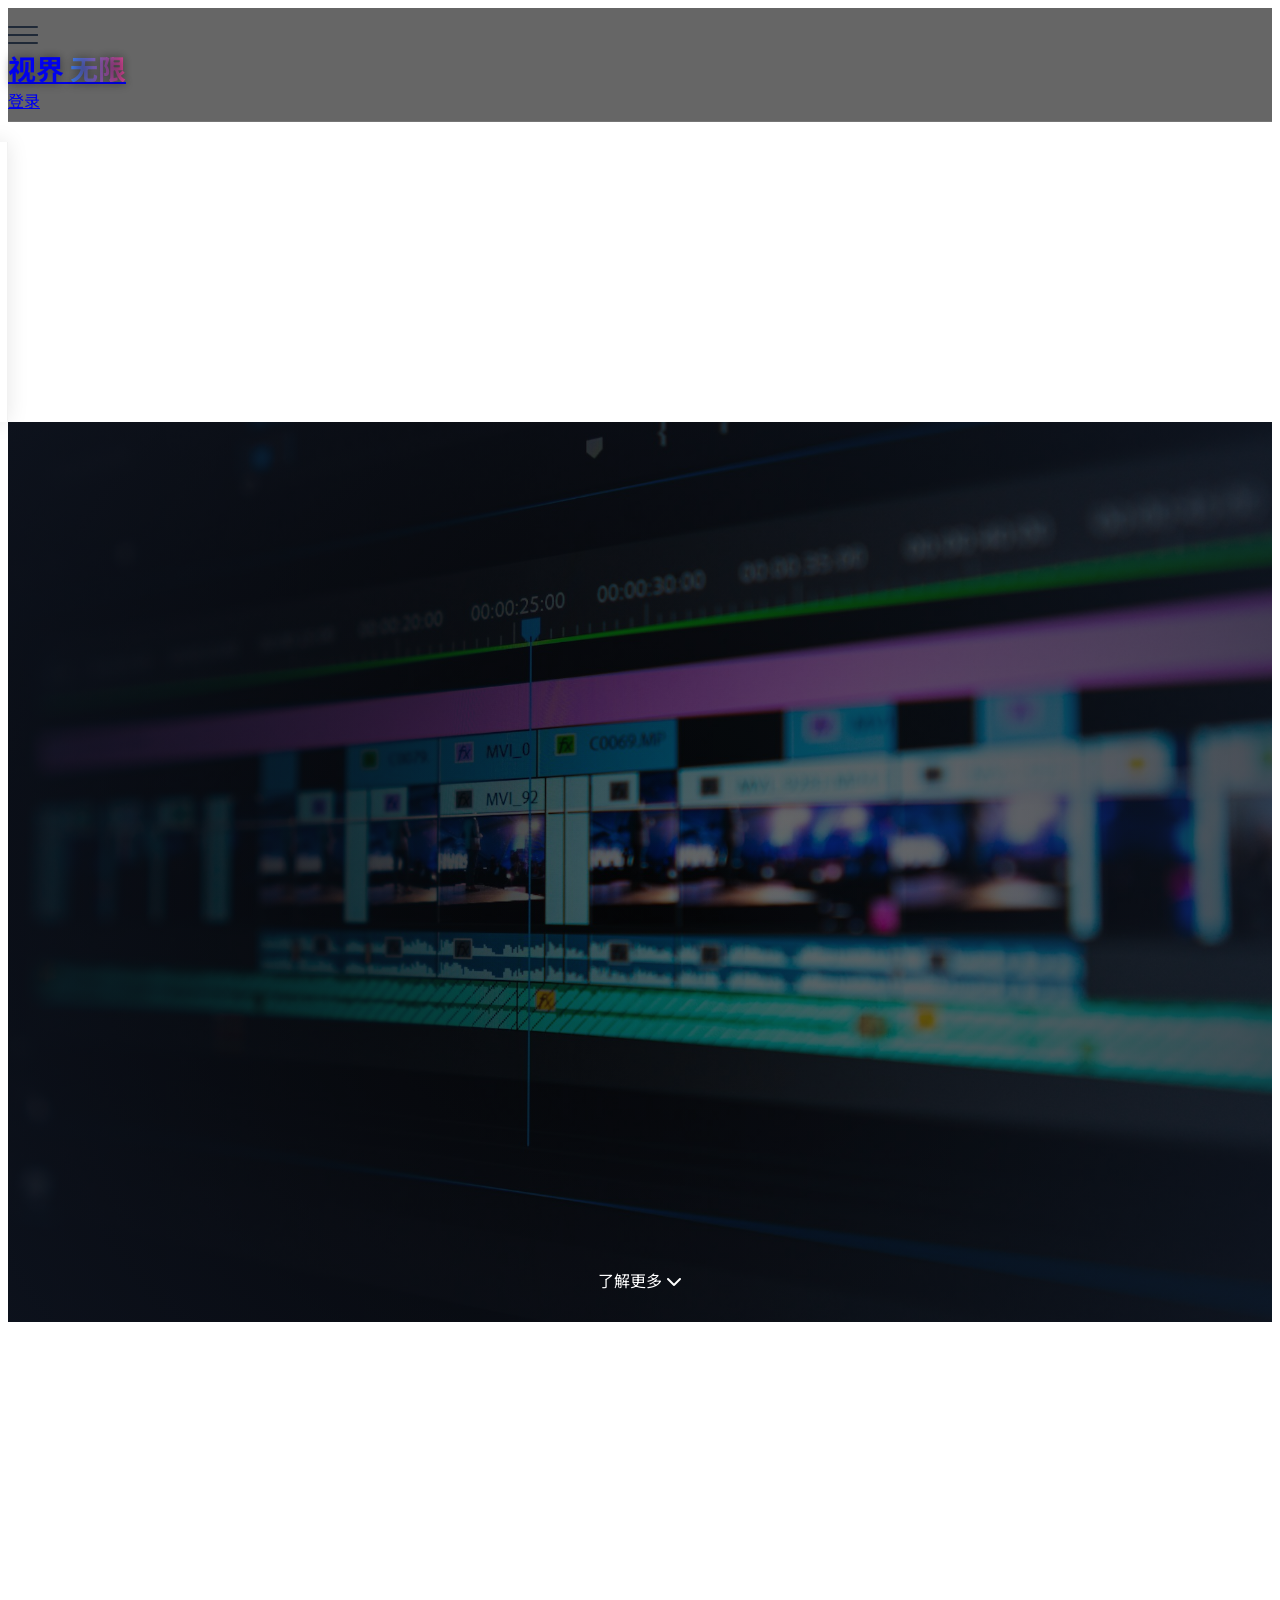
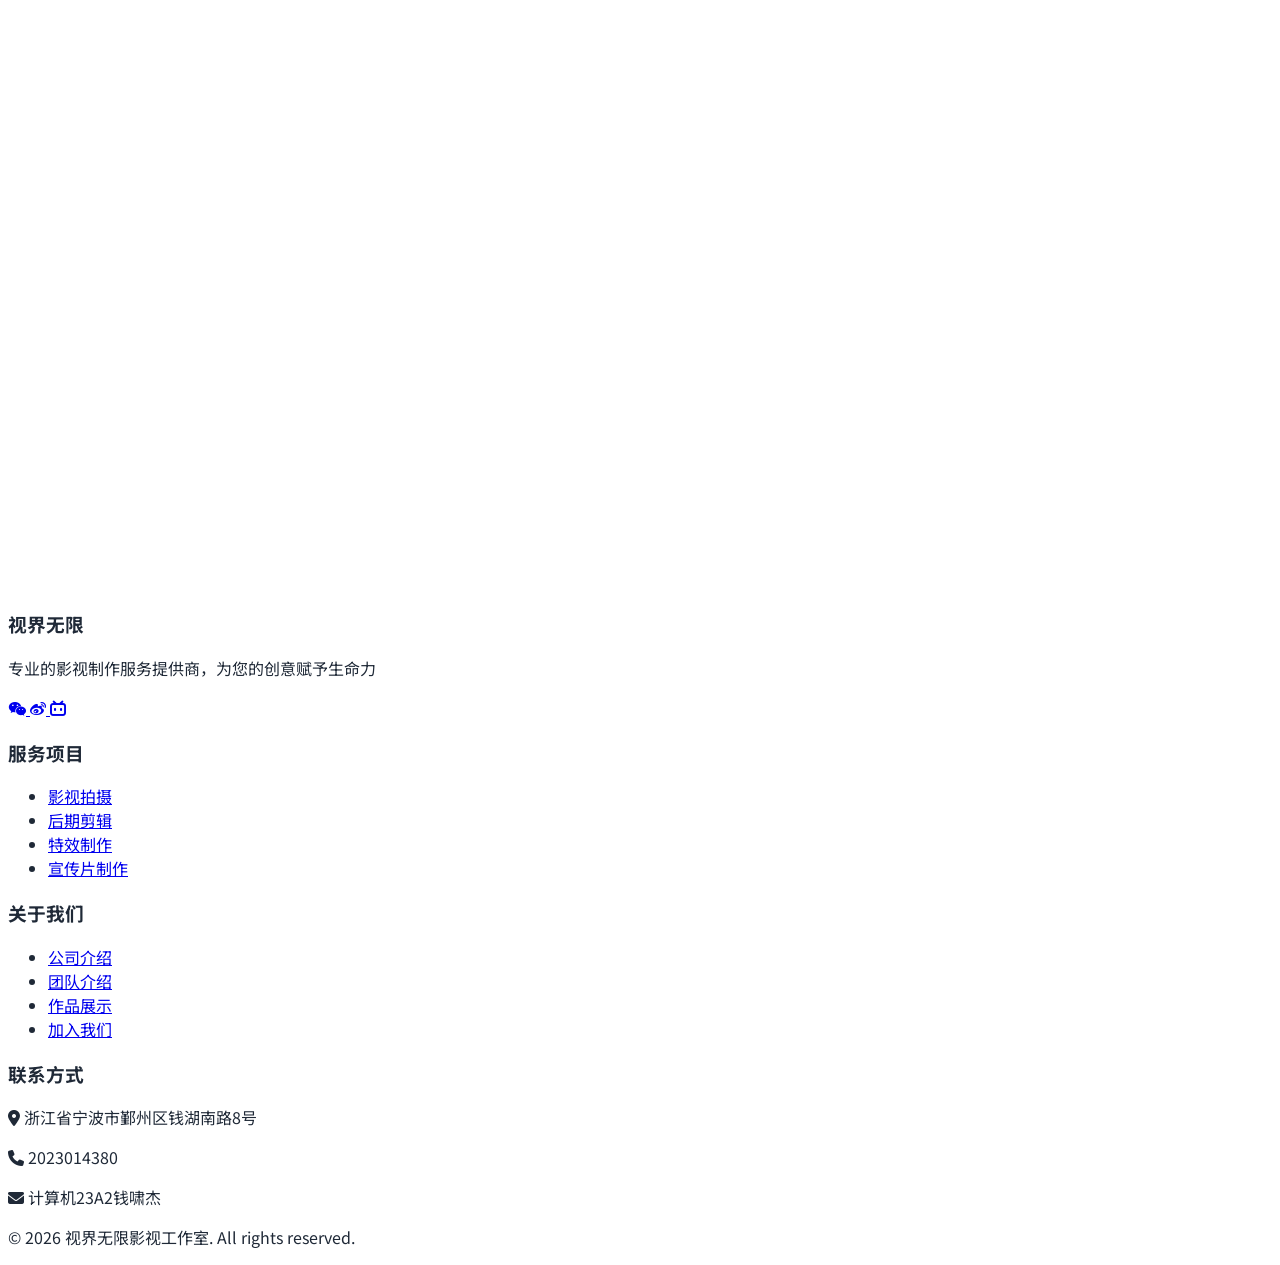
<file: test1/index.html>
<!DOCTYPE html>
<html lang="zh-CN">
<head>
    <meta charset="UTF-8">
    <meta name="viewport" content="width=device-width, initial-scale=1.0">
    <title>视界无限影视工作室 - 专业影视制作服务</title>
    <!-- Font Awesome -->
    <link rel="stylesheet" href="https://cdn.staticfile.org/font-awesome/6.4.0/css/all.min.css">
    <!-- Tailwind CSS -->
    <link rel="stylesheet" href="https://cdn.staticfile.org/tailwindcss/2.2.19/tailwind.min.css">
    <!-- Google Fonts -->
    <link href="https://fonts.googleapis.com/css2?family=Noto+Serif+SC:wght@400;500;600;700&family=Noto+Sans+SC:wght@300;400;500;700&display=swap" rel="stylesheet">
    <!-- AOS Animation Library -->
    <link href="https://cdn.jsdelivr.net/npm/aos@2.3.4/dist/aos.css" rel="stylesheet">
    <style>
        :root {
            --primary-color: #2D3748;
            --secondary-color: #4A5568;
            --accent-color: #3B82F6;
            --accent-hover: #2563EB;
            --background-light: #FFFFFF;
            --background-dark: #111827;
            --text-light: #1F2937;
            --text-dark: #F9FAFB;
            --gradient-start: #3B82F6;
            --gradient-mid: #8B5CF6;
            --gradient-end: #EC4899;
        }

        body {
            font-family: 'Noto Sans SC', sans-serif;
            transition: all 0.5s ease;
            overflow-x: hidden;
        }

        .dark-mode {
            background-color: var(--background-dark);
            color: var(--text-dark);
        }

        .light-mode {
            background-color: var(--background-light);
            color: var(--text-light);
        }

        .hero-section {
            min-height: 100vh;
            background: linear-gradient(to right, rgba(0, 0, 0, 0.8), rgba(0, 0, 0, 0.4)), 
                        url('img/hero/hero-bg.jpg');
            background-size: cover;
            background-position: center;
            display: flex;
            align-items: center;
            justify-content: center;
            position: relative;
            overflow: hidden;
            text-align: center;
            color: white;
        }

        .hero-overlay {
            position: absolute;
            top: 0;
            left: 0;
            width: 100%;
            height: 100%;
            background: radial-gradient(circle at center, rgba(17, 24, 39, 0), rgba(17, 24, 39, 0.7));
            z-index: 1;
        }

        .hero-content {
            position: relative;
            z-index: 10;
        }

        .gradient-text {
            background: linear-gradient(to right, var(--gradient-start), var(--gradient-end));
            -webkit-background-clip: text;
            -webkit-text-fill-color: transparent;
            background-clip: text;
            color: transparent;
        }

        .hero-title-animation {
            animation: textReveal 1.5s ease forwards;
            opacity: 0;
            transform: translateY(20px);
        }

        @keyframes textReveal {
            0% {
                opacity: 0;
                transform: translateY(30px);
            }
            100% {
                opacity: 1;
                transform: translateY(0);
            }
        }

        .navbar {
            transition: all 0.5s ease;
            padding: 0.6rem 0;
            backdrop-filter: blur(10px);
            background-color: rgba(0, 0, 0, 0.6);
            border-bottom: 1px solid rgba(255, 255, 255, 0.1);
        }

        .navbar.scrolled {
            padding: 0.5rem 0;
            background-color: rgba(255, 255, 255, 0.95);
            box-shadow: 0 4px 30px rgba(0, 0, 0, 0.1);
        }

        .dark-mode .navbar.scrolled {
            background-color: rgba(17, 24, 39, 0.95);
        }

        .site-logo {
            font-size: 1.75rem;
            font-weight: 700;
            position: relative;
            z-index: 1;
        }

        .logo-shadow {
            text-shadow: 0 0 10px rgba(0, 0, 0, 0.5);
        }

        .service-card {
            transition: all 0.4s cubic-bezier(0.175, 0.885, 0.32, 1.275);
            border: 1px solid rgba(255, 255, 255, 0.1);
            backdrop-filter: blur(10px);
            background: rgba(255, 255, 255, 0.05);
            border-radius: 16px;
            overflow: hidden;
        }

        .service-card:hover {
            transform: translateY(-10px);
            box-shadow: 0 20px 25px -5px rgba(0, 0, 0, 0.1), 0 10px 10px -5px rgba(0, 0, 0, 0.04);
            border-color: var(--accent-color);
        }

        .service-card:hover .service-icon {
            transform: scale(1.1);
            color: var(--accent-color);
        }

        .service-icon {
            transition: all 0.4s ease;
            font-size: 2.5rem;
        }

        .cta-button {
            position: relative;
            overflow: hidden;
            transition: all 0.5s ease;
            z-index: 1;
        }

        .cta-button:before {
            content: "";
            position: absolute;
            top: 0;
            left: 0;
            width: 0;
            height: 100%;
            background: linear-gradient(to right, var(--gradient-start), var(--gradient-mid));
            transition: all 0.5s ease;
            z-index: -1;
        }

        .cta-button:hover:before {
            width: 100%;
        }

        .sidebar {
            transform: translateX(-100%);
            transition: all 0.5s cubic-bezier(0.77, 0, 0.175, 1);
            background: rgba(255, 255, 255, 0.05);
            backdrop-filter: blur(15px);
            border-right: 1px solid rgba(255, 255, 255, 0.1);
        }

        .dark-mode .sidebar {
            background: rgba(17, 24, 39, 0.8);
            border-right: 1px solid rgba(255, 255, 255, 0.05);
        }

        .light-mode .sidebar {
            background: rgba(255, 255, 255, 0.95);
            border-right: 1px solid rgba(0, 0, 0, 0.05);
            box-shadow: 0 0 20px rgba(0, 0, 0, 0.1);
        }

        .sidebar.active {
            transform: translateX(0);
        }
        
        /* 添加侧边栏遮罩 */
        .sidebar-overlay {
            position: fixed;
            top: 0;
            left: 0;
            width: 100%;
            height: 100%;
            background-color: rgba(0, 0, 0, 0.5);
            z-index: 39;
            opacity: 0;
            visibility: hidden;
            transition: all 0.5s cubic-bezier(0.77, 0, 0.175, 1);
            backdrop-filter: blur(5px);
        }
        
        .sidebar-overlay.active {
            opacity: 1;
            visibility: visible;
        }

        .menu-item {
            position: relative;
            padding: 0.75rem 1rem;
            transition: all 0.3s ease;
            margin-bottom: 0.5rem;
            border-radius: 8px;
        }

        .menu-item:hover {
            background: rgba(59, 130, 246, 0.1);
        }

        .menu-item::before {
            content: '';
            position: absolute;
            left: 0;
            top: 0;
            height: 100%;
            width: 0;
            background: var(--accent-color);
            border-radius: 8px 0 0 8px;
            transition: all 0.3s ease;
        }

        .menu-item:hover::before {
            width: 4px;
        }

        /* 改善侧边栏暗模式下的文字对比度 */
        .dark-mode .sidebar .menu-item {
            color: white;
        }
        
        .dark-mode .sidebar a {
            color: rgba(255, 255, 255, 0.9);
        }
        
        .dark-mode .sidebar a:hover {
            color: rgba(59, 130, 246, 1);
        }

        .scroll-down {
            position: absolute;
            bottom: 30px;
            left: 50%;
            transform: translateX(-50%);
            animation: bounce 2s infinite;
            z-index: 10;
        }

        @keyframes bounce {
            0%, 20%, 50%, 80%, 100% {
                transform: translateY(0) translateX(-50%);
            }
            40% {
                transform: translateY(-20px) translateX(-50%);
            }
            60% {
                transform: translateY(-10px) translateX(-50%);
            }
        }

        @media (max-width: 768px) {
            .hero-title {
                font-size: 2.5rem;
            }
        }

        /* Toggle Button Animation */
        .menu-toggle {
            width: 30px;
            height: 30px;
            position: relative;
            cursor: pointer;
        }

        .menu-toggle span {
            display: block;
            position: absolute;
            height: 2px;
            width: 100%;
            background: currentColor;
            border-radius: 2px;
            opacity: 1;
            left: 0;
            transform: rotate(0deg);
            transition: all 0.3s ease;
        }

        .menu-toggle span:nth-child(1) {
            top: 8px;
        }

        .menu-toggle span:nth-child(2), .menu-toggle span:nth-child(3) {
            top: 16px;
        }

        .menu-toggle span:nth-child(4) {
            top: 24px;
        }

        .menu-toggle.active span:nth-child(1) {
            top: 16px;
            width: 0%;
            left: 50%;
        }

        .menu-toggle.active span:nth-child(2) {
            transform: rotate(45deg);
        }

        .menu-toggle.active span:nth-child(3) {
            transform: rotate(-45deg);
        }

        .menu-toggle.active span:nth-child(4) {
            top: 16px;
            width: 0%;
            left: 50%;
        }

        /* Theme toggle switch */
        .theme-switch {
            position: relative;
            width: 60px;
            height: 30px;
            border-radius: 15px;
            background: rgba(255, 255, 255, 0.2);
            transition: all 0.3s ease;
        }

        .theme-switch::after {
            content: '';
            position: absolute;
            top: 3px;
            left: 3px;
            width: 24px;
            height: 24px;
            border-radius: 50%;
            background: white;
            transition: all 0.3s ease;
            display: flex;
            align-items: center;
            justify-content: center;
            box-shadow: 0 2px 10px rgba(0, 0, 0, 0.2);
        }

        .dark-mode .theme-switch {
            background: rgba(59, 130, 246, 0.6);
        }

        .dark-mode .theme-switch::after {
            transform: translateX(30px);
            background: var(--background-dark);
        }
    </style>
</head>
<body class="light-mode">
    <!-- 导航栏 -->
    <nav id="navbar" class="navbar fixed w-full z-50 transition-all">
        <div class="container mx-auto px-4">
            <div class="flex items-center h-12">
                <!-- 左侧功能区 -->
                <div class="flex items-center">
                    <!-- 侧边栏按钮 -->
                    <div id="sidebar-toggle" class="menu-toggle text-white hover:text-blue-300 transition-colors">
                        <span></span>
                        <span></span>
                        <span></span>
                        <span></span>
                    </div>
                </div>
                
                <!-- Logo (居中) -->
                <div class="flex-1 flex justify-center">
                    <a href="index.html" class="site-logo inline-flex items-center">
                        <span class="text-white logo-shadow">视界</span>
                        <span class="gradient-text logo-shadow ml-1">无限</span>
                    </a>
                </div>

                <!-- 右侧功能区 -->
                <div class="flex items-center space-x-4">
                    <!-- 登录按钮 -->
                    <a href="login.html" class="cta-button bg-blue-600 text-white px-5 py-2 rounded-lg hover:bg-blue-700 transition-all shadow-lg text-sm font-medium">
                        登录
                    </a>
                </div>
            </div>
        </div>
    </nav>

    <!-- 侧边栏 -->
    <div id="sidebar" class="sidebar fixed top-0 left-0 h-full w-72 shadow-lg z-40">
        <div class="p-6 h-full flex flex-col">
            <div class="flex justify-between items-center mb-10">
                <h2 class="text-2xl font-bold text-gray-800 dark:text-white">菜单导航</h2>
                <button id="close-sidebar" class="text-gray-600 dark:text-gray-300 hover:text-gray-900 dark:hover:text-white p-2 rounded-full hover:bg-gray-200 dark:hover:bg-gray-700 transition-colors">
                    <i class="fas fa-times text-xl"></i>
                </button>
            </div>
            
            <ul class="space-y-2 flex-1">
                <li>
                    <a href="materials.html" class="menu-item flex items-center text-gray-700 dark:text-gray-100 hover:text-blue-600 dark:hover:text-blue-400">
                        <i class="fas fa-photo-film mr-3 text-lg"></i>
                        <span>素材购买</span>
                    </a>
                </li>
                <li>
                    <a href="cooperation.html" class="menu-item flex items-center text-gray-700 dark:text-gray-100 hover:text-blue-600 dark:hover:text-blue-400">
                        <i class="fas fa-video mr-3 text-lg"></i>
                        <span>专业拍摄</span>
                    </a>
                </li>
                <li>
                    <a href="cooperation.html" class="menu-item flex items-center text-gray-700 dark:text-gray-100 hover:text-blue-600 dark:hover:text-blue-400">
                        <i class="fas fa-film mr-3 text-lg"></i>
                        <span>后期剪辑</span>
                    </a>
                </li>
                <li>
                    <a href="cooperation.html" class="menu-item flex items-center text-gray-700 dark:text-gray-100 hover:text-blue-600 dark:hover:text-blue-400">
                        <i class="fas fa-camera mr-3 text-lg"></i>
                        <span>器材推荐</span>
                    </a>
                </li>
                <li>
                    <a href="cooperation.html" class="menu-item flex items-center text-gray-700 dark:text-gray-100 hover:text-blue-600 dark:hover:text-blue-400">
                        <i class="fas fa-users mr-3 text-lg"></i>
                        <span>人才招聘</span>
                    </a>
                </li>
                <li>
                    <a href="cooperation.html" class="menu-item flex items-center text-gray-700 dark:text-gray-100 hover:text-blue-600 dark:hover:text-blue-400">
                        <i class="fas fa-envelope mr-3 text-lg"></i>
                        <span>联系我们</span>
                    </a>
                </li>
            </ul>
            
            <div class="mt-auto pt-6 border-t border-gray-200 dark:border-gray-700">
                <div class="flex items-center text-gray-600 dark:text-gray-400">
                    <i class="fas fa-headset mr-3"></i>
                    <span>客服热线: 2023014380</span>
                </div>
            </div>
        </div>
    </div>

    <!-- 侧边栏遮罩 -->
    <div id="sidebar-overlay" class="sidebar-overlay"></div>

    <!-- Hero Section -->
    <section class="hero-section">
        <div class="hero-overlay"></div>
        <div class="hero-content container mx-auto px-4">
            <div data-aos="fade-up" data-aos-duration="1000" data-aos-delay="200">
                <h1 class="hero-title text-5xl md:text-7xl font-bold mb-6 hero-title-animation">
                    <span class="block">视界无限</span>
                    <span class="block text-xl md:text-3xl mt-4 text-blue-200 font-light">创造无限可能的影像世界</span>
                </h1>
                <p class="text-xl md:text-2xl mb-10 max-w-2xl mx-auto text-gray-300" data-aos="fade-up" data-aos-delay="400">
                    专业影视制作，为您的创意注入灵魂，让每一帧画面都讲述动人故事
                </p>
                <div class="flex flex-col md:flex-row justify-center space-y-4 md:space-y-0 md:space-x-6" data-aos="fade-up" data-aos-delay="600">
                    <a href="materials.html" class="cta-button bg-blue-600 text-white px-8 py-4 rounded-lg transition-all shadow-xl text-lg">
                        素材购买
                    </a>
                    <a href="cooperation.html" class="cta-button bg-blue-600 text-white px-8 py-4 rounded-lg transition-all shadow-xl text-lg">
                        合作项目
                    </a>
                    <a href="submit.html" class="cta-button bg-blue-600 text-white px-8 py-4 rounded-lg transition-all shadow-xl text-lg">
                        作品投稿
                    </a>
                </div>
            </div>
        </div>
        <div class="scroll-down text-white text-center">
            <div class="flex flex-col items-center">
                <span class="text-sm mb-2">了解更多</span>
                <i class="fas fa-chevron-down"></i>
            </div>
        </div>
    </section>

    <!-- 关于我们 Section -->
    <section class="py-24 bg-gray-50 dark:bg-gray-900 relative">
        <div class="container mx-auto px-4">
            <h2 class="text-4xl font-bold text-center mb-16 relative" data-aos="fade-up">
                <span class="relative z-10 text-gray-800 dark:text-white">关于我们</span>
                <span class="absolute -bottom-3 left-1/2 transform -translate-x-1/2 w-20 h-1 bg-blue-600"></span>
            </h2>
            <div class="grid grid-cols-1 md:grid-cols-2 gap-16 items-center">
                <div class="space-y-6" data-aos="fade-right" data-aos-delay="200">
                    <h3 class="text-2xl font-semibold text-gray-800 dark:text-gray-100 mb-4">专业影视制作 · 十年匠心打磨</h3>
                    <p class="text-lg text-gray-600 dark:text-gray-300 leading-relaxed">
                        视界无限影视工作室是一家专业的影视制作机构，致力于为客户提供高品质的影视内容制作服务。我们拥有专业的团队和先进的设备，能够满足各类影视制作需求。
                    </p>
                    <p class="text-lg text-gray-600 dark:text-gray-300 leading-relaxed">
                        从前期策划到后期制作，我们提供一站式服务，确保每个项目都能达到最佳效果。无论是企业宣传片、短视频制作，还是大型影视项目，我们都能为您提供专业的解决方案。
                    </p>
                    <div class="pt-6">
                        <a href="#" class="inline-flex items-center px-4 py-2 rounded-md bg-blue-100 dark:bg-blue-900 text-blue-600 hover:text-blue-700 dark:text-blue-300 dark:hover:text-blue-200 text-lg font-medium transition-colors">
                            了解更多
                            <i class="fas fa-arrow-right ml-2 text-sm"></i>
                        </a>
                    </div>
                </div>
                <div class="relative" data-aos="fade-left" data-aos-delay="400">
                    <div class="absolute -top-4 -left-4 w-24 h-24 bg-blue-600 rounded-lg opacity-20 dark:opacity-30"></div>
                    <img src="img/about/film-equipment.jpg"
                         alt="专业影视器材" 
                         class="rounded-lg shadow-2xl relative z-10 w-full h-auto object-cover dark:border dark:border-gray-700">
                    <div class="absolute -bottom-4 -right-4 w-32 h-32 bg-purple-600 rounded-lg opacity-20 dark:opacity-30"></div>
                </div>
            </div>
        </div>
    </section>

    <!-- 页脚 -->
    <footer class="bg-gray-900 text-white py-16">
        <div class="container mx-auto px-4">
            <div class="grid grid-cols-1 md:grid-cols-4 gap-12">
                <div>
                    <h3 class="text-2xl font-bold mb-6">视界无限</h3>
                    <p class="text-gray-400 leading-relaxed">专业的影视制作服务提供商，为您的创意赋予生命力</p>
                    <div class="mt-6 flex space-x-4">
                        <a href="#" class="text-gray-400 hover:text-white transition-colors">
                            <i class="fab fa-weixin text-xl"></i>
                        </a>
                        <a href="#" class="text-gray-400 hover:text-white transition-colors">
                            <i class="fab fa-weibo text-xl"></i>
                        </a>
                        <a href="#" class="text-gray-400 hover:text-white transition-colors">
                            <i class="fab fa-bilibili text-xl"></i>
                        </a>
                    </div>
                </div>
                <div>
                    <h3 class="text-xl font-bold mb-6">服务项目</h3>
                    <ul class="space-y-3">
                        <li><a href="#" class="text-gray-400 hover:text-white transition-colors">影视拍摄</a></li>
                        <li><a href="#" class="text-gray-400 hover:text-white transition-colors">后期剪辑</a></li>
                        <li><a href="#" class="text-gray-400 hover:text-white transition-colors">特效制作</a></li>
                        <li><a href="#" class="text-gray-400 hover:text-white transition-colors">宣传片制作</a></li>
                    </ul>
                </div>
                <div>
                    <h3 class="text-xl font-bold mb-6">关于我们</h3>
                    <ul class="space-y-3">
                        <li><a href="#" class="text-gray-400 hover:text-white transition-colors">公司介绍</a></li>
                        <li><a href="#" class="text-gray-400 hover:text-white transition-colors">团队介绍</a></li>
                        <li><a href="#" class="text-gray-400 hover:text-white transition-colors">作品展示</a></li>
                        <li><a href="#" class="text-gray-400 hover:text-white transition-colors">加入我们</a></li>
                    </ul>
                </div>
                <div>
                    <h3 class="text-xl font-bold mb-6">联系方式</h3>
                    <div class="space-y-4">
                        <p class="text-gray-400 flex items-center">
                            <i class="fas fa-map-marker-alt mr-3"></i>
                            浙江省宁波市鄞州区钱湖南路8号
                        </p>
                        <p class="text-gray-400 flex items-center">
                            <i class="fas fa-phone mr-3"></i>
                            2023014380
                        </p>
                        <p class="text-gray-400 flex items-center">
                            <i class="fas fa-envelope mr-3"></i>
                            计算机23A2钱啸杰
                        </p>
                    </div>
                </div>
            </div>
            <div class="mt-12 pt-8 border-t border-gray-800 text-center text-gray-400">
                <p>&copy; 2026 视界无限影视工作室. All rights reserved.</p>
            </div>
        </div>
    </footer>

    <!-- JavaScript -->
    <script src="https://cdn.jsdelivr.net/npm/aos@2.3.4/dist/aos.js"></script>
    <script>
        // 初始化AOS动画库
        document.addEventListener('DOMContentLoaded', function() {
            AOS.init();
            
            // 确保总是使用日间模式
            document.body.classList.remove('dark-mode');
            document.body.classList.add('light-mode');
            localStorage.setItem('theme', 'light');
        });

        // 导航栏滚动效果
        const navbar = document.getElementById('navbar');
        window.addEventListener('scroll', () => {
            if (window.scrollY > 50) {
                navbar.classList.add('scrolled');
            } else {
                navbar.classList.remove('scrolled');
            }
        });

        // 侧边栏切换
        const sidebarToggle = document.getElementById('sidebar-toggle');
        const closeSidebar = document.getElementById('close-sidebar');
        const sidebar = document.getElementById('sidebar');
        const sidebarOverlay = document.getElementById('sidebar-overlay');

        // 打开侧边栏
        sidebarToggle.addEventListener('click', () => {
            sidebar.classList.add('active');
            sidebarOverlay.classList.add('active');
            sidebarToggle.classList.add('active');
            document.body.style.overflow = 'hidden'; // 防止背景滚动
        });

        // 关闭侧边栏函数
        function closeSidebarFunc() {
            sidebar.classList.remove('active');
            sidebarOverlay.classList.remove('active');
            sidebarToggle.classList.remove('active');
            document.body.style.overflow = ''; // 恢复滚动
        }

        // 关闭侧边栏（通过按钮）
        closeSidebar.addEventListener('click', closeSidebarFunc);

        // 点击遮罩关闭侧边栏
        sidebarOverlay.addEventListener('click', closeSidebarFunc);
    </script>
</body>
</html>
</file>
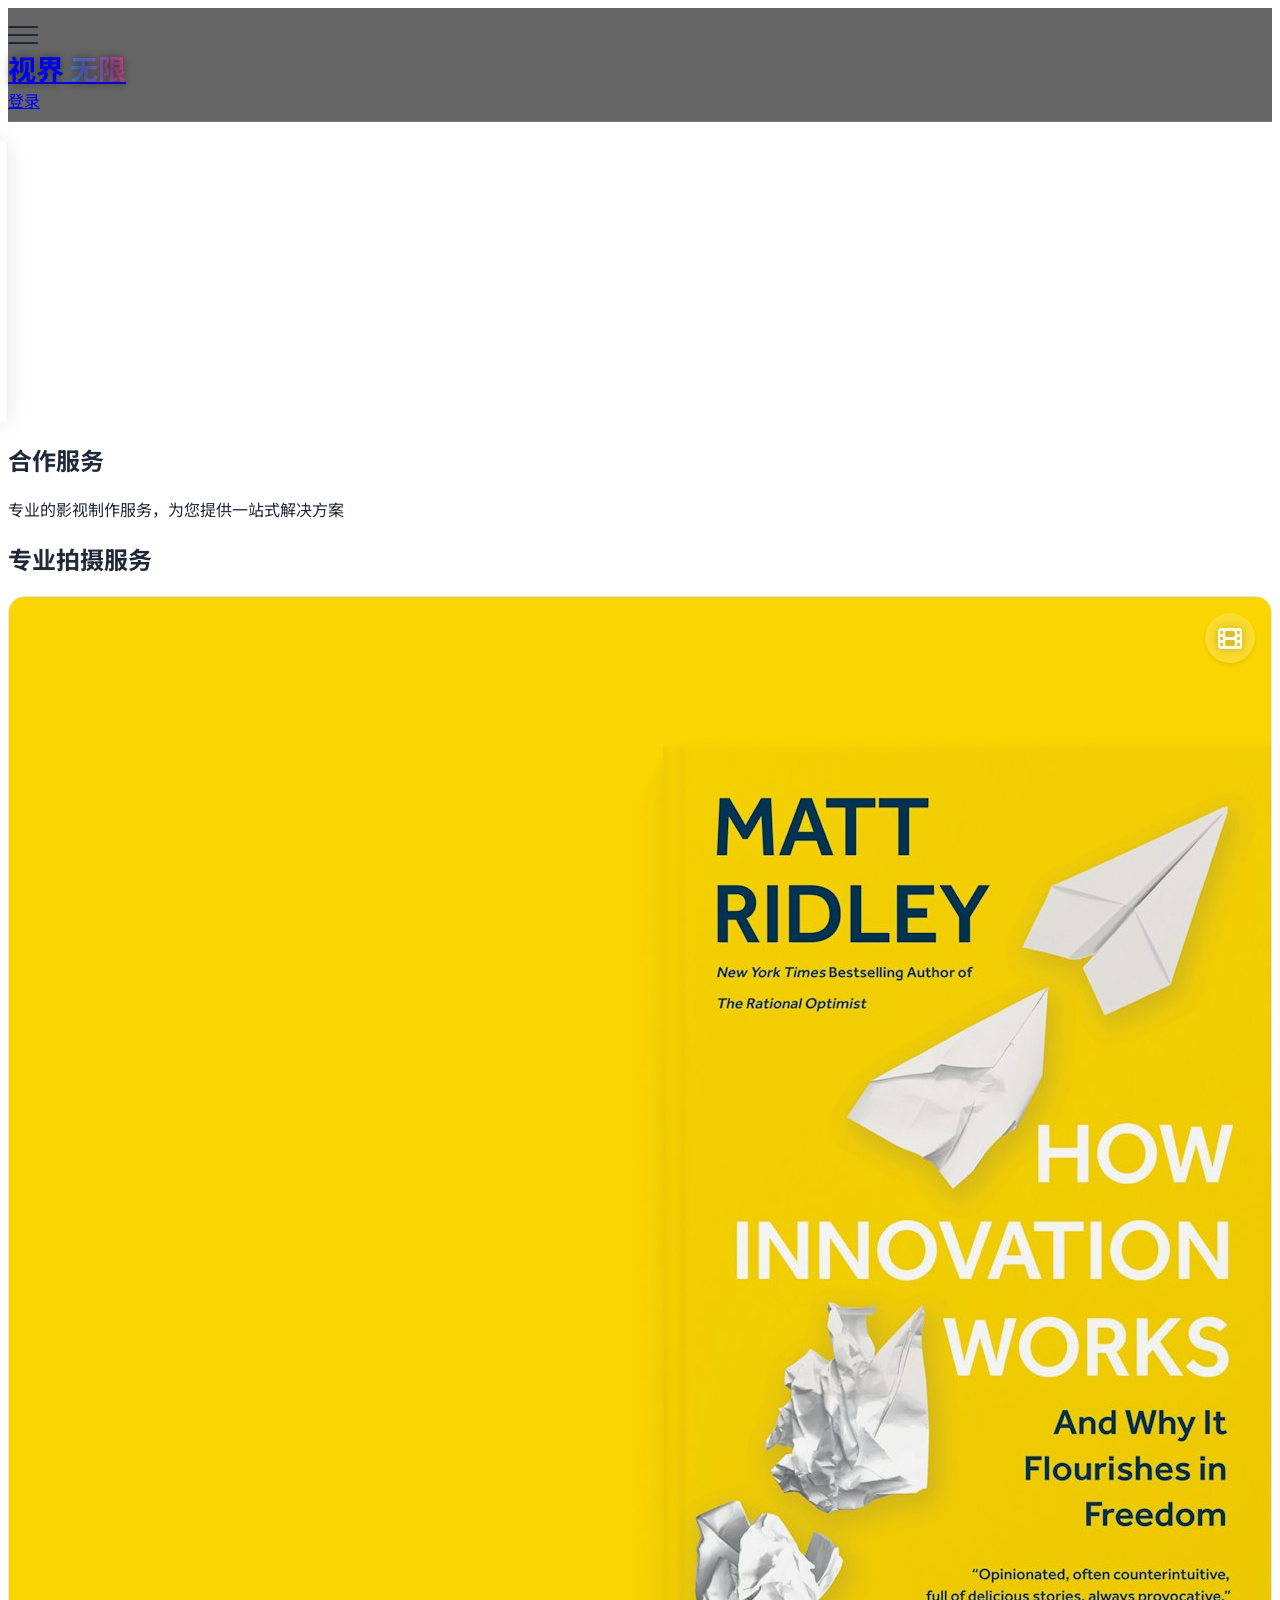
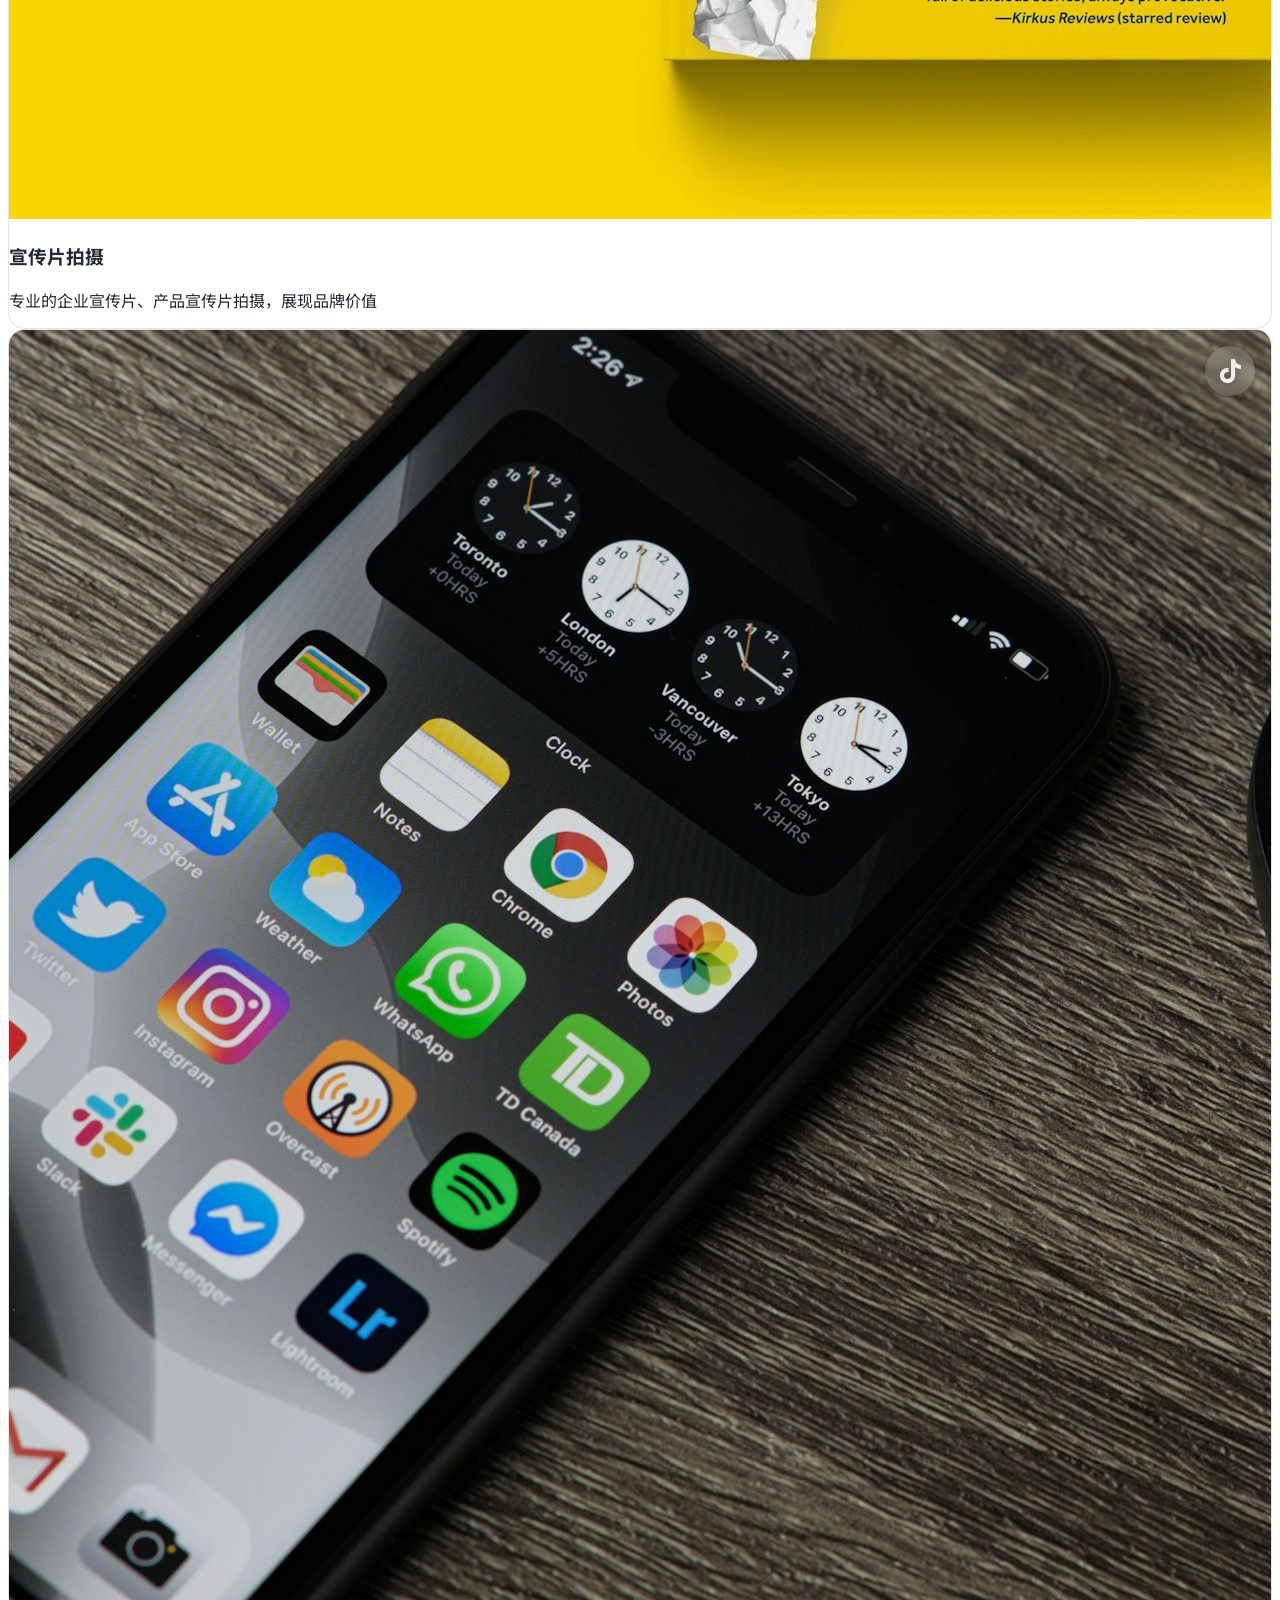
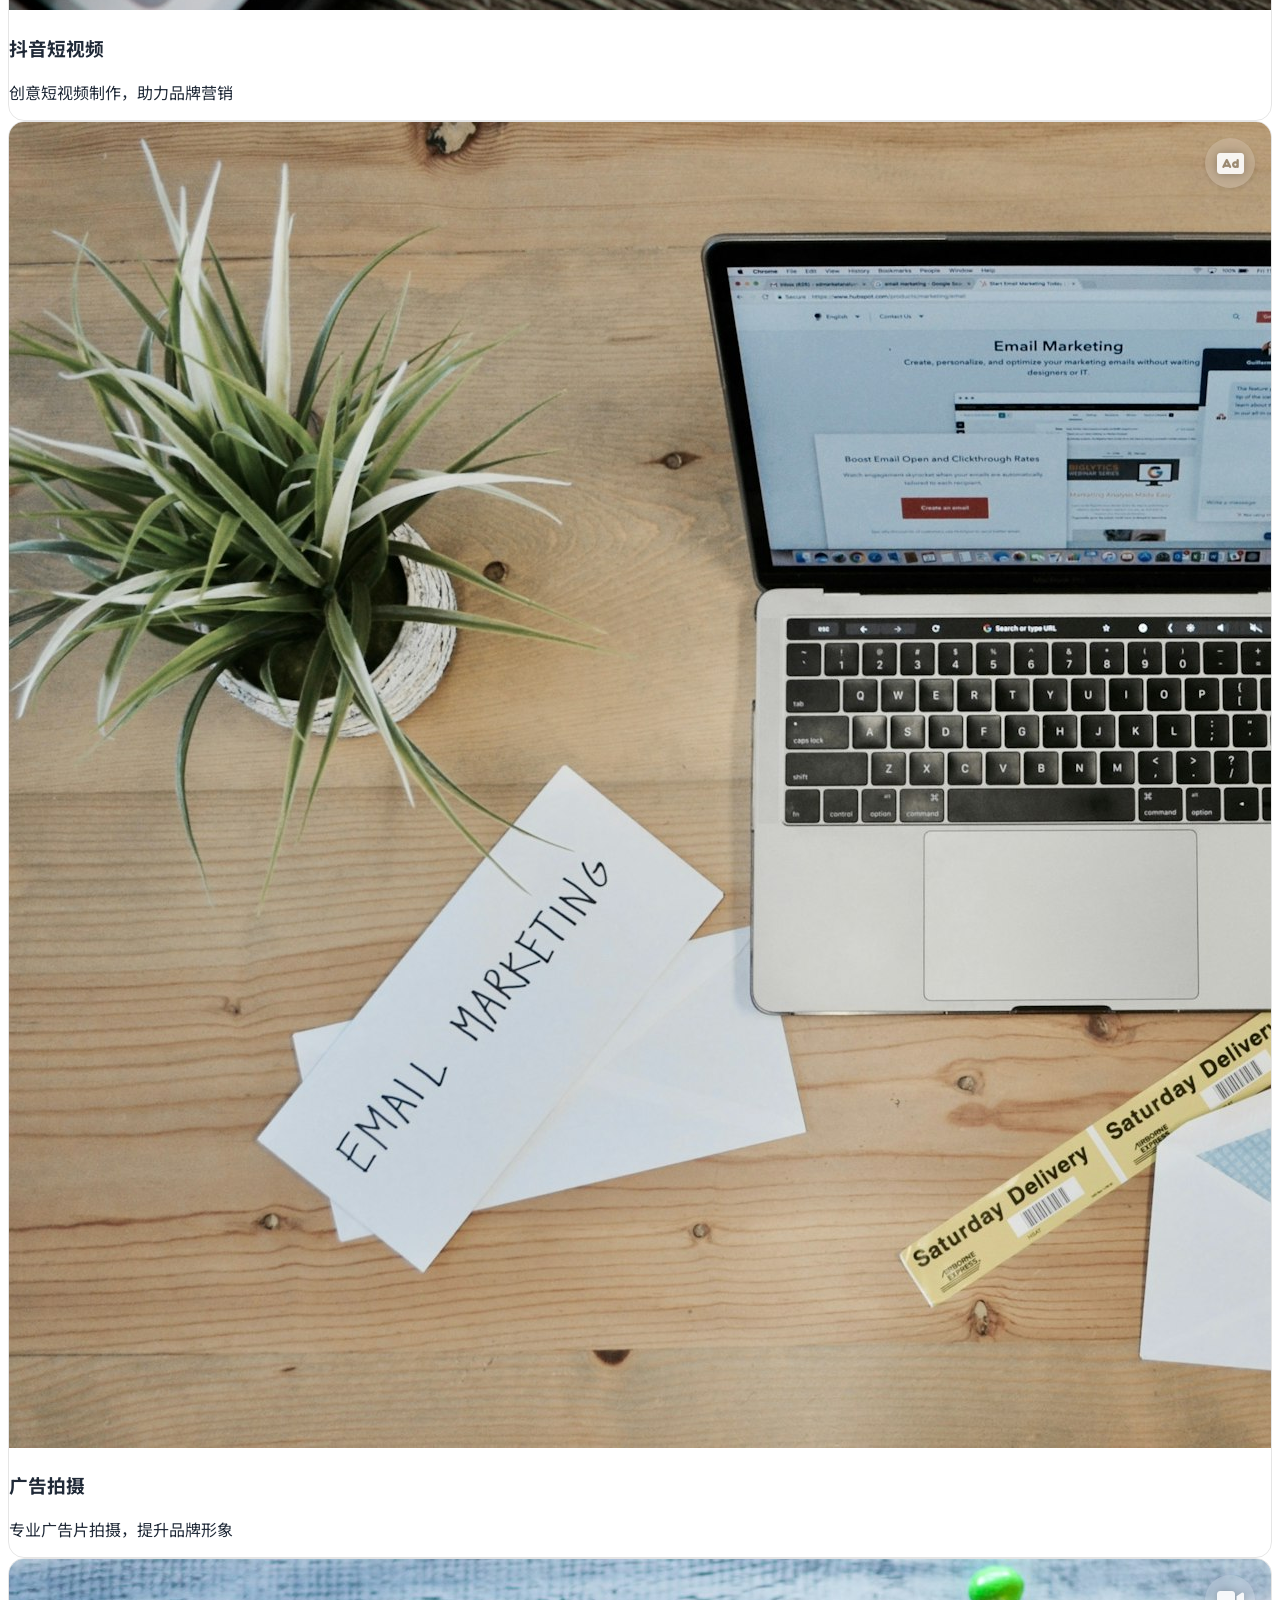
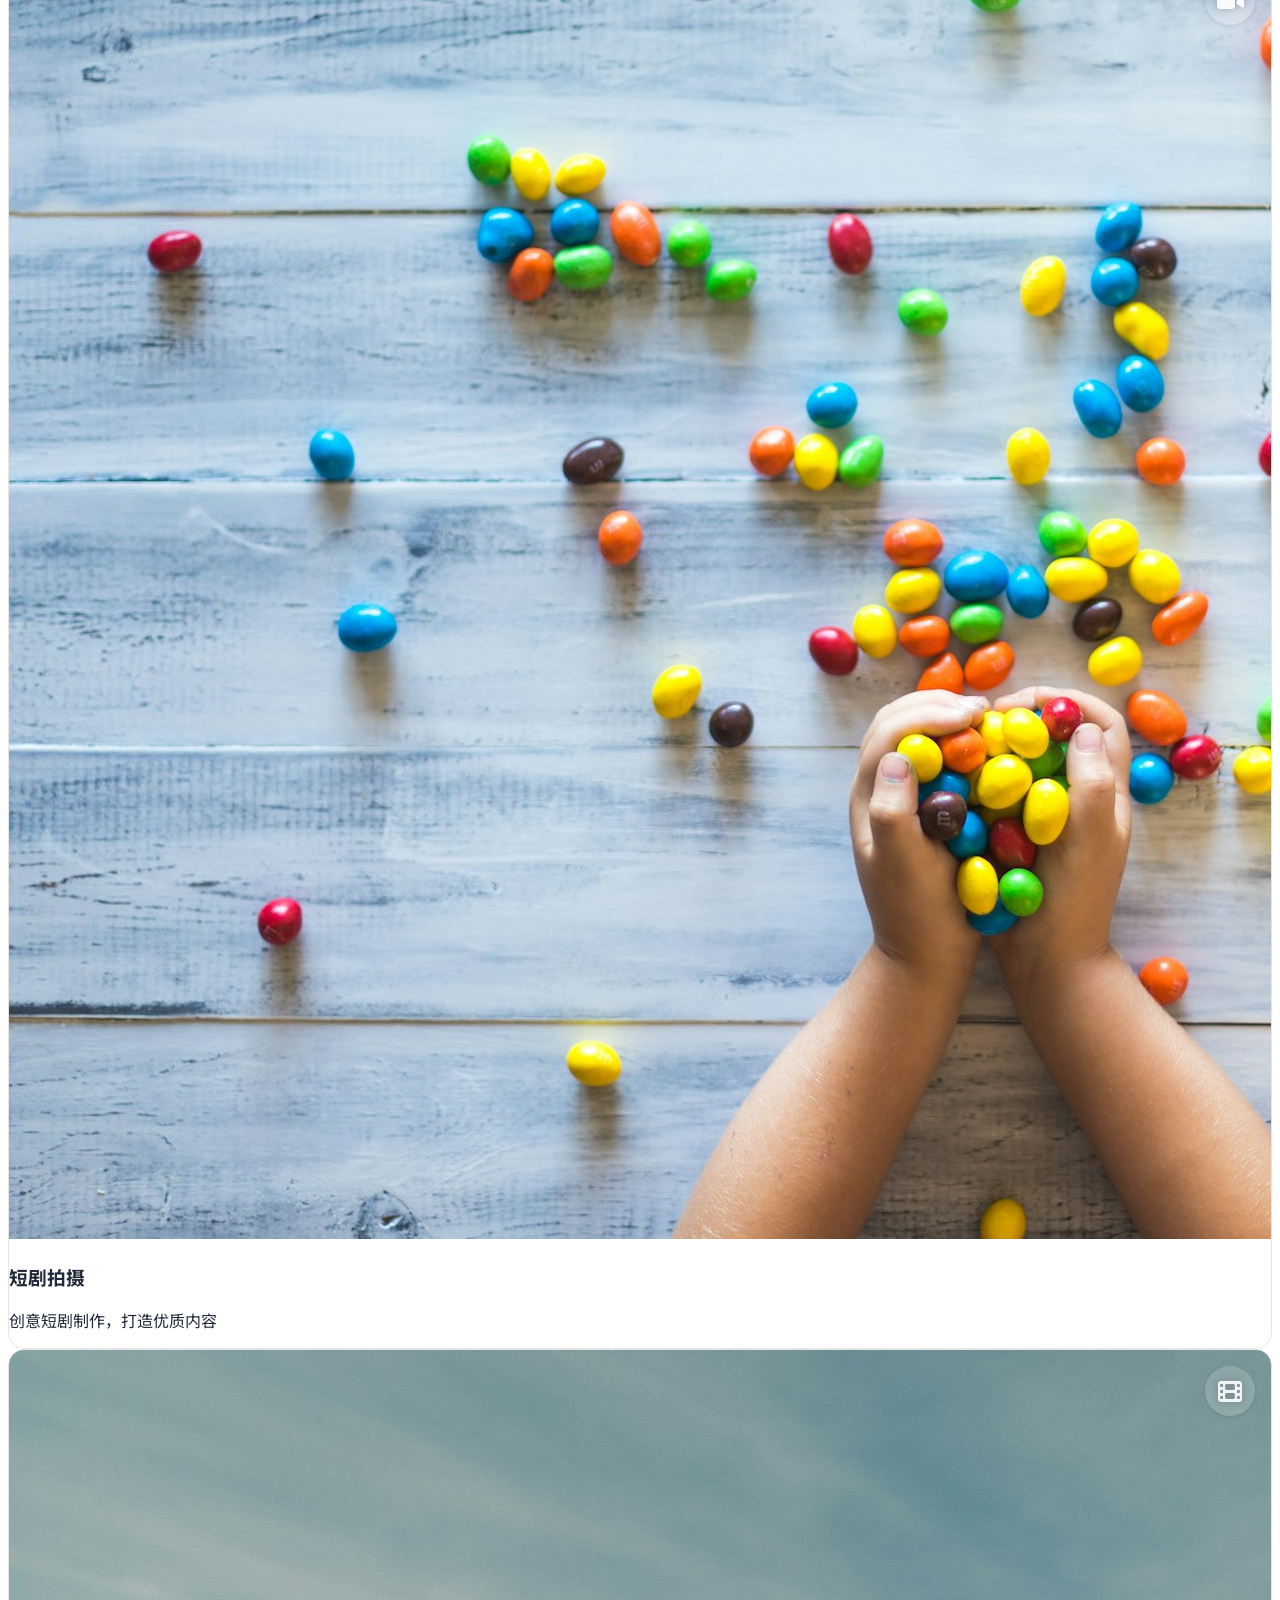
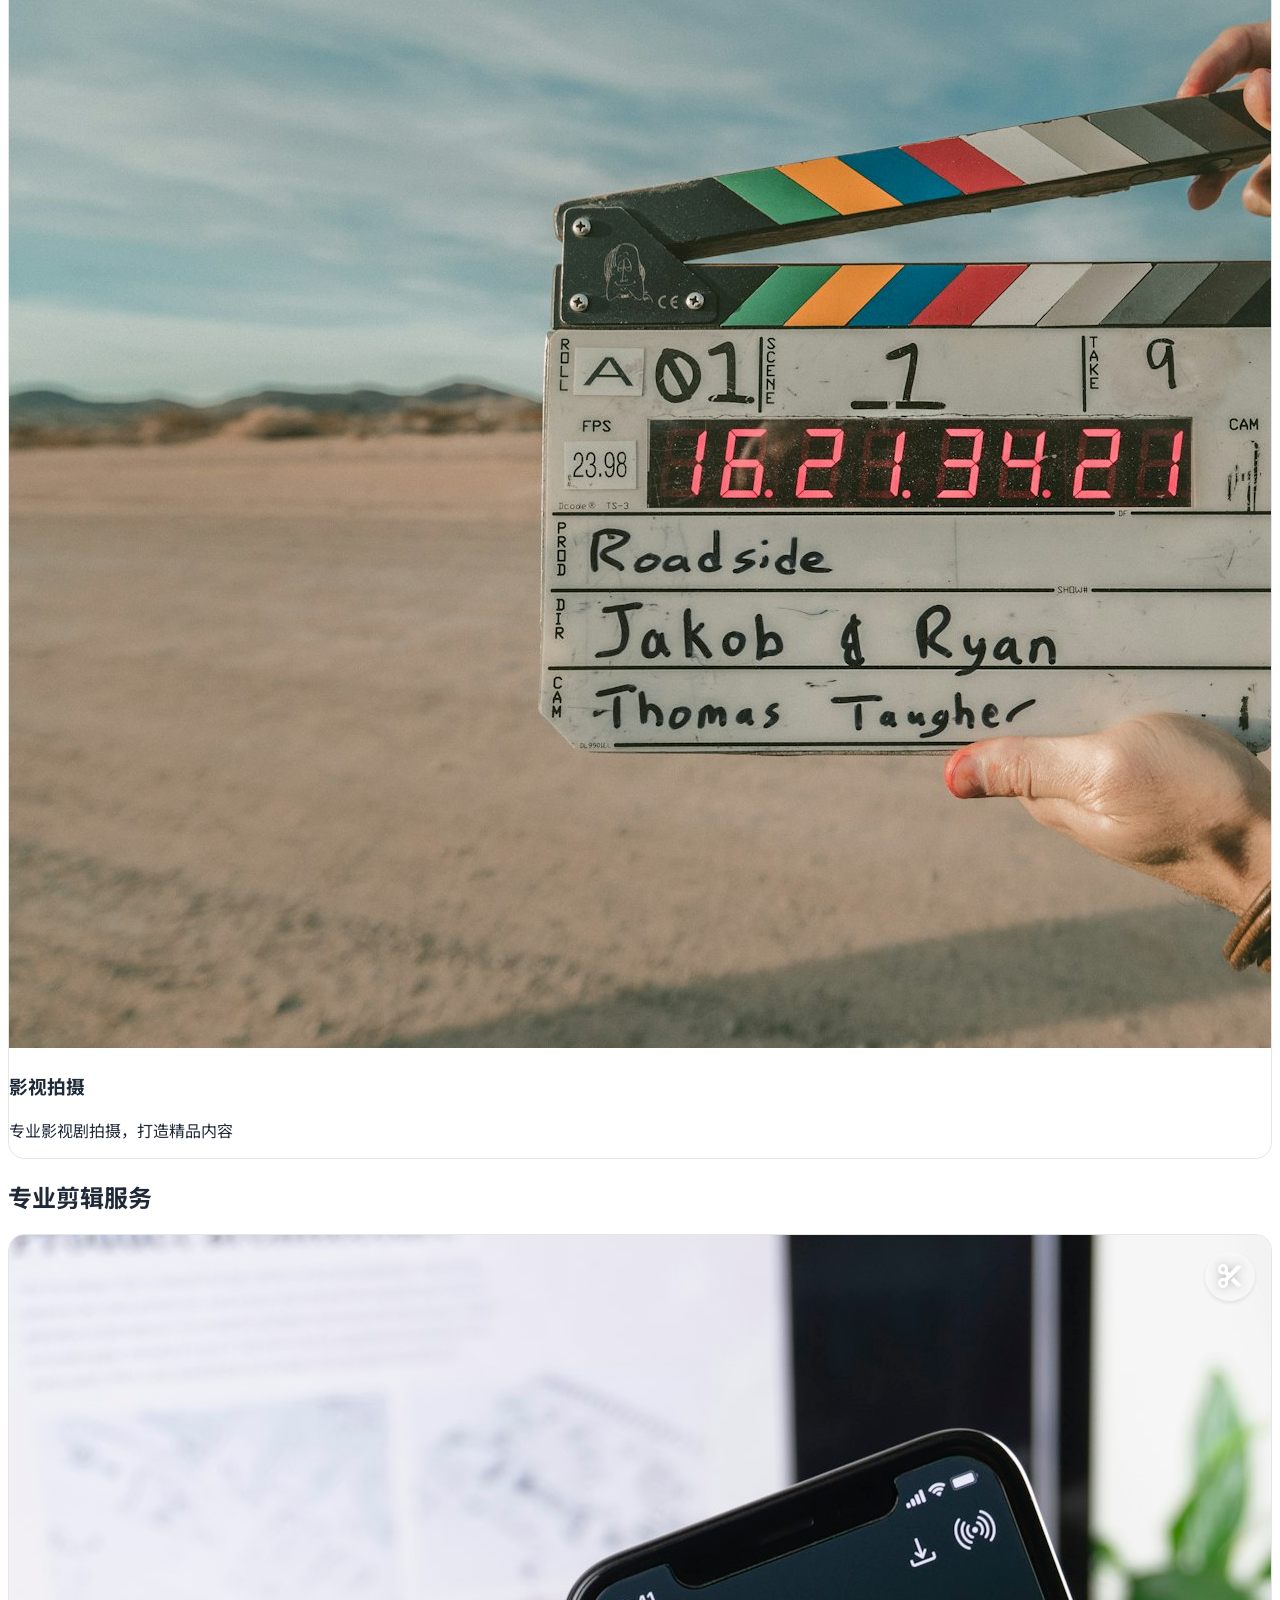
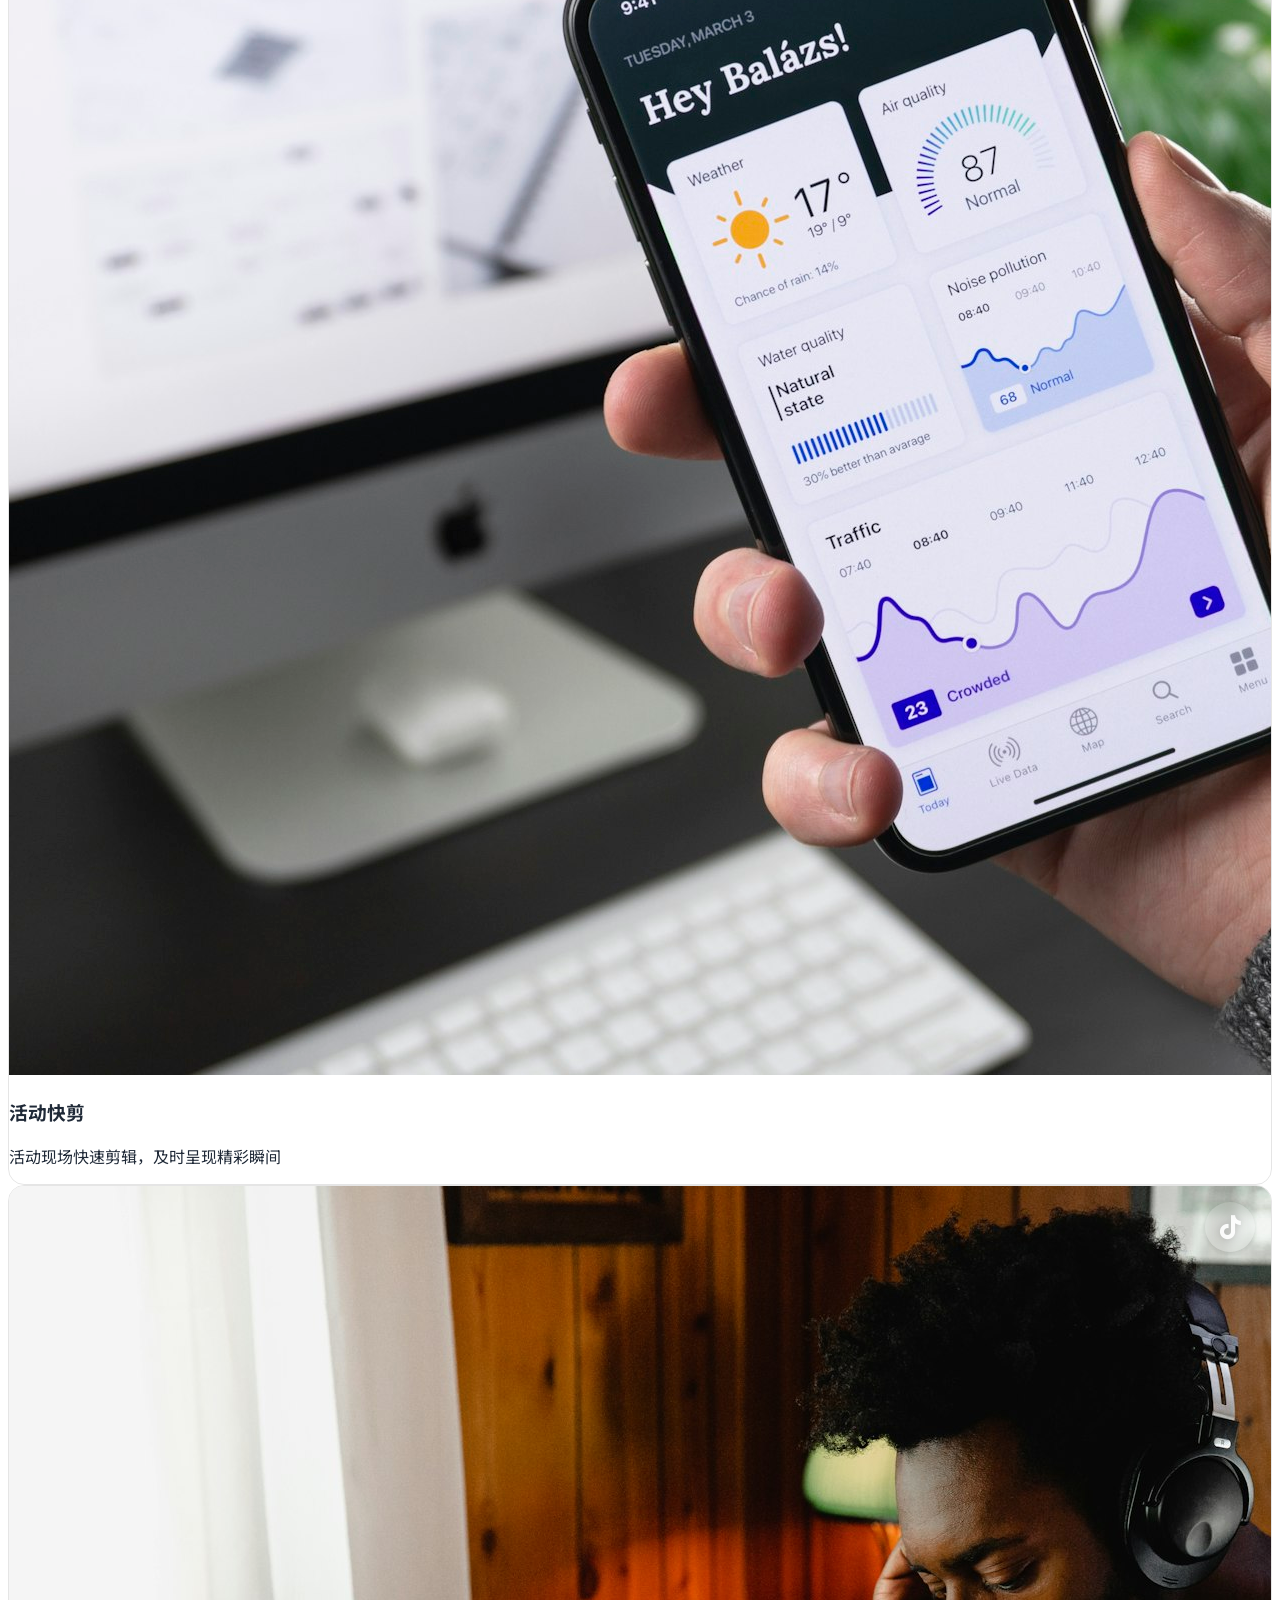
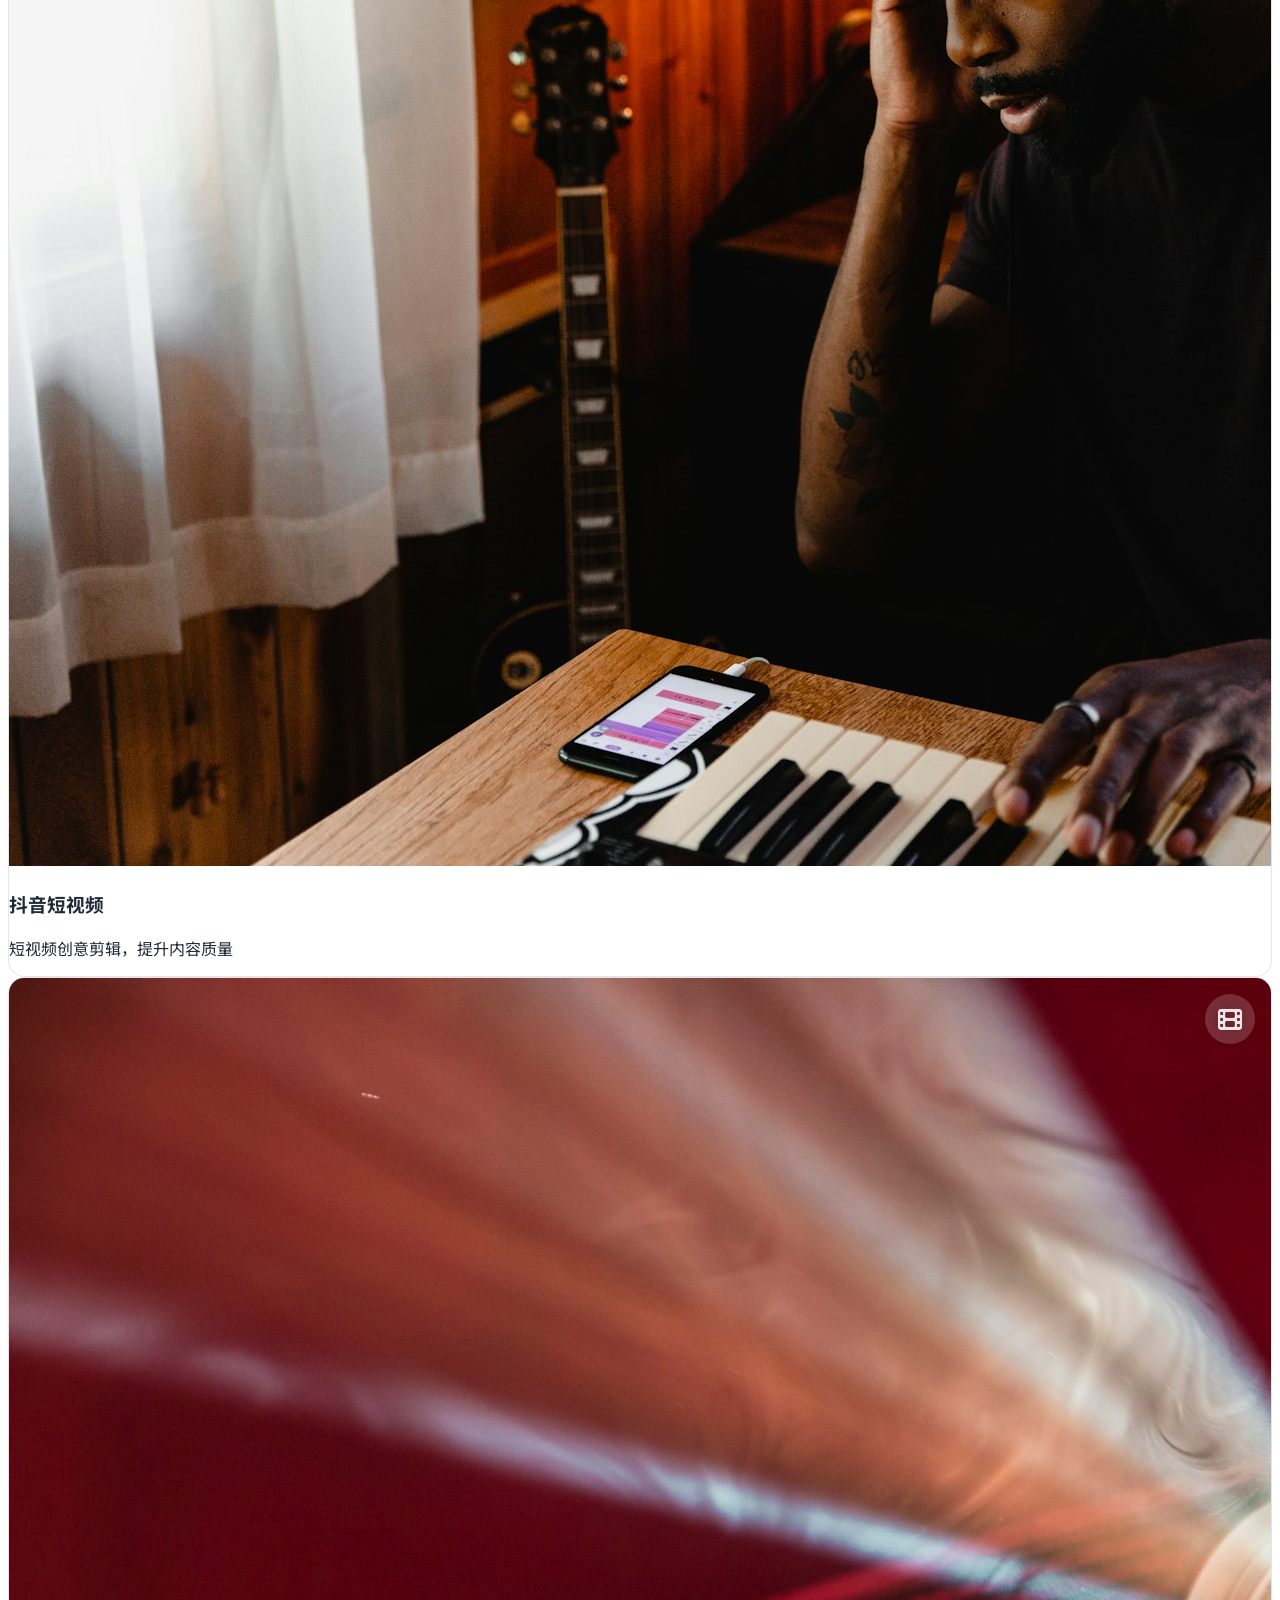
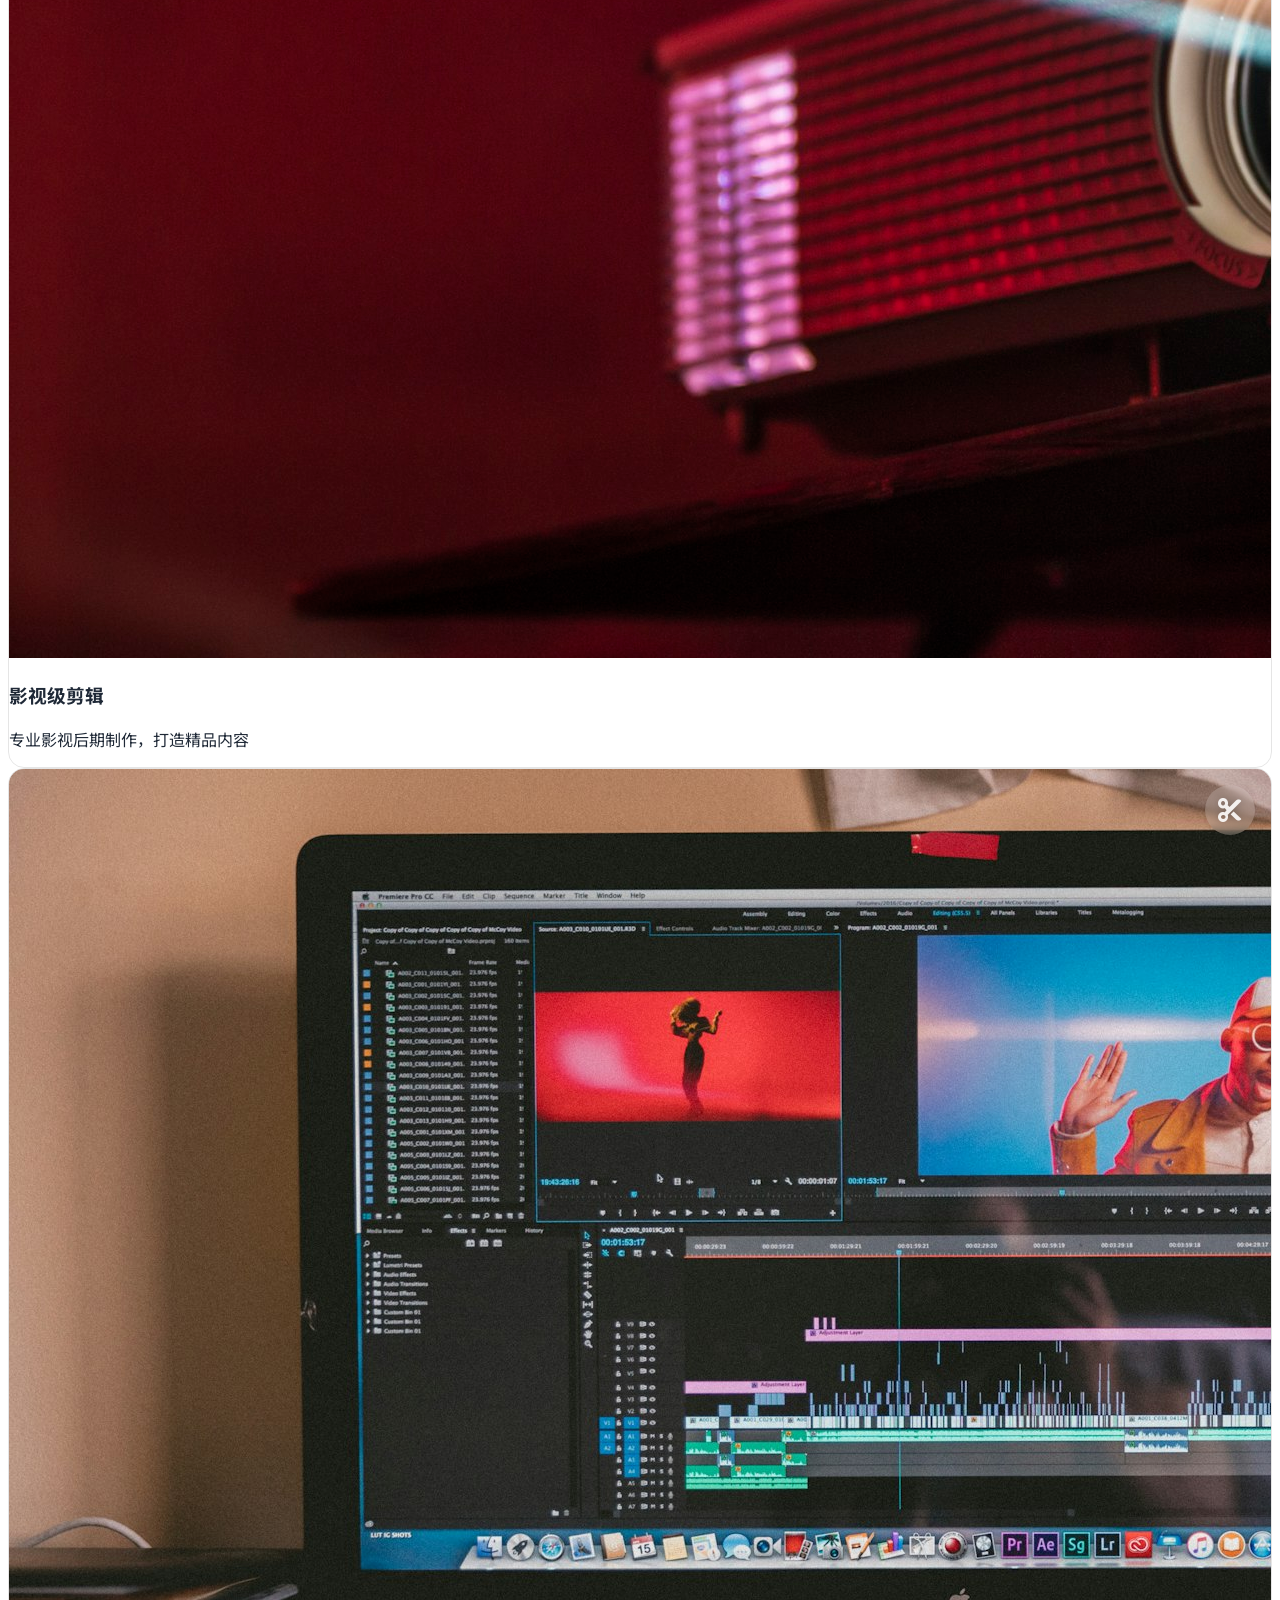
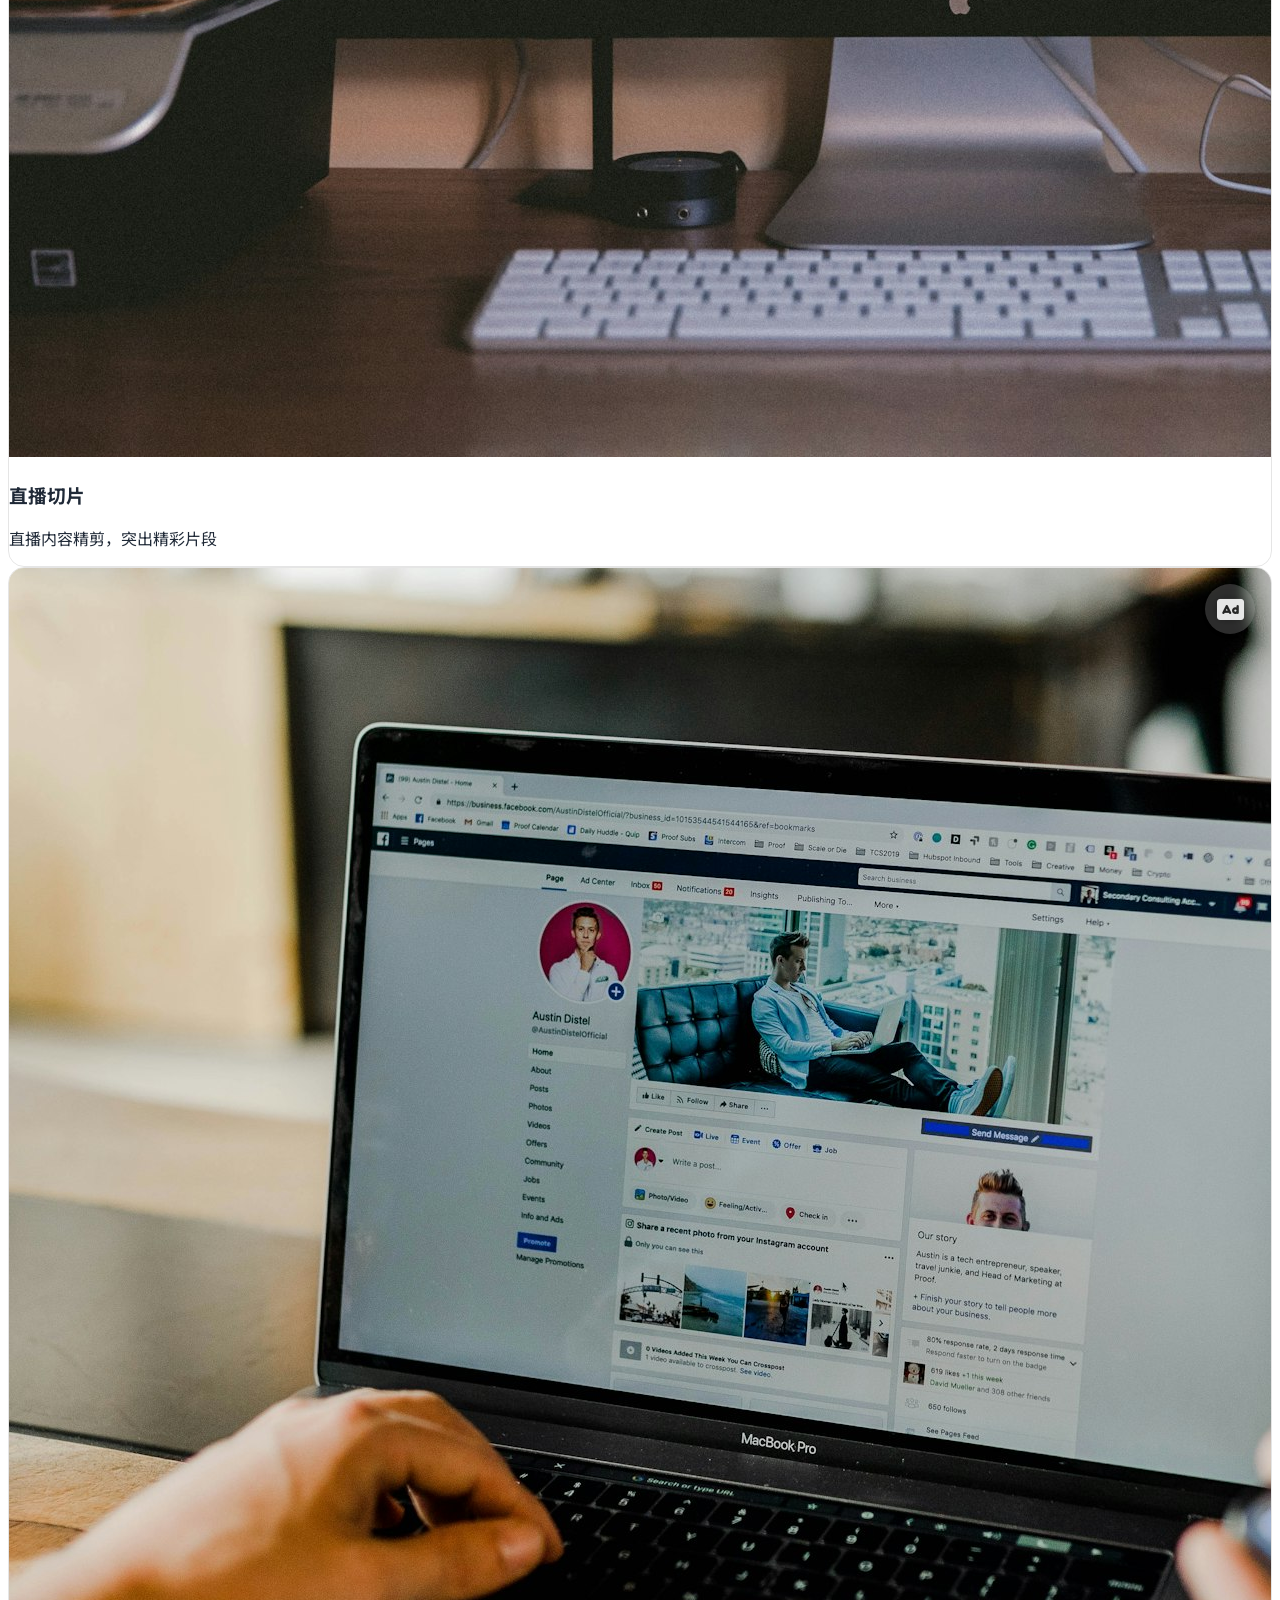
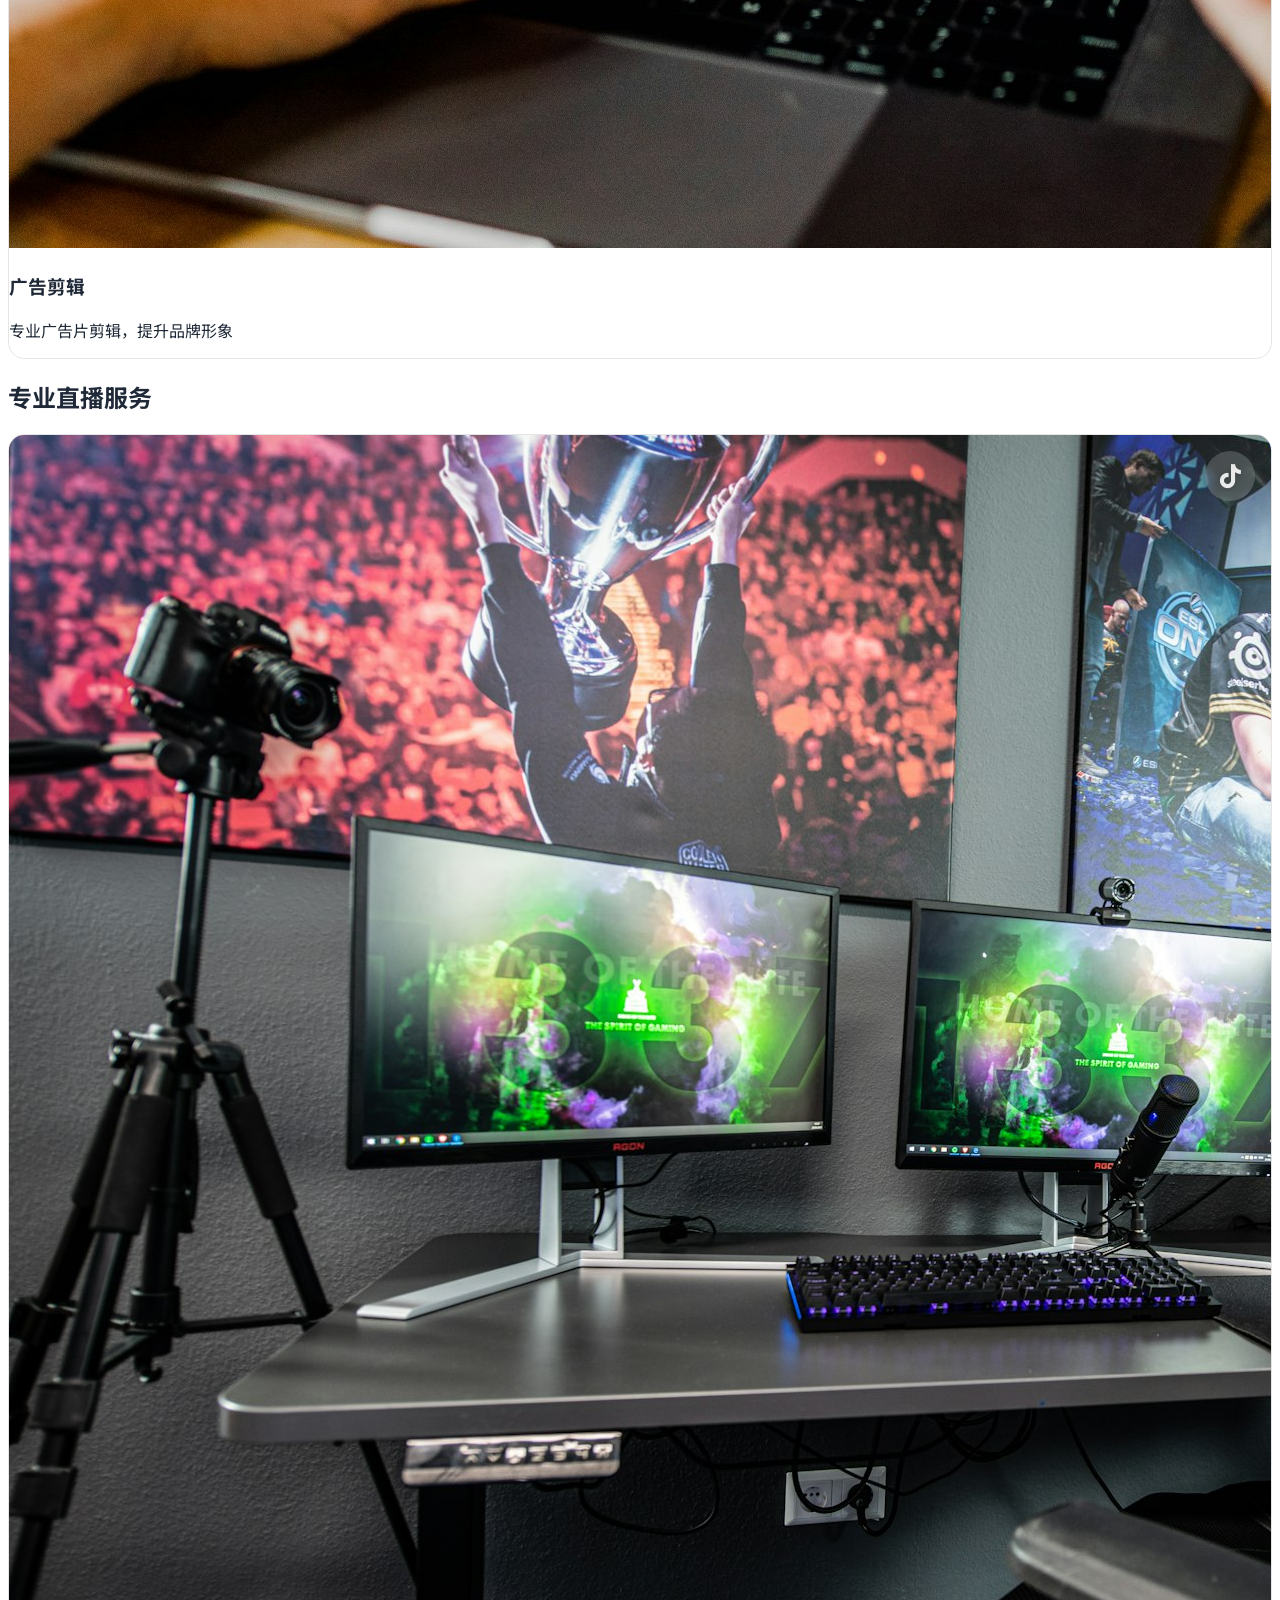
<file: test1/cooperation.html>
<!DOCTYPE html>
<html lang="zh-CN">
<head>
    <meta charset="UTF-8">
    <meta name="viewport" content="width=device-width, initial-scale=1.0">
    <title>合作服务 - 视界无限影视工作室</title>
    <!-- Font Awesome -->
    <link rel="stylesheet" href="https://cdn.staticfile.org/font-awesome/6.4.0/css/all.min.css">
    <!-- Tailwind CSS -->
    <link rel="stylesheet" href="https://cdn.staticfile.org/tailwindcss/2.2.19/tailwind.min.css">
    <!-- Google Fonts -->
    <link href="https://fonts.googleapis.com/css2?family=Noto+Serif+SC:wght@400;500;600;700&family=Noto+Sans+SC:wght@300;400;500;700&display=swap" rel="stylesheet">
    <!-- Custom CSS -->
    <link rel="stylesheet" href="css/style.css">
    <link rel="stylesheet" href="css/cooperation.css">
    <style>
        :root {
            --primary-color: #2D3748;
            --secondary-color: #4A5568;
            --accent-color: #3B82F6;
            --accent-hover: #2563EB;
            --background-light: #FFFFFF;
            --background-dark: #111827;
            --text-light: #1F2937;
            --text-dark: #F9FAFB;
            --gradient-start: #3B82F6;
            --gradient-mid: #8B5CF6;
            --gradient-end: #EC4899;
        }

        body {
            font-family: 'Noto Sans SC', sans-serif;
            transition: all 0.5s ease;
            overflow-x: hidden;
        }

        .dark-mode {
            background-color: var(--background-dark);
            color: var(--text-dark);
        }

        .light-mode {
            background-color: var(--background-light);
            color: var(--text-light);
        }

        .navbar {
            transition: all 0.5s ease;
            padding: 0.6rem 0;
            backdrop-filter: blur(10px);
            background-color: rgba(0, 0, 0, 0.6);
            border-bottom: 1px solid rgba(255, 255, 255, 0.1);
        }

        .navbar.scrolled {
            padding: 0.5rem 0;
            background-color: rgba(255, 255, 255, 0.95);
            box-shadow: 0 4px 30px rgba(0, 0, 0, 0.1);
        }

        .dark-mode .navbar.scrolled {
            background-color: rgba(17, 24, 39, 0.95);
        }

        .site-logo {
            font-size: 1.75rem;
            font-weight: 700;
            position: relative;
            z-index: 1;
        }

        .logo-shadow {
            text-shadow: 0 0 10px rgba(0, 0, 0, 0.5);
        }

        .gradient-text {
            background: linear-gradient(to right, var(--gradient-start), var(--gradient-end));
            -webkit-background-clip: text;
            -webkit-text-fill-color: transparent;
            background-clip: text;
            color: transparent;
        }

        .sidebar {
            transform: translateX(-100%);
            transition: all 0.5s cubic-bezier(0.77, 0, 0.175, 1);
            background: rgba(255, 255, 255, 0.05);
            backdrop-filter: blur(15px);
            border-right: 1px solid rgba(255, 255, 255, 0.1);
        }

        .dark-mode .sidebar {
            background: rgba(17, 24, 39, 0.8);
            border-right: 1px solid rgba(255, 255, 255, 0.05);
        }

        .light-mode .sidebar {
            background: rgba(255, 255, 255, 0.95);
            border-right: 1px solid rgba(0, 0, 0, 0.05);
            box-shadow: 0 0 20px rgba(0, 0, 0, 0.1);
        }

        .sidebar.active {
            transform: translateX(0);
        }
        
        /* 添加侧边栏遮罩 */
        .sidebar-overlay {
            position: fixed;
            top: 0;
            left: 0;
            width: 100%;
            height: 100%;
            background-color: rgba(0, 0, 0, 0.5);
            z-index: 39;
            opacity: 0;
            visibility: hidden;
            transition: all 0.5s cubic-bezier(0.77, 0, 0.175, 1);
            backdrop-filter: blur(5px);
        }
        
        .sidebar-overlay.active {
            opacity: 1;
            visibility: visible;
        }

        .menu-item {
            position: relative;
            padding: 0.75rem 1rem;
            transition: all 0.3s ease;
            margin-bottom: 0.5rem;
            border-radius: 8px;
        }

        .menu-item:hover {
            background: rgba(59, 130, 246, 0.1);
        }

        .menu-item::before {
            content: '';
            position: absolute;
            left: 0;
            top: 0;
            height: 100%;
            width: 0;
            background: var(--accent-color);
            border-radius: 8px 0 0 8px;
            transition: all 0.3s ease;
        }

        .menu-item:hover::before {
            width: 4px;
        }

        /* 改善侧边栏暗模式下的文字对比度 */
        .dark-mode .sidebar .menu-item {
            color: white;
        }
        
        .dark-mode .sidebar a {
            color: rgba(255, 255, 255, 0.9);
        }
        
        .dark-mode .sidebar a:hover {
            color: rgba(59, 130, 246, 1);
        }

        /* Toggle Button Animation */
        .menu-toggle {
            width: 30px;
            height: 30px;
            position: relative;
            cursor: pointer;
        }

        .menu-toggle span {
            display: block;
            position: absolute;
            height: 2px;
            width: 100%;
            background: currentColor;
            border-radius: 2px;
            opacity: 1;
            left: 0;
            transform: rotate(0deg);
            transition: all 0.3s ease;
        }

        .menu-toggle span:nth-child(1) {
            top: 8px;
        }

        .menu-toggle span:nth-child(2), .menu-toggle span:nth-child(3) {
            top: 16px;
        }

        .menu-toggle span:nth-child(4) {
            top: 24px;
        }

        .menu-toggle.active span:nth-child(1) {
            top: 16px;
            width: 0%;
            left: 50%;
        }

        .menu-toggle.active span:nth-child(2) {
            transform: rotate(45deg);
        }

        .menu-toggle.active span:nth-child(3) {
            transform: rotate(-45deg);
        }

        .menu-toggle.active span:nth-child(4) {
            top: 16px;
            width: 0%;
            left: 50%;
        }

        /* Theme toggle switch */
        .theme-switch {
            position: relative;
            width: 60px;
            height: 30px;
            border-radius: 15px;
            background: rgba(255, 255, 255, 0.2);
            transition: all 0.3s ease;
        }

        .theme-switch::after {
            content: '';
            position: absolute;
            top: 3px;
            left: 3px;
            width: 24px;
            height: 24px;
            border-radius: 50%;
            background: white;
            transition: all 0.3s ease;
            display: flex;
            align-items: center;
            justify-content: center;
            box-shadow: 0 2px 10px rgba(0, 0, 0, 0.2);
        }

        .dark-mode .theme-switch {
            background: rgba(59, 130, 246, 0.6);
        }

        .dark-mode .theme-switch::after {
            transform: translateX(30px);
            background: var(--background-dark);
        }

        /* 服务卡片样式 */
        .service-card {
            transition: all 0.4s cubic-bezier(0.175, 0.885, 0.32, 1.275);
            border: 1px solid rgba(0, 0, 0, 0.1);
            border-radius: 16px;
            overflow: hidden;
        }
        
        .dark-mode .service-card {
            border: 1px solid rgba(255, 255, 255, 0.1);
        }

        .service-card:hover {
            transform: translateY(-10px);
            box-shadow: 0 20px 25px -5px rgba(0, 0, 0, 0.1), 0 10px 10px -5px rgba(0, 0, 0, 0.04);
            border-color: var(--accent-color);
        }

        .service-image {
            position: relative;
            overflow: hidden;
        }

        .service-image img {
            transition: transform 0.5s ease;
        }

        .service-card:hover img {
            transform: scale(1.05);
        }

        .service-icon {
            position: absolute;
            top: 1rem;
            right: 1rem;
            width: 50px;
            height: 50px;
            background: rgba(255, 255, 255, 0.2);
            backdrop-filter: blur(5px);
            border-radius: 50%;
            display: flex;
            align-items: center;
            justify-content: center;
            color: white;
            font-size: 1.5rem;
            transition: all 0.3s ease;
            text-shadow: 0 0 10px rgba(0, 0, 0, 0.3);
            opacity: 0.9;
        }

        .service-card:hover .service-icon {
            transform: scale(1.1) rotate(10deg);
            background: rgba(59, 130, 246, 0.7);
        }

        .cta-button {
            position: relative;
            overflow: hidden;
            transition: all 0.5s ease;
            z-index: 1;
        }

        .cta-button:before {
            content: "";
            position: absolute;
            top: 0;
            left: 0;
            width: 0;
            height: 100%;
            background: linear-gradient(to right, var(--gradient-start), var(--gradient-mid));
            transition: all 0.5s ease;
            z-index: -1;
        }

        .cta-button:hover:before {
            width: 100%;
        }
    </style>
</head>
<body class="light-mode">
    <!-- 导航栏 -->
    <nav id="navbar" class="navbar fixed w-full z-50 transition-all">
        <div class="container mx-auto px-4">
            <div class="flex items-center h-12">
                <!-- 左侧功能区 -->
                <div class="flex items-center">
                    <!-- 侧边栏按钮 -->
                    <div id="sidebar-toggle" class="menu-toggle text-white hover:text-blue-300 transition-colors">
                        <span></span>
                        <span></span>
                        <span></span>
                        <span></span>
                    </div>
                </div>
                
                <!-- Logo (居中) -->
                <div class="flex-1 flex justify-center">
                    <a href="index.html" class="site-logo inline-flex items-center">
                        <span class="text-white logo-shadow">视界</span>
                        <span class="gradient-text logo-shadow ml-1">无限</span>
                    </a>
                </div>

                <!-- 右侧功能区 -->
                <div class="flex items-center space-x-4">
                    <!-- 登录按钮 -->
                    <a href="login.html" class="cta-button bg-blue-600 text-white px-5 py-2 rounded-lg hover:bg-blue-700 transition-all shadow-lg text-sm font-medium">
                        登录
                    </a>
                </div>
            </div>
        </div>
    </nav>

    <!-- 侧边栏 -->
    <div id="sidebar" class="sidebar fixed top-0 left-0 h-full w-72 shadow-lg z-40">
        <div class="p-6 h-full flex flex-col">
            <div class="flex justify-between items-center mb-10">
                <h2 class="text-2xl font-bold text-gray-800 dark:text-white">菜单导航</h2>
                <button id="close-sidebar" class="text-gray-600 dark:text-gray-300 hover:text-gray-900 dark:hover:text-white p-2 rounded-full hover:bg-gray-200 dark:hover:bg-gray-700 transition-colors">
                    <i class="fas fa-times text-xl"></i>
                </button>
            </div>
            
            <ul class="space-y-2 flex-1">
                <li>
                    <a href="materials.html" class="menu-item flex items-center text-gray-700 dark:text-gray-100 hover:text-blue-600 dark:hover:text-blue-400">
                        <i class="fas fa-photo-film mr-3 text-lg"></i>
                        <span>素材购买</span>
                    </a>
                </li>
                <li>
                    <a href="cooperation.html" class="menu-item flex items-center text-gray-700 dark:text-gray-100 hover:text-blue-600 dark:hover:text-blue-400">
                        <i class="fas fa-video mr-3 text-lg"></i>
                        <span>专业拍摄</span>
                    </a>
                </li>
                <li>
                    <a href="cooperation.html" class="menu-item flex items-center text-gray-700 dark:text-gray-100 hover:text-blue-600 dark:hover:text-blue-400">
                        <i class="fas fa-film mr-3 text-lg"></i>
                        <span>后期剪辑</span>
                    </a>
                </li>
                <li>
                    <a href="cooperation.html" class="menu-item flex items-center text-gray-700 dark:text-gray-100 hover:text-blue-600 dark:hover:text-blue-400">
                        <i class="fas fa-camera mr-3 text-lg"></i>
                        <span>器材推荐</span>
                    </a>
                </li>
                <li>
                    <a href="cooperation.html" class="menu-item flex items-center text-gray-700 dark:text-gray-100 hover:text-blue-600 dark:hover:text-blue-400">
                        <i class="fas fa-users mr-3 text-lg"></i>
                        <span>人才招聘</span>
                    </a>
                </li>
                <li>
                    <a href="cooperation.html" class="menu-item flex items-center text-gray-700 dark:text-gray-100 hover:text-blue-600 dark:hover:text-blue-400">
                        <i class="fas fa-envelope mr-3 text-lg"></i>
                        <span>联系我们</span>
                    </a>
                </li>
            </ul>
            
            <div class="mt-auto pt-6 border-t border-gray-200 dark:border-gray-700">
                <div class="flex items-center text-gray-600 dark:text-gray-400">
                    <i class="fas fa-headset mr-3"></i>
                    <span>客服热线: 2023014380</span>
                </div>
            </div>
        </div>
    </div>

    <!-- 侧边栏遮罩 -->
    <div id="sidebar-overlay" class="sidebar-overlay"></div>

    <!-- 页面标题 -->
    <section class="pt-24 pb-12 bg-gray-50 dark:bg-gray-800">
        <div class="container mx-auto px-4">
            <h1 class="text-4xl md:text-5xl font-bold text-center mb-4">合作服务</h1>
            <p class="text-xl text-gray-600 dark:text-gray-300 text-center">专业的影视制作服务，为您提供一站式解决方案</p>
        </div>
    </section>

    <!-- 专业拍摄服务 -->
    <section class="py-16">
        <div class="container mx-auto px-4">
            <h2 class="text-3xl font-bold text-center mb-12">专业拍摄服务</h2>
            <div class="grid grid-cols-1 md:grid-cols-3 lg:grid-cols-5 gap-8">
                <!-- 宣传片 -->
                <div class="service-card bg-white dark:bg-gray-800 rounded-lg shadow-lg overflow-hidden">
                    <div class="service-image">
                        <img src="img/cooperation/corporate-video.jpg" alt="宣传片" class="w-full h-48 object-cover">
                        <div class="service-icon">
                            <i class="fas fa-film"></i>
                        </div>
                    </div>
                    <div class="p-6">
                        <h3 class="text-xl font-bold mb-4">宣传片拍摄</h3>
                        <p class="text-gray-600 dark:text-gray-300">专业的企业宣传片、产品宣传片拍摄，展现品牌价值</p>
                    </div>
                </div>

                <!-- 抖音短视频 -->
                <div class="service-card bg-white dark:bg-gray-800 rounded-lg shadow-lg overflow-hidden">
                    <div class="service-image">
                        <img src="img/cooperation/douyin.jpg" alt="抖音短视频" class="w-full h-48 object-cover">
                        <div class="service-icon">
                            <i class="fab fa-tiktok"></i>
                        </div>
                    </div>
                    <div class="p-6">
                        <h3 class="text-xl font-bold mb-4">抖音短视频</h3>
                        <p class="text-gray-600 dark:text-gray-300">创意短视频制作，助力品牌营销</p>
                    </div>
                </div>

                <!-- 广告拍摄 -->
                <div class="service-card bg-white dark:bg-gray-800 rounded-lg shadow-lg overflow-hidden">
                    <div class="service-image">
                        <img src="img/cooperation/ad.jpg" alt="广告拍摄" class="w-full h-48 object-cover">
                        <div class="service-icon">
                            <i class="fas fa-ad"></i>
                        </div>
                    </div>
                    <div class="p-6">
                        <h3 class="text-xl font-bold mb-4">广告拍摄</h3>
                        <p class="text-gray-600 dark:text-gray-300">专业广告片拍摄，提升品牌形象</p>
                    </div>
                </div>

                <!-- 短剧拍摄 -->
                <div class="service-card bg-white dark:bg-gray-800 rounded-lg shadow-lg overflow-hidden">
                    <div class="service-image">
                        <img src="img/cooperation/short-drama.jpg" alt="短剧拍摄" class="w-full h-48 object-cover">
                        <div class="service-icon">
                            <i class="fas fa-video"></i>
                        </div>
                    </div>
                    <div class="p-6">
                        <h3 class="text-xl font-bold mb-4">短剧拍摄</h3>
                        <p class="text-gray-600 dark:text-gray-300">创意短剧制作，打造优质内容</p>
                    </div>
                </div>

                <!-- 影视拍摄 -->
                <div class="service-card bg-white dark:bg-gray-800 rounded-lg shadow-lg overflow-hidden">
                    <div class="service-image">
                        <img src="img/cooperation/film.jpg" alt="影视拍摄" class="w-full h-48 object-cover">
                        <div class="service-icon">
                            <i class="fas fa-film"></i>
                        </div>
                    </div>
                    <div class="p-6">
                        <h3 class="text-xl font-bold mb-4">影视拍摄</h3>
                        <p class="text-gray-600 dark:text-gray-300">专业影视剧拍摄，打造精品内容</p>
                    </div>
                </div>
            </div>
        </div>
    </section>

    <!-- 剪辑服务 -->
    <section class="py-16 bg-gray-50 dark:bg-gray-800">
        <div class="container mx-auto px-4">
            <h2 class="text-3xl font-bold text-center mb-12">专业剪辑服务</h2>
            <div class="grid grid-cols-1 md:grid-cols-3 lg:grid-cols-5 gap-8">
                <!-- 活动快剪 -->
                <div class="service-card bg-white dark:bg-gray-800 rounded-lg shadow-lg overflow-hidden">
                    <div class="service-image">
                        <img src="img/cooperation/event-edit.jpg" alt="活动快剪" class="w-full h-48 object-cover">
                        <div class="service-icon">
                            <i class="fas fa-cut"></i>
                        </div>
                    </div>
                    <div class="p-6">
                        <h3 class="text-xl font-bold mb-4">活动快剪</h3>
                        <p class="text-gray-600 dark:text-gray-300">活动现场快速剪辑，及时呈现精彩瞬间</p>
                    </div>
                </div>

                <!-- 抖音短视频剪辑 -->
                <div class="service-card bg-white dark:bg-gray-800 rounded-lg shadow-lg overflow-hidden">
                    <div class="service-image">
                        <img src="img/cooperation/douyin-edit.jpg" alt="抖音短视频剪辑" class="w-full h-48 object-cover">
                        <div class="service-icon">
                            <i class="fab fa-tiktok"></i>
                        </div>
                    </div>
                    <div class="p-6">
                        <h3 class="text-xl font-bold mb-4">抖音短视频</h3>
                        <p class="text-gray-600 dark:text-gray-300">短视频创意剪辑，提升内容质量</p>
                    </div>
                </div>

                <!-- 影视级剪辑 -->
                <div class="service-card bg-white dark:bg-gray-800 rounded-lg shadow-lg overflow-hidden">
                    <div class="service-image">
                        <img src="img/cooperation/film-edit.jpg" alt="影视级剪辑" class="w-full h-48 object-cover">
                        <div class="service-icon">
                            <i class="fas fa-film"></i>
                        </div>
                    </div>
                    <div class="p-6">
                        <h3 class="text-xl font-bold mb-4">影视级剪辑</h3>
                        <p class="text-gray-600 dark:text-gray-300">专业影视后期制作，打造精品内容</p>
                    </div>
                </div>

                <!-- 直播切片 -->
                <div class="service-card bg-white dark:bg-gray-800 rounded-lg shadow-lg overflow-hidden">
                    <div class="service-image">
                        <img src="img/cooperation/live-edit.jpg" alt="直播切片" class="w-full h-48 object-cover">
                        <div class="service-icon">
                            <i class="fas fa-cut"></i>
                        </div>
                    </div>
                    <div class="p-6">
                        <h3 class="text-xl font-bold mb-4">直播切片</h3>
                        <p class="text-gray-600 dark:text-gray-300">直播内容精剪，突出精彩片段</p>
                    </div>
                </div>

                <!-- 广告剪辑 -->
                <div class="service-card bg-white dark:bg-gray-800 rounded-lg shadow-lg overflow-hidden">
                    <div class="service-image">
                        <img src="img/cooperation/ad-edit.jpg" alt="广告剪辑" class="w-full h-48 object-cover">
                        <div class="service-icon">
                            <i class="fas fa-ad"></i>
                        </div>
                    </div>
                    <div class="p-6">
                        <h3 class="text-xl font-bold mb-4">广告剪辑</h3>
                        <p class="text-gray-600 dark:text-gray-300">专业广告片剪辑，提升品牌形象</p>
                    </div>
                </div>
            </div>
        </div>
    </section>

    <!-- 直播服务 -->
    <section class="py-16">
        <div class="container mx-auto px-4">
            <h2 class="text-3xl font-bold text-center mb-12">专业直播服务</h2>
            <div class="grid grid-cols-1 md:grid-cols-3 lg:grid-cols-5 gap-8">
                <!-- 抖音直播 -->
                <div class="service-card bg-white dark:bg-gray-800 rounded-lg shadow-lg overflow-hidden">
                    <div class="service-image">
                        <img src="img/cooperation/douyin-live.jpg" alt="抖音直播" class="w-full h-48 object-cover">
                        <div class="service-icon">
                            <i class="fab fa-tiktok"></i>
                        </div>
                    </div>
                    <div class="p-6">
                        <h3 class="text-xl font-bold mb-4">抖音直播</h3>
                        <p class="text-gray-600 dark:text-gray-300">专业抖音直播服务，提升品牌曝光</p>
                    </div>
                </div>

                <!-- 快手直播 -->
                <div class="service-card bg-white dark:bg-gray-800 rounded-lg shadow-lg overflow-hidden">
                    <div class="service-image">
                        <img src="img/cooperation/kuaishou-live.jpg" alt="快手直播" class="w-full h-48 object-cover">
                        <div class="service-icon">
                            <i class="fas fa-video"></i>
                        </div>
                    </div>
                    <div class="p-6">
                        <h3 class="text-xl font-bold mb-4">快手直播</h3>
                        <p class="text-gray-600 dark:text-gray-300">快手平台直播服务，扩大受众群体</p>
                    </div>
                </div>

                <!-- B站直播 -->
                <div class="service-card bg-white dark:bg-gray-800 rounded-lg shadow-lg overflow-hidden">
                    <div class="service-image">
                        <img src="img/cooperation/bilibili-live.jpg" alt="B站直播" class="w-full h-48 object-cover">
                        <div class="service-icon">
                            <i class="fab fa-bilibili"></i>
                        </div>
                    </div>
                    <div class="p-6">
                        <h3 class="text-xl font-bold mb-4">B站直播</h3>
                        <p class="text-gray-600 dark:text-gray-300">B站直播服务，打造优质内容</p>
                    </div>
                </div>

                <!-- 虎牙直播 -->
                <div class="service-card bg-white dark:bg-gray-800 rounded-lg shadow-lg overflow-hidden">
                    <div class="service-image">
                        <img src="img/cooperation/huya-live.jpg" alt="虎牙直播" class="w-full h-48 object-cover">
                        <div class="service-icon">
                            <i class="fas fa-video"></i>
                        </div>
                    </div>
                    <div class="p-6">
                        <h3 class="text-xl font-bold mb-4">虎牙直播</h3>
                        <p class="text-gray-600 dark:text-gray-300">虎牙平台直播服务，拓展业务范围</p>
                    </div>
                </div>

                <!-- 斗鱼直播 -->
                <div class="service-card bg-white dark:bg-gray-800 rounded-lg shadow-lg overflow-hidden">
                    <div class="service-image">
                        <img src="img/cooperation/douyu-live.jpg" alt="斗鱼直播" class="w-full h-48 object-cover">
                        <div class="service-icon">
                            <i class="fas fa-video"></i>
                        </div>
                    </div>
                    <div class="p-6">
                        <h3 class="text-xl font-bold mb-4">斗鱼直播</h3>
                        <p class="text-gray-600 dark:text-gray-300">斗鱼平台直播服务，扩大影响力</p>
                    </div>
                </div>
            </div>
        </div>
    </section>

    <!-- 联系我们 -->
    <section class="py-16">
        <div class="container mx-auto px-4">
            <h2 class="text-3xl font-bold text-center mb-12">联系我们</h2>
            <div class="max-w-2xl mx-auto text-center">
                <p class="text-xl text-gray-600 dark:text-gray-300 mb-8">
                    如果您对我们的服务感兴趣，请随时联系我们，我们将为您提供专业的咨询和建议。
                </p>
                <div class="flex flex-col md:flex-row justify-center space-y-4 md:space-y-0 md:space-x-6">
                    <a href="tel:2023014380" class="bg-blue-600 text-white px-8 py-3 rounded-lg hover:bg-blue-700 transition-colors">
                        <i class="fas fa-phone mr-2"></i>电话咨询
                    </a>
                    <a href="mailto:contact@visionunlimited.com" class="bg-green-600 text-white px-8 py-3 rounded-lg hover:bg-green-700 transition-colors">
                        <i class="fas fa-envelope mr-2"></i>邮件咨询
                    </a>
                </div>
            </div>
        </div>
    </section>

    <!-- 页脚 -->
    <footer class="bg-gray-900 text-white py-12">
        <div class="container mx-auto px-4">
            <div class="grid grid-cols-1 md:grid-cols-3 gap-8">
                <div>
                    <h3 class="text-xl font-bold mb-4">视界无限影视工作室</h3>
                    <p class="text-gray-400">专业的影视制作服务提供商</p>
                </div>
                <div>
                    <h3 class="text-xl font-bold mb-4">联系方式</h3>
                    <p class="text-gray-400">电话：2023014380</p>
                    <p class="text-gray-400">邮箱：计算机23A2钱啸杰</p>
                </div>
                <div>
                    <h3 class="text-xl font-bold mb-4">关注我们</h3>
                    <div class="flex space-x-4">
                        <a href="#" class="text-gray-400 hover:text-white"><i class="fab fa-weixin"></i></a>
                        <a href="#" class="text-gray-400 hover:text-white"><i class="fab fa-weibo"></i></a>
                        <a href="#" class="text-gray-400 hover:text-white"><i class="fab fa-bilibili"></i></a>
                    </div>
                </div>
            </div>
            <div class="mt-8 pt-8 border-t border-gray-800 text-center text-gray-400">
                <p>&copy; 2026 视界无限影视工作室. All rights reserved.</p>
            </div>
        </div>
    </footer>

    <!-- JavaScript -->
    <script>
        // 确保总是使用日间模式
        document.addEventListener('DOMContentLoaded', function() {
            document.body.classList.remove('dark-mode');
            document.body.classList.add('light-mode');
            localStorage.setItem('theme', 'light');
        });

        // 导航栏滚动效果
        const navbar = document.getElementById('navbar');
        window.addEventListener('scroll', () => {
            if (window.scrollY > 50) {
                navbar.classList.add('scrolled');
            } else {
                navbar.classList.remove('scrolled');
            }
        });

        // 侧边栏切换
        const sidebarToggle = document.getElementById('sidebar-toggle');
        const closeSidebar = document.getElementById('close-sidebar');
        const sidebar = document.getElementById('sidebar');
        const sidebarOverlay = document.getElementById('sidebar-overlay');

        // 打开侧边栏
        sidebarToggle.addEventListener('click', () => {
            sidebar.classList.add('active');
            sidebarOverlay.classList.add('active');
            sidebarToggle.classList.add('active');
            document.body.style.overflow = 'hidden'; // 防止背景滚动
        });

        // 关闭侧边栏函数
        function closeSidebarFunc() {
            sidebar.classList.remove('active');
            sidebarOverlay.classList.remove('active');
            sidebarToggle.classList.remove('active');
            document.body.style.overflow = ''; // 恢复滚动
        }

        // 关闭侧边栏（通过按钮）
        closeSidebar.addEventListener('click', closeSidebarFunc);

        // 点击遮罩关闭侧边栏
        sidebarOverlay.addEventListener('click', closeSidebarFunc);

        // 服务卡片动画
        document.addEventListener('DOMContentLoaded', function() {
            const serviceCards = document.querySelectorAll('.service-card');
            
            serviceCards.forEach((card, index) => {
                // 添加延迟动画效果
                card.style.opacity = '0';
                card.style.transform = 'translateY(20px)';
                card.style.transition = `all 0.5s ease ${index * 0.1}s`;
                
                setTimeout(() => {
                    card.style.opacity = '1';
                    card.style.transform = 'translateY(0)';
                }, 100);
            });
        });
    </script>
</body>
</html>
</file>
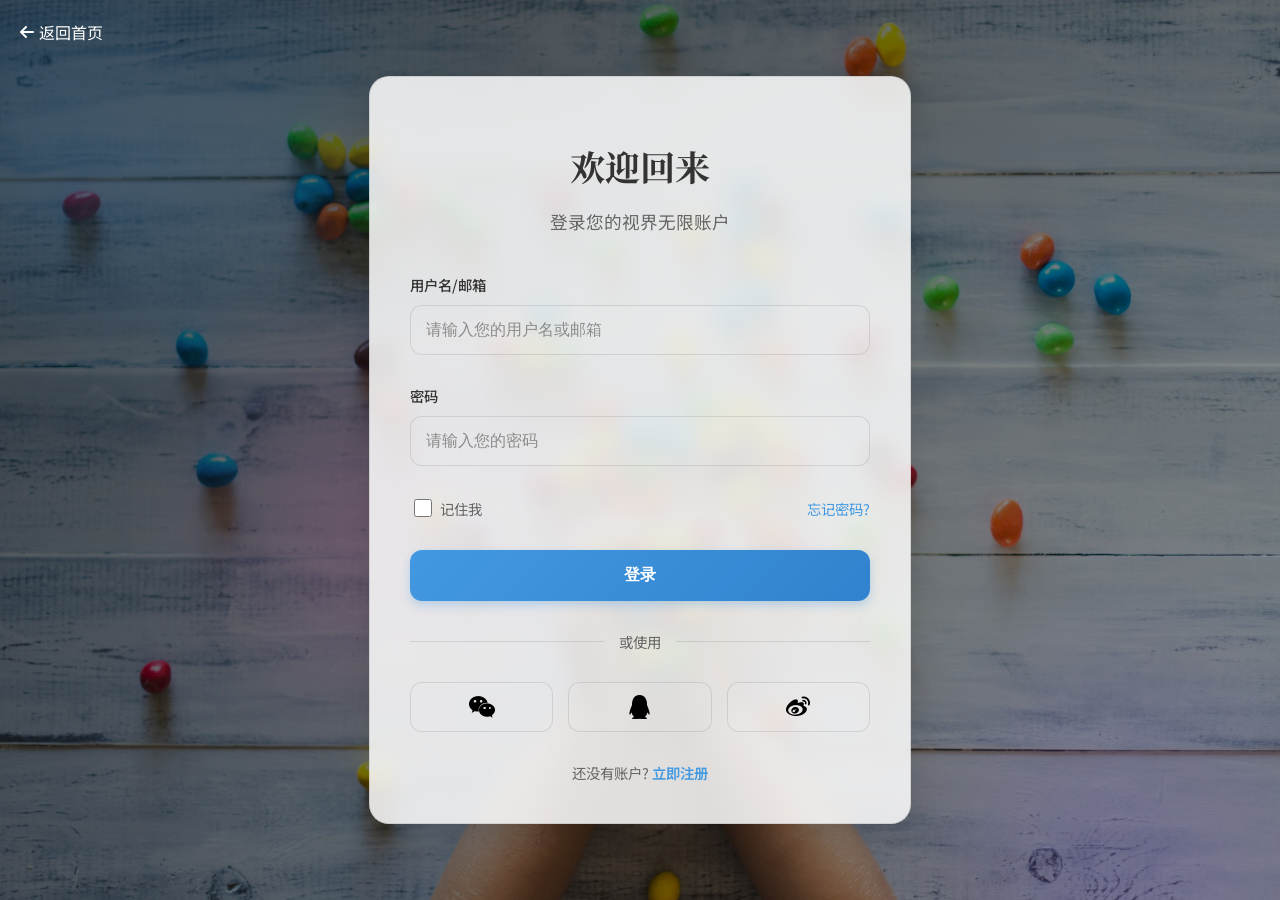
<file: test1/login.html>
<!DOCTYPE html>
<html lang="zh-CN">
<head>
    <meta charset="UTF-8">
    <meta name="viewport" content="width=device-width, initial-scale=1.0">
    <title>登录 - 视界无限影视工作室</title>
    <!-- Font Awesome -->
    <link rel="stylesheet" href="https://cdn.staticfile.org/font-awesome/6.4.0/css/all.min.css">
    <!-- Tailwind CSS -->
    <link rel="stylesheet" href="https://cdn.staticfile.org/tailwindcss/2.2.19/tailwind.min.css">
    <!-- Google Fonts -->
    <link href="https://fonts.googleapis.com/css2?family=Noto+Serif+SC:wght@400;500;600;700&family=Noto+Sans+SC:wght@300;400;500;700&display=swap" rel="stylesheet">
    <style>
        :root {
            --primary-color: #2D3748;
            --secondary-color: #4A5568;
            --accent-color: #4299E1;
            --background-light: #FFFFFF;
            --background-dark: #1A202C;
            --text-light: #2D3748;
            --text-dark: #F7FAFC;
        }

        body {
            font-family: 'Noto Sans SC', sans-serif;
            transition: all 0.3s ease;
            margin: 0;
            padding: 0;
            height: 100vh;
            overflow: hidden;
        }
        
        .dark-mode {
            --bg-primary: #121212;
            --bg-secondary: #1f1f1f;
            --text-primary: #f5f5f5;
            --text-secondary: #b3b3b3;
            --accent: #4299E1;
            --border: rgba(255, 255, 255, 0.1);
            --card-bg: rgba(30, 30, 30, 0.7);
            --shadow: 0 8px 30px rgba(0, 0, 0, 0.5);
        }
        
        .light-mode {
            --bg-primary: #f5f5f5;
            --bg-secondary: #ffffff;
            --text-primary: #333333;
            --text-secondary: #666666;
            --accent: #4299E1;
            --border: rgba(0, 0, 0, 0.1);
            --card-bg: rgba(255, 255, 255, 0.85);
            --shadow: 0 8px 30px rgba(0, 0, 0, 0.1);
        }

        .login-page {
            display: flex;
            height: 100vh;
            width: 100%;
            overflow: hidden;
        }

        .login-content {
            display: flex;
            justify-content: center;
            align-items: center;
            width: 100%;
            height: 100%;
            position: relative;
            background: linear-gradient(135deg, rgba(0, 0, 0, 0.7), rgba(0, 0, 0, 0.4)), url('img/cooperation/corporate-video.jpg');
            background-size: cover;
            background-position: center;
        }

        .floating-shapes {
            position: absolute;
            top: 0;
            left: 0;
            width: 100%;
            height: 100%;
            overflow: hidden;
            z-index: 1;
        }

        .shape {
            position: absolute;
            border-radius: 50%;
            background: linear-gradient(45deg, var(--accent), transparent);
            filter: blur(80px);
            opacity: 0.3;
            animation: float 15s infinite ease-in-out;
        }

        .shape-1 {
            width: 500px;
            height: 500px;
            top: -200px;
            left: -100px;
            animation-delay: 0s;
        }

        .shape-2 {
            width: 400px;
            height: 400px;
            bottom: -150px;
            right: -100px;
            animation-delay: 2s;
            background: linear-gradient(45deg, #8B5CF6, transparent);
        }

        .shape-3 {
            width: 300px;
            height: 300px;
            top: 40%;
            left: 20%;
            animation-delay: 4s;
            background: linear-gradient(45deg, #EC4899, transparent);
        }

        @keyframes float {
            0% { transform: translate(0, 0) rotate(0deg); }
            50% { transform: translate(30px, 20px) rotate(5deg); }
            100% { transform: translate(0, 0) rotate(0deg); }
        }

        .login-card {
            width: 100%;
            max-width: 460px;
            background: var(--card-bg);
            backdrop-filter: blur(10px);
            border-radius: 20px;
            box-shadow: var(--shadow);
            padding: 40px;
            z-index: 10;
            position: relative;
            border: 1px solid var(--border);
            transition: all 0.3s ease;
        }

        .login-card:hover {
            transform: translateY(-5px);
        }

        .card-header {
            text-align: center;
            margin-bottom: 40px;
        }

        .card-header h1 {
            font-size: 2.2rem;
            font-weight: 700;
            margin-bottom: 10px;
            color: var(--text-primary);
            font-family: 'Noto Serif SC', serif;
        }

        .card-header p {
            color: var(--text-secondary);
            font-size: 1.1rem;
        }

        .input-group {
            position: relative;
            margin-bottom: 30px;
        }

        .input-group label {
            display: block;
            margin-bottom: 10px;
            font-size: 0.9rem;
            font-weight: 500;
            color: var(--text-primary);
        }

        .input-icon {
            display: none; /* Hide the icons */
        }

        .input-field {
            width: 100%;
            padding: 15px;
            border: 1px solid var(--border);
            border-radius: 12px;
            background-color: rgba(255, 255, 255, 0.05);
            color: var(--text-primary);
            font-size: 1rem;
            transition: all 0.3s ease;
            box-sizing: border-box; /* Ensure padding doesn't increase width */
        }

        .input-field::placeholder {
            color: var(--text-secondary);
            opacity: 0.7;
        }

        .input-field:focus {
            outline: none;
            border-color: var(--accent);
            box-shadow: 0 0 0 3px rgba(66, 153, 225, 0.2);
            background-color: rgba(255, 255, 255, 0.1);
        }

        .form-options {
            display: flex;
            justify-content: space-between;
            align-items: center;
            margin-bottom: 30px;
        }

        .checkbox-group {
            display: flex;
            align-items: center;
        }

        .checkbox-group input[type="checkbox"] {
            width: 18px;
            height: 18px;
            margin-right: 8px;
            accent-color: var(--accent);
        }

        .checkbox-group label {
            color: var(--text-secondary);
            font-size: 0.9rem;
        }

        .forgot-password {
            color: var(--accent);
            font-size: 0.9rem;
            text-decoration: none;
            transition: all 0.3s ease;
        }

        .forgot-password:hover {
            text-decoration: underline;
        }

        .login-button {
            width: 100%;
            padding: 15px;
            background: linear-gradient(135deg, #4299E1, #3182CE);
            border: none;
            border-radius: 12px;
            color: white;
            font-size: 1rem;
            font-weight: 600;
            cursor: pointer;
            transition: all 0.3s ease;
            box-shadow: 0 4px 10px rgba(66, 153, 225, 0.3);
        }

        .login-button:hover {
            background: linear-gradient(135deg, #3182CE, #2B6CB0);
            transform: translateY(-2px);
            box-shadow: 0 6px 15px rgba(66, 153, 225, 0.4);
        }

        .login-divider {
            display: flex;
            align-items: center;
            margin: 30px 0;
        }

        .divider-line {
            flex: 1;
            height: 1px;
            background-color: var(--border);
        }

        .divider-text {
            padding: 0 15px;
            color: var(--text-secondary);
            font-size: 0.9rem;
        }

        .social-login {
            display: grid;
            grid-template-columns: repeat(3, 1fr);
            gap: 15px;
            margin-bottom: 30px;
        }

        .social-button {
            display: flex;
            justify-content: center;
            align-items: center;
            padding: 12px;
            border-radius: 12px;
            background-color: rgba(255, 255, 255, 0.05);
            border: 1px solid var(--border);
            transition: all 0.3s ease;
        }

        .social-button:hover {
            transform: translateY(-3px);
            background-color: rgba(255, 255, 255, 0.1);
        }

        .social-button i {
            font-size: 1.5rem;
        }

        .register-link {
            text-align: center;
            margin-top: 20px;
            color: var(--text-secondary);
            font-size: 0.9rem;
        }

        .register-link a {
            color: var(--accent);
            text-decoration: none;
            font-weight: 600;
            transition: all 0.3s ease;
        }

        .register-link a:hover {
            text-decoration: underline;
        }

        .back-link {
            position: absolute;
            top: 20px;
            left: 20px;
            z-index: 100;
            color: white;
            font-size: 1rem;
            display: flex;
            align-items: center;
            text-decoration: none;
            transition: all 0.3s ease;
        }

        .back-link i {
            margin-right: 5px;
        }

        .back-link:hover {
            transform: translateX(-5px);
        }

        @media (max-width: 768px) {
            .login-card {
                max-width: 90%;
                padding: 30px;
            }
            .card-header h1 {
                font-size: 1.8rem;
            }
        }
    </style>
</head>
<body class="light-mode">
    <div class="login-page">
        <!-- 浮动形状背景 -->
        <div class="floating-shapes">
            <div class="shape shape-1"></div>
            <div class="shape shape-2"></div>
            <div class="shape shape-3"></div>
        </div>

        <a href="index.html" class="back-link">
            <i class="fas fa-arrow-left"></i> 返回首页
        </a>

        <div class="login-content" id="login-background">
            <div class="login-card">
                <div class="card-header">
                    <h1>欢迎回来</h1>
                    <p>登录您的视界无限账户</p>
                </div>

                <form>
                    <div class="input-group">
                        <label for="email">用户名/邮箱</label>
                        <span class="input-icon">
                            <i class="fas fa-user"></i>
                        </span>
                        <input type="email" id="email" class="input-field" placeholder="请输入您的用户名或邮箱" required>
                    </div>

                    <div class="input-group">
                        <label for="password">密码</label>
                        <span class="input-icon">
                            <i class="fas fa-lock"></i>
                        </span>
                        <input type="password" id="password" class="input-field" placeholder="请输入您的密码" required>
                    </div>

                    <div class="form-options">
                        <div class="checkbox-group">
                            <input type="checkbox" id="remember">
                            <label for="remember">记住我</label>
                        </div>
                        <a href="#" class="forgot-password">忘记密码?</a>
                    </div>

                    <button type="submit" class="login-button">登录</button>

                    <div class="login-divider">
                        <div class="divider-line"></div>
                        <span class="divider-text">或使用</span>
                        <div class="divider-line"></div>
                    </div>

                    <div class="social-login">
                        <button type="button" class="social-button">
                            <i class="fab fa-weixin text-green-500"></i>
                        </button>
                        <button type="button" class="social-button">
                            <i class="fab fa-qq text-blue-500"></i>
                        </button>
                        <button type="button" class="social-button">
                            <i class="fab fa-weibo text-red-500"></i>
                        </button>
                    </div>

                    <div class="register-link">
                        还没有账户? <a href="#">立即注册</a>
                    </div>
                </form>
            </div>
        </div>
    </div>

    <script>
        // 随机背景图片
        const backgroundImages = [
            'img/cooperation/corporate-video.jpg',
            'img/cooperation/douyin.jpg',
            'img/cooperation/ad.jpg',
            'img/cooperation/short-drama.jpg',
            'img/cooperation/film-edit.jpg',
            'img/cooperation/douyin-edit.jpg',
            'img/materials/city-aerial.jpg',
            'img/materials/business-meeting.jpg',
            'img/materials/nature-scene.jpg',
            'img/materials/tech-transition.jpg'
        ];
        
        function setRandomBackground() {
            const randomIndex = Math.floor(Math.random() * backgroundImages.length);
            const selectedImage = backgroundImages[randomIndex];
            document.getElementById('login-background').style.backgroundImage = `linear-gradient(135deg, rgba(0, 0, 0, 0.7), rgba(0, 0, 0, 0.4)), url('${selectedImage}')`;
        }
        
        // 页面加载时设置随机背景和确保使用日间模式
        window.addEventListener('DOMContentLoaded', function() {
            setRandomBackground();
            
            // 确保总是使用日间模式
            document.body.classList.remove('dark-mode');
            document.body.classList.add('light-mode');
            localStorage.setItem('theme', 'light');
        });
    </script>
</body>
</html>
</file>
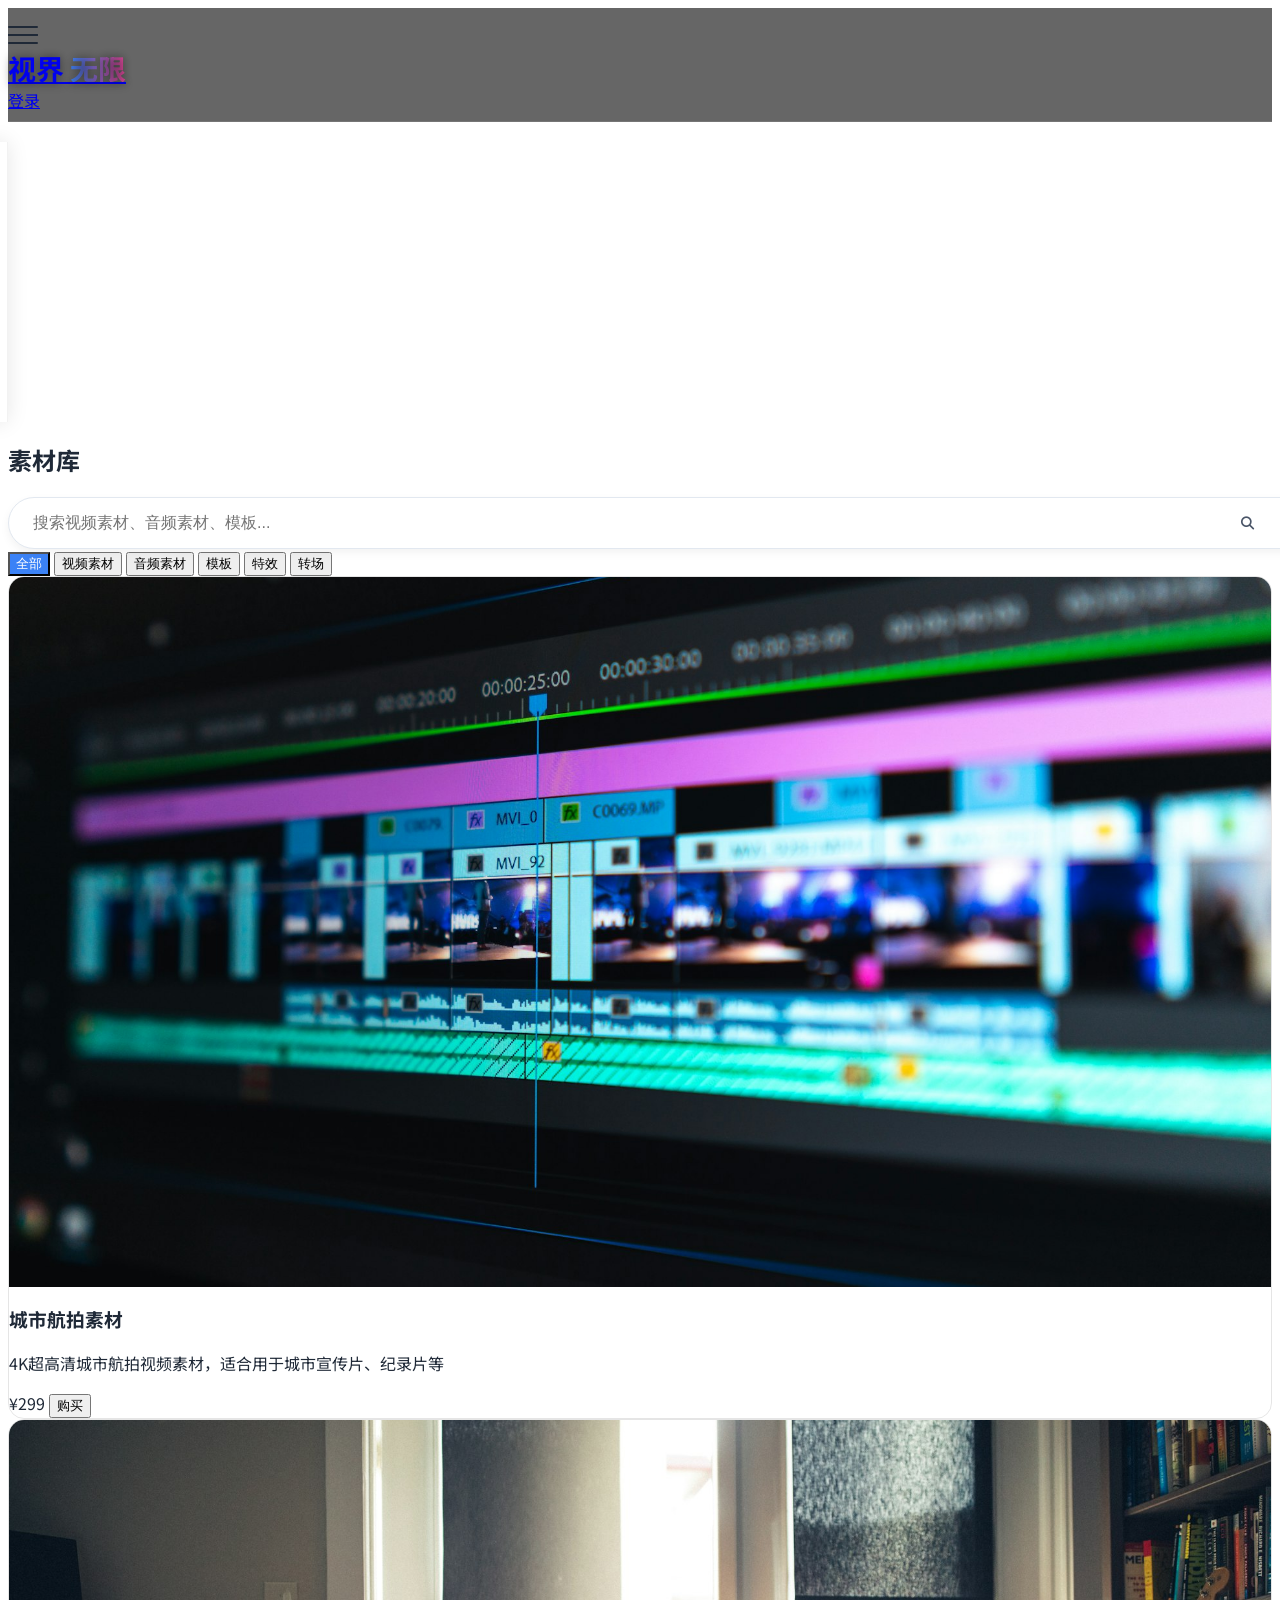
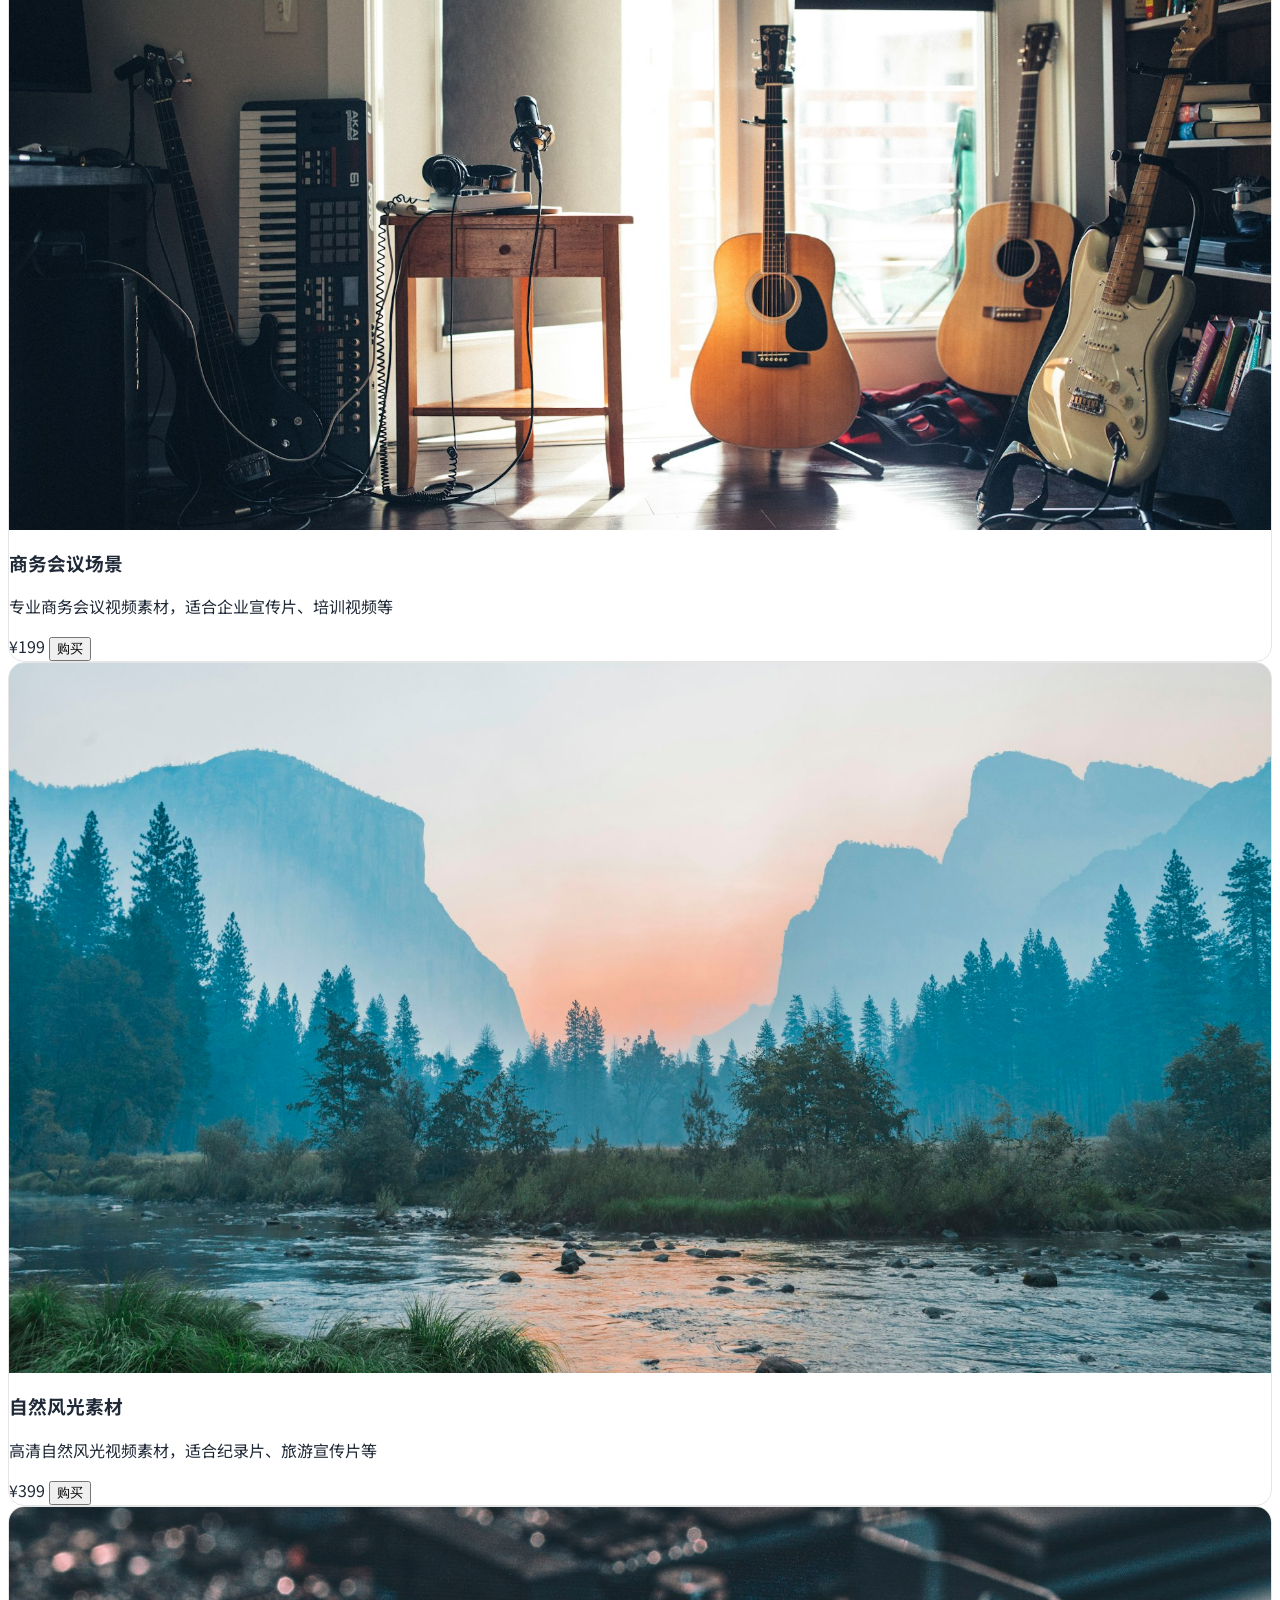
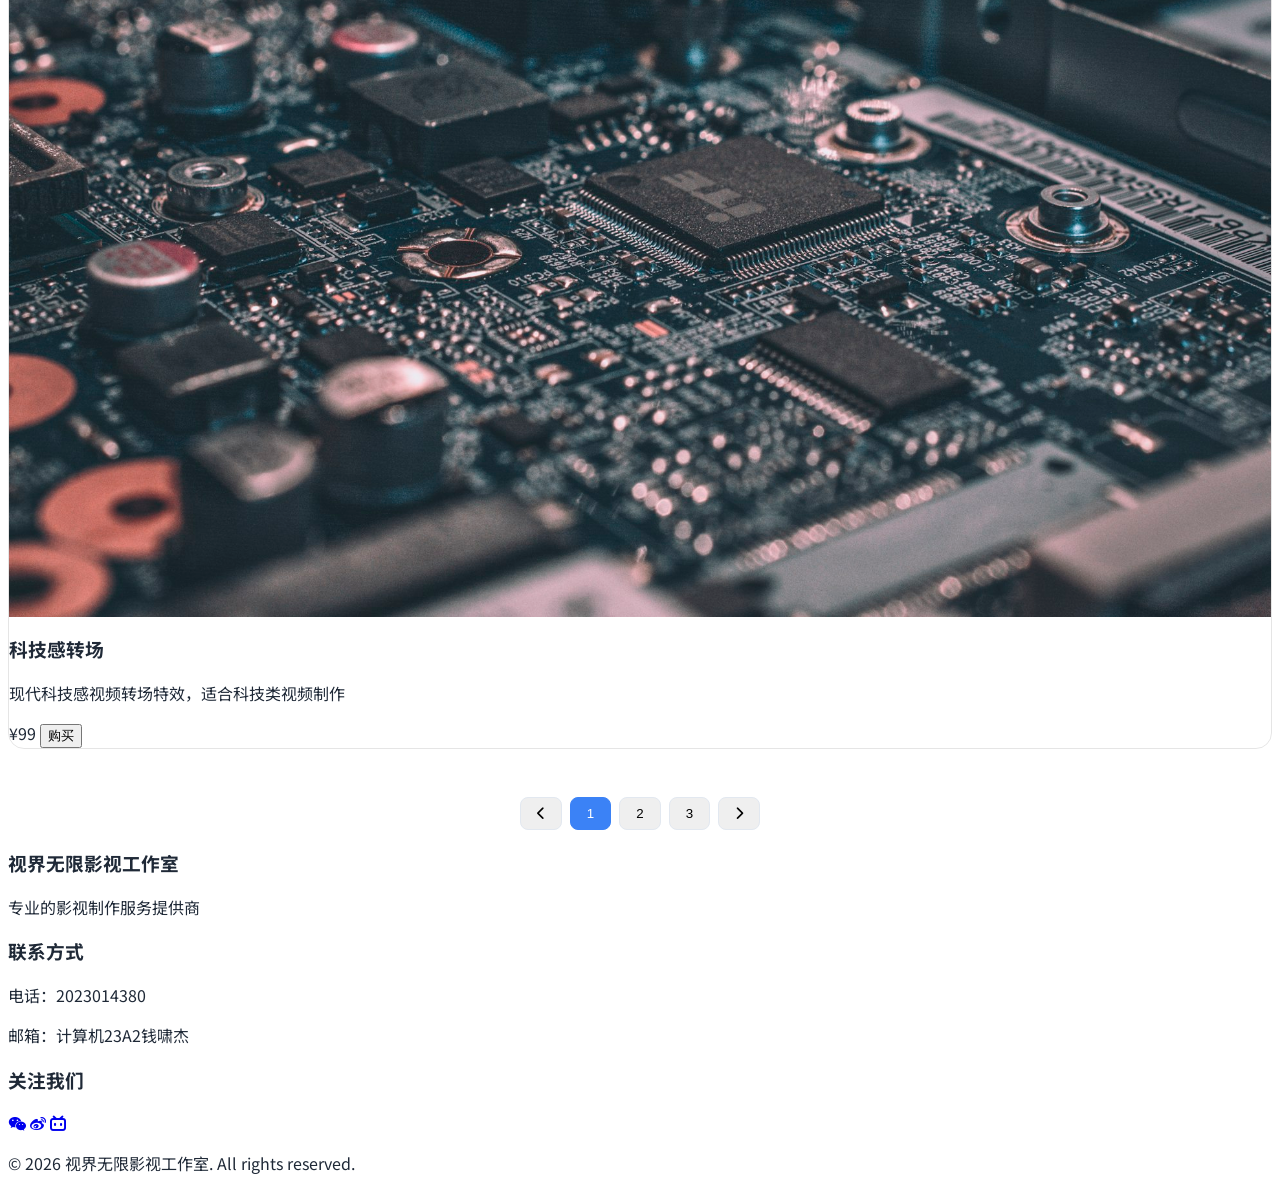
<file: test1/materials.html>
<!DOCTYPE html>
<html lang="zh-CN">
<head>
    <meta charset="UTF-8">
    <meta name="viewport" content="width=device-width, initial-scale=1.0">
    <title>素材购买 - 视界无限影视工作室</title>
    <!-- Font Awesome -->
    <link rel="stylesheet" href="https://cdn.staticfile.org/font-awesome/6.4.0/css/all.min.css">
    <!-- Tailwind CSS -->
    <link rel="stylesheet" href="https://cdn.staticfile.org/tailwindcss/2.2.19/tailwind.min.css">
    <!-- Google Fonts -->
    <link href="https://fonts.googleapis.com/css2?family=Noto+Serif+SC:wght@400;500;600;700&family=Noto+Sans+SC:wght@300;400;500;700&display=swap" rel="stylesheet">
    <!-- Custom CSS -->
    <link rel="stylesheet" href="css/style.css">
    <link rel="stylesheet" href="css/materials.css">
    <style>
        :root {
            --primary-color: #2D3748;
            --secondary-color: #4A5568;
            --accent-color: #3B82F6;
            --accent-hover: #2563EB;
            --background-light: #FFFFFF;
            --background-dark: #111827;
            --text-light: #1F2937;
            --text-dark: #F9FAFB;
            --gradient-start: #3B82F6;
            --gradient-mid: #8B5CF6;
            --gradient-end: #EC4899;
        }

        body {
            font-family: 'Noto Sans SC', sans-serif;
            transition: all 0.5s ease;
            overflow-x: hidden;
        }

        .dark-mode {
            background-color: var(--background-dark);
            color: var(--text-dark);
        }

        .light-mode {
            background-color: var(--background-light);
            color: var(--text-light);
        }

        .navbar {
            transition: all 0.5s ease;
            padding: 0.6rem 0;
            backdrop-filter: blur(10px);
            background-color: rgba(0, 0, 0, 0.6);
            border-bottom: 1px solid rgba(255, 255, 255, 0.1);
        }

        .navbar.scrolled {
            padding: 0.5rem 0;
            background-color: rgba(255, 255, 255, 0.95);
            box-shadow: 0 4px 30px rgba(0, 0, 0, 0.1);
        }

        .dark-mode .navbar.scrolled {
            background-color: rgba(17, 24, 39, 0.95);
        }

        .site-logo {
            font-size: 1.75rem;
            font-weight: 700;
            position: relative;
            z-index: 1;
        }

        .logo-shadow {
            text-shadow: 0 0 10px rgba(0, 0, 0, 0.5);
        }

        .gradient-text {
            background: linear-gradient(to right, var(--gradient-start), var(--gradient-end));
            -webkit-background-clip: text;
            -webkit-text-fill-color: transparent;
            background-clip: text;
            color: transparent;
        }

        .sidebar {
            transform: translateX(-100%);
            transition: all 0.5s cubic-bezier(0.77, 0, 0.175, 1);
            background: rgba(255, 255, 255, 0.05);
            backdrop-filter: blur(15px);
            border-right: 1px solid rgba(255, 255, 255, 0.1);
        }

        .dark-mode .sidebar {
            background: rgba(17, 24, 39, 0.8);
            border-right: 1px solid rgba(255, 255, 255, 0.05);
        }

        .light-mode .sidebar {
            background: rgba(255, 255, 255, 0.95);
            border-right: 1px solid rgba(0, 0, 0, 0.05);
            box-shadow: 0 0 20px rgba(0, 0, 0, 0.1);
        }

        .sidebar.active {
            transform: translateX(0);
        }
        
        /* 添加侧边栏遮罩 */
        .sidebar-overlay {
            position: fixed;
            top: 0;
            left: 0;
            width: 100%;
            height: 100%;
            background-color: rgba(0, 0, 0, 0.5);
            z-index: 39;
            opacity: 0;
            visibility: hidden;
            transition: all 0.5s cubic-bezier(0.77, 0, 0.175, 1);
            backdrop-filter: blur(5px);
        }
        
        .sidebar-overlay.active {
            opacity: 1;
            visibility: visible;
        }

        .menu-item {
            position: relative;
            padding: 0.75rem 1rem;
            transition: all 0.3s ease;
            margin-bottom: 0.5rem;
            border-radius: 8px;
        }

        .menu-item:hover {
            background: rgba(59, 130, 246, 0.1);
        }

        .menu-item::before {
            content: '';
            position: absolute;
            left: 0;
            top: 0;
            height: 100%;
            width: 0;
            background: var(--accent-color);
            border-radius: 8px 0 0 8px;
            transition: all 0.3s ease;
        }

        .menu-item:hover::before {
            width: 4px;
        }

        /* 改善侧边栏暗模式下的文字对比度 */
        .dark-mode .sidebar .menu-item {
            color: white;
        }
        
        .dark-mode .sidebar a {
            color: rgba(255, 255, 255, 0.9);
        }
        
        .dark-mode .sidebar a:hover {
            color: rgba(59, 130, 246, 1);
        }

        /* Toggle Button Animation */
        .menu-toggle {
            width: 30px;
            height: 30px;
            position: relative;
            cursor: pointer;
        }

        .menu-toggle span {
            display: block;
            position: absolute;
            height: 2px;
            width: 100%;
            background: currentColor;
            border-radius: 2px;
            opacity: 1;
            left: 0;
            transform: rotate(0deg);
            transition: all 0.3s ease;
        }

        .menu-toggle span:nth-child(1) {
            top: 8px;
        }

        .menu-toggle span:nth-child(2), .menu-toggle span:nth-child(3) {
            top: 16px;
        }

        .menu-toggle span:nth-child(4) {
            top: 24px;
        }

        .menu-toggle.active span:nth-child(1) {
            top: 16px;
            width: 0%;
            left: 50%;
        }

        .menu-toggle.active span:nth-child(2) {
            transform: rotate(45deg);
        }

        .menu-toggle.active span:nth-child(3) {
            transform: rotate(-45deg);
        }

        .menu-toggle.active span:nth-child(4) {
            top: 16px;
            width: 0%;
            left: 50%;
        }

        /* Theme toggle switch */
        .theme-switch {
            position: relative;
            width: 60px;
            height: 30px;
            border-radius: 15px;
            background: rgba(255, 255, 255, 0.2);
            transition: all 0.3s ease;
        }

        .theme-switch::after {
            content: '';
            position: absolute;
            top: 3px;
            left: 3px;
            width: 24px;
            height: 24px;
            border-radius: 50%;
            background: white;
            transition: all 0.3s ease;
            display: flex;
            align-items: center;
            justify-content: center;
            box-shadow: 0 2px 10px rgba(0, 0, 0, 0.2);
        }

        .dark-mode .theme-switch {
            background: rgba(59, 130, 246, 0.6);
        }

        .dark-mode .theme-switch::after {
            transform: translateX(30px);
            background: var(--background-dark);
        }

        /* 素材库卡片样式 */
        .material-card {
            transition: all 0.4s cubic-bezier(0.175, 0.885, 0.32, 1.275);
            border: 1px solid rgba(0, 0, 0, 0.1);
            border-radius: 16px;
            overflow: hidden;
        }

        .dark-mode .material-card {
            border: 1px solid rgba(255, 255, 255, 0.1);
        }

        .material-card:hover {
            transform: translateY(-10px);
            box-shadow: 0 20px 25px -5px rgba(0, 0, 0, 0.1), 0 10px 10px -5px rgba(0, 0, 0, 0.04);
            border-color: var(--accent-color);
        }

        .material-preview {
            position: relative;
            padding-top: 56.25%; /* 16:9 比例 */
            overflow: hidden;
        }

        .material-preview img {
            position: absolute;
            top: 0;
            left: 0;
            width: 100%;
            height: 100%;
            object-fit: cover;
            transition: transform 0.5s ease;
        }

        .material-card:hover img {
            transform: scale(1.05);
        }

        .material-preview .play-icon {
            position: absolute;
            top: 50%;
            left: 50%;
            transform: translate(-50%, -50%);
            color: white;
            font-size: 3rem;
            opacity: 0;
            transition: opacity 0.3s ease;
            text-shadow: 0 0 10px rgba(0, 0, 0, 0.5);
        }

        .material-card:hover .play-icon {
            opacity: 1;
        }

        .filter-tag {
            transition: all 0.3s ease;
        }

        .filter-tag:hover {
            background-color: var(--accent-color);
            color: white;
        }

        .filter-tag.active {
            background-color: var(--accent-color);
            color: white;
        }

        .cta-button {
            position: relative;
            overflow: hidden;
            transition: all 0.5s ease;
            z-index: 1;
        }

        .cta-button:before {
            content: "";
            position: absolute;
            top: 0;
            left: 0;
            width: 0;
            height: 100%;
            background: linear-gradient(to right, var(--gradient-start), var(--gradient-mid));
            transition: all 0.5s ease;
            z-index: -1;
        }

        .cta-button:hover:before {
            width: 100%;
        }

        /* 搜索框样式 */
        .search-container {
            position: relative;
            max-width: 100%;
        }

        .search-input {
            width: 100%;
            padding: 1rem 1.5rem;
            padding-right: 3.5rem;
            border-radius: 50px;
            border: 1px solid #e2e8f0;
            background-color: white;
            transition: all 0.3s ease;
            font-size: 1rem;
            box-shadow: 0 4px 10px rgba(0, 0, 0, 0.05);
        }

        .dark-mode .search-input {
            background-color: #2d3748;
            border-color: #4a5568;
            color: white;
        }

        .search-input:focus {
            outline: none;
            box-shadow: 0 0 0 3px rgba(59, 130, 246, 0.3);
            border-color: var(--accent-color);
        }

        .search-button {
            position: absolute;
            right: 0.75rem;
            top: 50%;
            transform: translateY(-50%);
            background: none;
            border: none;
            color: #4a5568;
            cursor: pointer;
            transition: color 0.3s ease;
        }

        .dark-mode .search-button {
            color: #a0aec0;
        }

        .search-button:hover {
            color: var(--accent-color);
        }

        .search-button:focus {
            outline: none;
        }
    </style>
</head>
<body class="light-mode">
    <!-- 导航栏 -->
    <nav id="navbar" class="navbar fixed w-full z-50 transition-all">
        <div class="container mx-auto px-4">
            <div class="flex items-center h-12">
                <!-- 左侧功能区 -->
                <div class="flex items-center">
                    <!-- 侧边栏按钮 -->
                    <div id="sidebar-toggle" class="menu-toggle text-white hover:text-blue-300 transition-colors">
                        <span></span>
                        <span></span>
                        <span></span>
                        <span></span>
                    </div>
                </div>
                
                <!-- Logo (居中) -->
                <div class="flex-1 flex justify-center">
                    <a href="index.html" class="site-logo inline-flex items-center">
                        <span class="text-white logo-shadow">视界</span>
                        <span class="gradient-text logo-shadow ml-1">无限</span>
                    </a>
                </div>

                <!-- 右侧功能区 -->
                <div class="flex items-center space-x-4">
                    <!-- 登录按钮 -->
                    <a href="login.html" class="cta-button bg-blue-600 text-white px-5 py-2 rounded-lg hover:bg-blue-700 transition-all shadow-lg text-sm font-medium">
                        登录
                    </a>
                </div>
            </div>
        </div>
    </nav>

    <!-- 侧边栏 -->
    <div id="sidebar" class="sidebar fixed top-0 left-0 h-full w-72 shadow-lg z-40">
        <div class="p-6 h-full flex flex-col">
            <div class="flex justify-between items-center mb-10">
                <h2 class="text-2xl font-bold text-gray-800 dark:text-white">菜单导航</h2>
                <button id="close-sidebar" class="text-gray-600 dark:text-gray-300 hover:text-gray-900 dark:hover:text-white p-2 rounded-full hover:bg-gray-200 dark:hover:bg-gray-700 transition-colors">
                    <i class="fas fa-times text-xl"></i>
                </button>
            </div>
            
            <ul class="space-y-2 flex-1">
                <li>
                    <a href="materials.html" class="menu-item flex items-center text-gray-700 dark:text-gray-100 hover:text-blue-600 dark:hover:text-blue-400">
                        <i class="fas fa-photo-film mr-3 text-lg"></i>
                        <span>素材购买</span>
                    </a>
                </li>
                <li>
                    <a href="cooperation.html" class="menu-item flex items-center text-gray-700 dark:text-gray-100 hover:text-blue-600 dark:hover:text-blue-400">
                        <i class="fas fa-video mr-3 text-lg"></i>
                        <span>专业拍摄</span>
                    </a>
                </li>
                <li>
                    <a href="cooperation.html" class="menu-item flex items-center text-gray-700 dark:text-gray-100 hover:text-blue-600 dark:hover:text-blue-400">
                        <i class="fas fa-film mr-3 text-lg"></i>
                        <span>后期剪辑</span>
                    </a>
                </li>
                <li>
                    <a href="cooperation.html" class="menu-item flex items-center text-gray-700 dark:text-gray-100 hover:text-blue-600 dark:hover:text-blue-400">
                        <i class="fas fa-camera mr-3 text-lg"></i>
                        <span>器材推荐</span>
                    </a>
                </li>
                <li>
                    <a href="cooperation.html" class="menu-item flex items-center text-gray-700 dark:text-gray-100 hover:text-blue-600 dark:hover:text-blue-400">
                        <i class="fas fa-users mr-3 text-lg"></i>
                        <span>人才招聘</span>
                    </a>
                </li>
                <li>
                    <a href="cooperation.html" class="menu-item flex items-center text-gray-700 dark:text-gray-100 hover:text-blue-600 dark:hover:text-blue-400">
                        <i class="fas fa-envelope mr-3 text-lg"></i>
                        <span>联系我们</span>
                    </a>
                </li>
            </ul>
            
            <div class="mt-auto pt-6 border-t border-gray-200 dark:border-gray-700">
                <div class="flex items-center text-gray-600 dark:text-gray-400">
                    <i class="fas fa-headset mr-3"></i>
                    <span>客服热线: 2023014380</span>
                </div>
            </div>
        </div>
    </div>

    <!-- 侧边栏遮罩 -->
    <div id="sidebar-overlay" class="sidebar-overlay"></div>

    <!-- 搜索区域 -->
    <section class="pt-24 pb-12 bg-gray-50 dark:bg-gray-800">
        <div class="container mx-auto px-4">
            <h1 class="text-4xl md:text-5xl font-bold text-center mb-8">素材库</h1>
            <div class="max-w-3xl mx-auto">
                <div class="search-container">
                    <input type="text" 
                           placeholder="搜索视频素材、音频素材、模板..." 
                           class="search-input">
                    <button class="search-button">
                        <i class="fas fa-search text-xl"></i>
                    </button>
                </div>
            </div>
        </div>
    </section>

    <!-- 分类筛选 -->
    <section class="py-6 bg-white dark:bg-gray-900 border-b border-gray-200 dark:border-gray-700">
        <div class="container mx-auto px-4">
            <div class="flex flex-wrap gap-4">
                <button class="filter-tag active px-4 py-2 rounded-full border border-gray-300 dark:border-gray-600">
                    全部
                </button>
                <button class="filter-tag px-4 py-2 rounded-full border border-gray-300 dark:border-gray-600">
                    视频素材
                </button>
                <button class="filter-tag px-4 py-2 rounded-full border border-gray-300 dark:border-gray-600">
                    音频素材
                </button>
                <button class="filter-tag px-4 py-2 rounded-full border border-gray-300 dark:border-gray-600">
                    模板
                </button>
                <button class="filter-tag px-4 py-2 rounded-full border border-gray-300 dark:border-gray-600">
                    特效
                </button>
                <button class="filter-tag px-4 py-2 rounded-full border border-gray-300 dark:border-gray-600">
                    转场
                </button>
            </div>
        </div>
    </section>

    <!-- 素材展示 -->
    <section class="py-12">
        <div class="container mx-auto px-4">
            <div class="grid grid-cols-1 sm:grid-cols-2 md:grid-cols-3 lg:grid-cols-4 gap-6">
                <!-- 素材卡片 1 -->
                <div class="material-card bg-white dark:bg-gray-800 rounded-lg shadow-lg overflow-hidden">
                    <div class="material-preview">
                        <img src="img/materials/city-aerial.jpg" alt="城市航拍素材">
                        <div class="play-icon">
                            <i class="fas fa-play-circle"></i>
                        </div>
                    </div>
                    <div class="p-4">
                        <h3 class="font-bold text-lg mb-2">城市航拍素材</h3>
                        <p class="text-gray-600 dark:text-gray-300 text-sm mb-4">4K超高清城市航拍视频素材，适合用于城市宣传片、纪录片等</p>
                        <div class="flex justify-between items-center">
                            <span class="text-blue-600 font-bold">¥299</span>
                            <button class="bg-blue-600 text-white px-4 py-2 rounded-lg hover:bg-blue-700 transition-colors">
                                购买
                            </button>
                        </div>
                    </div>
                </div>

                <!-- 素材卡片 2 -->
                <div class="material-card bg-white dark:bg-gray-800 rounded-lg shadow-lg overflow-hidden">
                    <div class="material-preview">
                        <img src="img/materials/business-meeting.jpg" alt="商务会议场景">
                        <div class="play-icon">
                            <i class="fas fa-play-circle"></i>
                        </div>
                    </div>
                    <div class="p-4">
                        <h3 class="font-bold text-lg mb-2">商务会议场景</h3>
                        <p class="text-gray-600 dark:text-gray-300 text-sm mb-4">专业商务会议视频素材，适合企业宣传片、培训视频等</p>
                        <div class="flex justify-between items-center">
                            <span class="text-blue-600 font-bold">¥199</span>
                            <button class="bg-blue-600 text-white px-4 py-2 rounded-lg hover:bg-blue-700 transition-colors">
                                购买
                            </button>
                        </div>
                    </div>
                </div>

                <!-- 素材卡片 3 -->
                <div class="material-card bg-white dark:bg-gray-800 rounded-lg shadow-lg overflow-hidden">
                    <div class="material-preview">
                        <img src="img/materials/nature-scene.jpg" alt="自然风光素材">
                        <div class="play-icon">
                            <i class="fas fa-play-circle"></i>
                        </div>
                    </div>
                    <div class="p-4">
                        <h3 class="font-bold text-lg mb-2">自然风光素材</h3>
                        <p class="text-gray-600 dark:text-gray-300 text-sm mb-4">高清自然风光视频素材，适合纪录片、旅游宣传片等</p>
                        <div class="flex justify-between items-center">
                            <span class="text-blue-600 font-bold">¥399</span>
                            <button class="bg-blue-600 text-white px-4 py-2 rounded-lg hover:bg-blue-700 transition-colors">
                                购买
                            </button>
                        </div>
                    </div>
                </div>

                <!-- 素材卡片 4 -->
                <div class="material-card bg-white dark:bg-gray-800 rounded-lg shadow-lg overflow-hidden">
                    <div class="material-preview">
                        <img src="img/materials/tech-transition.jpg" alt="科技感转场">
                        <div class="play-icon">
                            <i class="fas fa-play-circle"></i>
                        </div>
                    </div>
                    <div class="p-4">
                        <h3 class="font-bold text-lg mb-2">科技感转场</h3>
                        <p class="text-gray-600 dark:text-gray-300 text-sm mb-4">现代科技感视频转场特效，适合科技类视频制作</p>
                        <div class="flex justify-between items-center">
                            <span class="text-blue-600 font-bold">¥99</span>
                            <button class="bg-blue-600 text-white px-4 py-2 rounded-lg hover:bg-blue-700 transition-colors">
                                购买
                            </button>
                        </div>
                    </div>
                </div>
            </div>

            <!-- 分页 -->
            <div class="mt-12 flex justify-center">
                <div class="pagination">
                    <button class="pagination-button">
                        <i class="fas fa-chevron-left"></i>
                    </button>
                    <button class="pagination-button active">1</button>
                    <button class="pagination-button">2</button>
                    <button class="pagination-button">3</button>
                    <button class="pagination-button">
                        <i class="fas fa-chevron-right"></i>
                    </button>
                </div>
            </div>
        </div>
    </section>

    <!-- 页脚 -->
    <footer class="bg-gray-900 text-white py-12">
        <div class="container mx-auto px-4">
            <div class="grid grid-cols-1 md:grid-cols-3 gap-8">
                <div>
                    <h3 class="text-xl font-bold mb-4">视界无限影视工作室</h3>
                    <p class="text-gray-400">专业的影视制作服务提供商</p>
                </div>
                <div>
                    <h3 class="text-xl font-bold mb-4">联系方式</h3>
                    <p class="text-gray-400">电话：2023014380</p>
                    <p class="text-gray-400">邮箱：计算机23A2钱啸杰</p>
                </div>
                <div>
                    <h3 class="text-xl font-bold mb-4">关注我们</h3>
                    <div class="flex space-x-4">
                        <a href="#" class="text-gray-400 hover:text-white"><i class="fab fa-weixin"></i></a>
                        <a href="#" class="text-gray-400 hover:text-white"><i class="fab fa-weibo"></i></a>
                        <a href="#" class="text-gray-400 hover:text-white"><i class="fab fa-bilibili"></i></a>
                    </div>
                </div>
            </div>
            <div class="mt-8 pt-8 border-t border-gray-800 text-center text-gray-400">
                <p>&copy; 2026 视界无限影视工作室. All rights reserved.</p>
            </div>
        </div>
    </footer>

    <!-- JavaScript -->
    <script>
        // 导航栏滚动效果
        const navbar = document.getElementById('navbar');
        window.addEventListener('scroll', () => {
            if (window.scrollY > 50) {
                navbar.classList.add('scrolled');
            } else {
                navbar.classList.remove('scrolled');
            }
        });

        // 确保总是使用日间模式
        document.addEventListener('DOMContentLoaded', function() {
            document.body.classList.remove('dark-mode');
            document.body.classList.add('light-mode');
            localStorage.setItem('theme', 'light');
        });

        // 侧边栏切换
        const sidebarToggle = document.getElementById('sidebar-toggle');
        const closeSidebar = document.getElementById('close-sidebar');
        const sidebar = document.getElementById('sidebar');
        const sidebarOverlay = document.getElementById('sidebar-overlay');

        // 打开侧边栏
        sidebarToggle.addEventListener('click', () => {
            sidebar.classList.add('active');
            sidebarOverlay.classList.add('active');
            sidebarToggle.classList.add('active');
            document.body.style.overflow = 'hidden'; // 防止背景滚动
        });

        // 关闭侧边栏函数
        function closeSidebarFunc() {
            sidebar.classList.remove('active');
            sidebarOverlay.classList.remove('active');
            sidebarToggle.classList.remove('active');
            document.body.style.overflow = ''; // 恢复滚动
        }

        // 关闭侧边栏（通过按钮）
        closeSidebar.addEventListener('click', closeSidebarFunc);

        // 点击遮罩关闭侧边栏
        sidebarOverlay.addEventListener('click', closeSidebarFunc);

        // 分类筛选功能
        const filterTags = document.querySelectorAll('.filter-tag');
        
        filterTags.forEach(tag => {
            tag.addEventListener('click', () => {
                filterTags.forEach(t => t.classList.remove('active'));
                tag.classList.add('active');
                // 在这里添加实际的筛选逻辑
            });
        });
    </script>
</body>
</html>
</file>
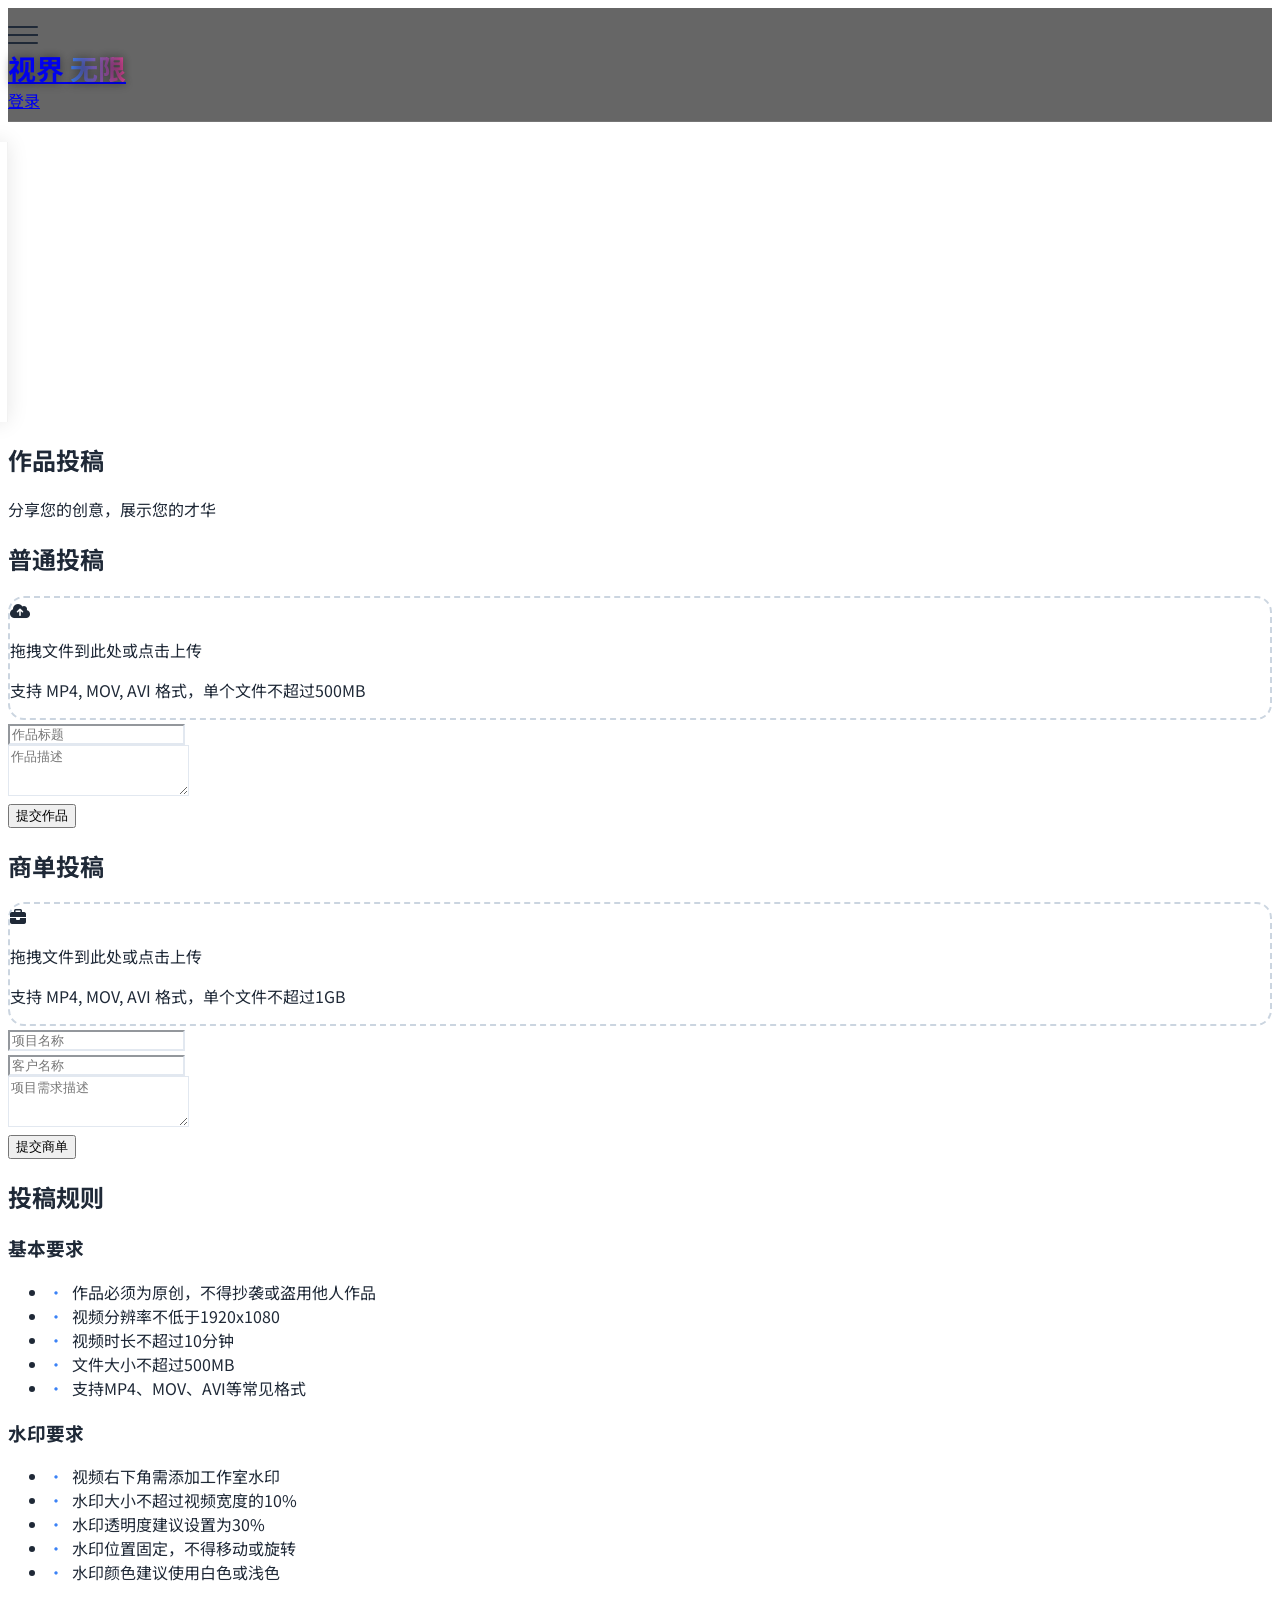
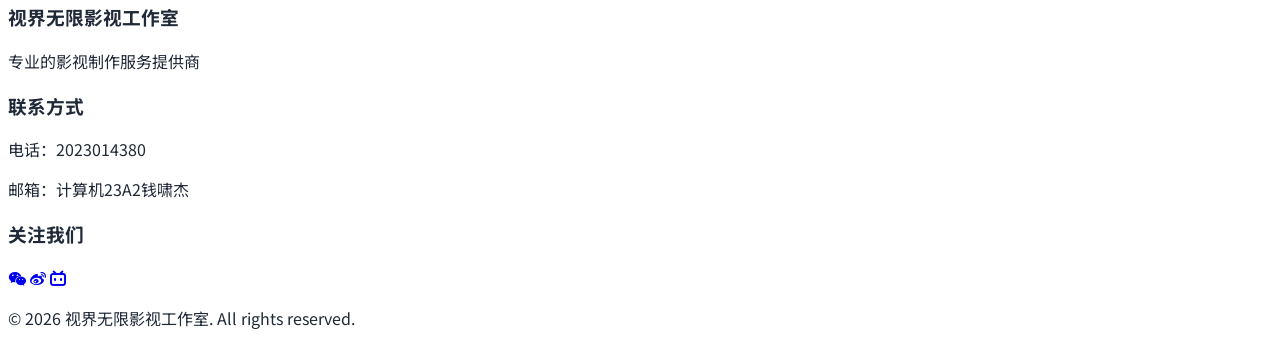
<file: test1/submit.html>
<!DOCTYPE html>
<html lang="zh-CN">
<head>
    <meta charset="UTF-8">
    <meta name="viewport" content="width=device-width, initial-scale=1.0">
    <title>作品投稿 - 视界无限影视工作室</title>
    <!-- Font Awesome -->
    <link rel="stylesheet" href="https://cdn.staticfile.org/font-awesome/6.4.0/css/all.min.css">
    <!-- Tailwind CSS -->
    <link rel="stylesheet" href="https://cdn.staticfile.org/tailwindcss/2.2.19/tailwind.min.css">
    <!-- Google Fonts -->
    <link href="https://fonts.googleapis.com/css2?family=Noto+Serif+SC:wght@400;500;600;700&family=Noto+Sans+SC:wght@300;400;500;700&display=swap" rel="stylesheet">
    <!-- Custom CSS -->
    <style>
        :root {
            --primary-color: #2D3748;
            --secondary-color: #4A5568;
            --accent-color: #3B82F6;
            --accent-hover: #2563EB;
            --background-light: #FFFFFF;
            --background-dark: #111827;
            --text-light: #1F2937;
            --text-dark: #F9FAFB;
            --gradient-start: #3B82F6;
            --gradient-mid: #8B5CF6;
            --gradient-end: #EC4899;
        }

        body {
            font-family: 'Noto Sans SC', sans-serif;
            transition: all 0.5s ease;
            overflow-x: hidden;
        }

        .dark-mode {
            background-color: var(--background-dark);
            color: var(--text-dark);
        }

        .light-mode {
            background-color: var(--background-light);
            color: var(--text-light);
        }

        .navbar {
            transition: all 0.5s ease;
            padding: 0.6rem 0;
            backdrop-filter: blur(10px);
            background-color: rgba(0, 0, 0, 0.6);
            border-bottom: 1px solid rgba(255, 255, 255, 0.1);
        }

        .navbar.scrolled {
            padding: 0.5rem 0;
            background-color: rgba(255, 255, 255, 0.95);
            box-shadow: 0 4px 30px rgba(0, 0, 0, 0.1);
        }

        .dark-mode .navbar.scrolled {
            background-color: rgba(17, 24, 39, 0.95);
        }

        .site-logo {
            font-size: 1.75rem;
            font-weight: 700;
            position: relative;
            z-index: 1;
        }

        .logo-shadow {
            text-shadow: 0 0 10px rgba(0, 0, 0, 0.5);
        }

        .gradient-text {
            background: linear-gradient(to right, var(--gradient-start), var(--gradient-end));
            -webkit-background-clip: text;
            -webkit-text-fill-color: transparent;
            background-clip: text;
            color: transparent;
        }

        .sidebar {
            transform: translateX(-100%);
            transition: all 0.5s cubic-bezier(0.77, 0, 0.175, 1);
            background: rgba(255, 255, 255, 0.05);
            backdrop-filter: blur(15px);
            border-right: 1px solid rgba(255, 255, 255, 0.1);
        }

        .dark-mode .sidebar {
            background: rgba(17, 24, 39, 0.8);
            border-right: 1px solid rgba(255, 255, 255, 0.05);
        }

        .light-mode .sidebar {
            background: rgba(255, 255, 255, 0.95);
            border-right: 1px solid rgba(0, 0, 0, 0.05);
            box-shadow: 0 0 20px rgba(0, 0, 0, 0.1);
        }

        .sidebar.active {
            transform: translateX(0);
        }
        
        /* 添加侧边栏遮罩 */
        .sidebar-overlay {
            position: fixed;
            top: 0;
            left: 0;
            width: 100%;
            height: 100%;
            background-color: rgba(0, 0, 0, 0.5);
            z-index: 39;
            opacity: 0;
            visibility: hidden;
            transition: all 0.5s cubic-bezier(0.77, 0, 0.175, 1);
            backdrop-filter: blur(5px);
        }
        
        .sidebar-overlay.active {
            opacity: 1;
            visibility: visible;
        }

        .menu-item {
            position: relative;
            padding: 0.75rem 1rem;
            transition: all 0.3s ease;
            margin-bottom: 0.5rem;
            border-radius: 8px;
        }

        .menu-item:hover {
            background: rgba(59, 130, 246, 0.1);
        }

        .menu-item::before {
            content: '';
            position: absolute;
            left: 0;
            top: 0;
            height: 100%;
            width: 0;
            background: var(--accent-color);
            border-radius: 8px 0 0 8px;
            transition: all 0.3s ease;
        }

        .menu-item:hover::before {
            width: 4px;
        }

        /* 改善侧边栏暗模式下的文字对比度 */
        .dark-mode .sidebar .menu-item {
            color: white;
        }
        
        .dark-mode .sidebar a {
            color: rgba(255, 255, 255, 0.9);
        }
        
        .dark-mode .sidebar a:hover {
            color: rgba(59, 130, 246, 1);
        }

        /* Toggle Button Animation */
        .menu-toggle {
            width: 30px;
            height: 30px;
            position: relative;
            cursor: pointer;
        }

        .menu-toggle span {
            display: block;
            position: absolute;
            height: 2px;
            width: 100%;
            background: currentColor;
            border-radius: 2px;
            opacity: 1;
            left: 0;
            transform: rotate(0deg);
            transition: all 0.3s ease;
        }

        .menu-toggle span:nth-child(1) {
            top: 8px;
        }

        .menu-toggle span:nth-child(2), .menu-toggle span:nth-child(3) {
            top: 16px;
        }

        .menu-toggle span:nth-child(4) {
            top: 24px;
        }

        .menu-toggle.active span:nth-child(1) {
            top: 16px;
            width: 0%;
            left: 50%;
        }

        .menu-toggle.active span:nth-child(2) {
            transform: rotate(45deg);
        }

        .menu-toggle.active span:nth-child(3) {
            transform: rotate(-45deg);
        }

        .menu-toggle.active span:nth-child(4) {
            top: 16px;
            width: 0%;
            left: 50%;
        }

        /* Theme toggle switch */
        .theme-switch {
            position: relative;
            width: 60px;
            height: 30px;
            border-radius: 15px;
            background: rgba(255, 255, 255, 0.2);
            transition: all 0.3s ease;
        }

        .theme-switch::after {
            content: '';
            position: absolute;
            top: 3px;
            left: 3px;
            width: 24px;
            height: 24px;
            border-radius: 50%;
            background: white;
            transition: all 0.3s ease;
            display: flex;
            align-items: center;
            justify-content: center;
            box-shadow: 0 2px 10px rgba(0, 0, 0, 0.2);
        }

        .dark-mode .theme-switch {
            background: rgba(59, 130, 246, 0.6);
        }

        .dark-mode .theme-switch::after {
            transform: translateX(30px);
            background: var(--background-dark);
        }

        /* 上传区域样式 */
        .upload-area {
            border: 2px dashed #CBD5E0;
            transition: all 0.3s ease;
            position: relative;
            border-radius: 16px;
        }

        .dark-mode .upload-area {
            border-color: #4A5568;
        }

        .upload-area:hover {
            border-color: var(--accent-color);
            background-color: rgba(59, 130, 246, 0.05);
        }

        .upload-area.dragover {
            border-color: var(--accent-color);
            background-color: rgba(59, 130, 246, 0.1);
            transform: scale(1.02);
        }

        .upload-area i {
            transition: all 0.3s ease;
        }

        .upload-area:hover i {
            transform: translateY(-5px);
            color: var(--accent-color);
        }

        /* 规则项样式 */
        .rule-item {
            position: relative;
            padding-left: 1.5rem;
            transition: all 0.3s ease;
        }

        .rule-item::before {
            content: "•";
            position: absolute;
            left: 0;
            color: var(--accent-color);
            transition: all 0.3s ease;
        }

        .rule-item:hover::before {
            transform: scale(1.2);
            left: 3px;
        }

        .cta-button {
            position: relative;
            overflow: hidden;
            transition: all 0.5s ease;
            z-index: 1;
        }

        .cta-button:before {
            content: "";
            position: absolute;
            top: 0;
            left: 0;
            width: 0;
            height: 100%;
            background: linear-gradient(to right, var(--gradient-start), var(--gradient-mid));
            transition: all 0.5s ease;
            z-index: -1;
        }

        .cta-button:hover:before {
            width: 100%;
        }

        /* 表单样式增强 */
        input[type="text"], textarea {
            transition: all 0.3s ease;
            border-color: #E2E8F0;
        }

        .dark-mode input[type="text"], .dark-mode textarea {
            border-color: #4A5568;
            background-color: rgba(26, 32, 44, 0.8);
            color: #E2E8F0;
        }

        input[type="text"]:focus, textarea:focus {
            border-color: var(--accent-color);
            box-shadow: 0 0 0 3px rgba(59, 130, 246, 0.3);
            outline: none;
        }
    </style>
</head>
<body class="light-mode">
    <!-- 导航栏 -->
    <nav id="navbar" class="navbar fixed w-full z-50 transition-all">
        <div class="container mx-auto px-4">
            <div class="flex items-center h-12">
                <!-- 左侧功能区 -->
                <div class="flex items-center">
                    <!-- 侧边栏按钮 -->
                    <div id="sidebar-toggle" class="menu-toggle text-white hover:text-blue-300 transition-colors">
                        <span></span>
                        <span></span>
                        <span></span>
                        <span></span>
                    </div>
                </div>
                
                <!-- Logo (居中) -->
                <div class="flex-1 flex justify-center">
                    <a href="index.html" class="site-logo inline-flex items-center">
                        <span class="text-white logo-shadow">视界</span>
                        <span class="gradient-text logo-shadow ml-1">无限</span>
                    </a>
                </div>

                <!-- 右侧功能区 -->
                <div class="flex items-center space-x-4">
                    <!-- 登录按钮 -->
                    <a href="login.html" class="cta-button bg-blue-600 text-white px-5 py-2 rounded-lg hover:bg-blue-700 transition-all shadow-lg text-sm font-medium">
                        登录
                    </a>
                </div>
            </div>
        </div>
    </nav>

    <!-- 侧边栏 -->
    <div id="sidebar" class="sidebar fixed top-0 left-0 h-full w-72 shadow-lg z-40">
        <div class="p-6 h-full flex flex-col">
            <div class="flex justify-between items-center mb-10">
                <h2 class="text-2xl font-bold text-gray-800 dark:text-white">菜单导航</h2>
                <button id="close-sidebar" class="text-gray-600 dark:text-gray-300 hover:text-gray-900 dark:hover:text-white p-2 rounded-full hover:bg-gray-200 dark:hover:bg-gray-700 transition-colors">
                    <i class="fas fa-times text-xl"></i>
                </button>
            </div>
            
            <ul class="space-y-2 flex-1">
                <li>
                    <a href="materials.html" class="menu-item flex items-center text-gray-700 dark:text-gray-100 hover:text-blue-600 dark:hover:text-blue-400">
                        <i class="fas fa-photo-film mr-3 text-lg"></i>
                        <span>素材购买</span>
                    </a>
                </li>
                <li>
                    <a href="cooperation.html" class="menu-item flex items-center text-gray-700 dark:text-gray-100 hover:text-blue-600 dark:hover:text-blue-400">
                        <i class="fas fa-video mr-3 text-lg"></i>
                        <span>专业拍摄</span>
                    </a>
                </li>
                <li>
                    <a href="cooperation.html" class="menu-item flex items-center text-gray-700 dark:text-gray-100 hover:text-blue-600 dark:hover:text-blue-400">
                        <i class="fas fa-film mr-3 text-lg"></i>
                        <span>后期剪辑</span>
                    </a>
                </li>
                <li>
                    <a href="cooperation.html" class="menu-item flex items-center text-gray-700 dark:text-gray-100 hover:text-blue-600 dark:hover:text-blue-400">
                        <i class="fas fa-camera mr-3 text-lg"></i>
                        <span>器材推荐</span>
                    </a>
                </li>
                <li>
                    <a href="cooperation.html" class="menu-item flex items-center text-gray-700 dark:text-gray-100 hover:text-blue-600 dark:hover:text-blue-400">
                        <i class="fas fa-users mr-3 text-lg"></i>
                        <span>人才招聘</span>
                    </a>
                </li>
                <li>
                    <a href="cooperation.html" class="menu-item flex items-center text-gray-700 dark:text-gray-100 hover:text-blue-600 dark:hover:text-blue-400">
                        <i class="fas fa-envelope mr-3 text-lg"></i>
                        <span>联系我们</span>
                    </a>
                </li>
            </ul>
            
            <div class="mt-auto pt-6 border-t border-gray-200 dark:border-gray-700">
                <div class="flex items-center text-gray-600 dark:text-gray-400">
                    <i class="fas fa-headset mr-3"></i>
                    <span>客服热线: 2023014380</span>
                </div>
            </div>
        </div>
    </div>

    <!-- 侧边栏遮罩 -->
    <div id="sidebar-overlay" class="sidebar-overlay"></div>

    <!-- 页面标题 -->
    <section class="pt-24 pb-12 bg-gray-50 dark:bg-gray-800">
        <div class="container mx-auto px-4">
            <h1 class="text-4xl md:text-5xl font-bold text-center mb-4">作品投稿</h1>
            <p class="text-xl text-gray-600 dark:text-gray-300 text-center">分享您的创意，展示您的才华</p>
        </div>
    </section>

    <!-- 投稿区域 -->
    <section class="py-16">
        <div class="container mx-auto px-4">
            <div class="grid grid-cols-1 lg:grid-cols-2 gap-8">
                <!-- 普通投稿 -->
                <div class="bg-white dark:bg-gray-800 rounded-lg shadow-lg p-6">
                    <h2 class="text-2xl font-bold mb-6">普通投稿</h2>
                    <div class="upload-area rounded-lg p-8 text-center cursor-pointer mb-6">
                        <i class="fas fa-cloud-upload-alt text-4xl text-gray-400 mb-4"></i>
                        <p class="text-gray-600 dark:text-gray-300 mb-2">拖拽文件到此处或点击上传</p>
                        <p class="text-sm text-gray-500">支持 MP4, MOV, AVI 格式，单个文件不超过500MB</p>
                    </div>
                    <div class="space-y-4">
                        <div class="flex items-center">
                            <input type="text" placeholder="作品标题" class="w-full px-4 py-2 rounded-lg border border-gray-300 dark:border-gray-600 dark:bg-gray-700">
                        </div>
                        <div class="flex items-center">
                            <textarea placeholder="作品描述" rows="3" class="w-full px-4 py-2 rounded-lg border border-gray-300 dark:border-gray-600 dark:bg-gray-700"></textarea>
                        </div>
                        <button class="w-full bg-blue-600 text-white py-2 rounded-lg hover:bg-blue-700 transition-colors">
                            提交作品
                        </button>
                    </div>
                </div>

                <!-- 商单投稿 -->
                <div class="bg-white dark:bg-gray-800 rounded-lg shadow-lg p-6">
                    <h2 class="text-2xl font-bold mb-6">商单投稿</h2>
                    <div class="upload-area rounded-lg p-8 text-center cursor-pointer mb-6">
                        <i class="fas fa-briefcase text-4xl text-gray-400 mb-4"></i>
                        <p class="text-gray-600 dark:text-gray-300 mb-2">拖拽文件到此处或点击上传</p>
                        <p class="text-sm text-gray-500">支持 MP4, MOV, AVI 格式，单个文件不超过1GB</p>
                    </div>
                    <div class="space-y-4">
                        <div class="flex items-center">
                            <input type="text" placeholder="项目名称" class="w-full px-4 py-2 rounded-lg border border-gray-300 dark:border-gray-600 dark:bg-gray-700">
                        </div>
                        <div class="flex items-center">
                            <input type="text" placeholder="客户名称" class="w-full px-4 py-2 rounded-lg border border-gray-300 dark:border-gray-600 dark:bg-gray-700">
                        </div>
                        <div class="flex items-center">
                            <textarea placeholder="项目需求描述" rows="3" class="w-full px-4 py-2 rounded-lg border border-gray-300 dark:border-gray-600 dark:bg-gray-700"></textarea>
                        </div>
                        <button class="w-full bg-green-600 text-white py-2 rounded-lg hover:bg-green-700 transition-colors">
                            提交商单
                        </button>
                    </div>
                </div>
            </div>
        </div>
    </section>

    <!-- 投稿规则 -->
    <section class="py-16 bg-gray-50 dark:bg-gray-800">
        <div class="container mx-auto px-4">
            <h2 class="text-3xl font-bold text-center mb-12">投稿规则</h2>
            <div class="grid grid-cols-1 md:grid-cols-2 gap-8 max-w-4xl mx-auto">
                <div class="bg-white dark:bg-gray-800 rounded-lg shadow-lg p-6">
                    <h3 class="text-xl font-bold mb-4">基本要求</h3>
                    <ul class="space-y-3">
                        <li class="rule-item">作品必须为原创，不得抄袭或盗用他人作品</li>
                        <li class="rule-item">视频分辨率不低于1920x1080</li>
                        <li class="rule-item">视频时长不超过10分钟</li>
                        <li class="rule-item">文件大小不超过500MB</li>
                        <li class="rule-item">支持MP4、MOV、AVI等常见格式</li>
                    </ul>
                </div>
                <div class="bg-white dark:bg-gray-800 rounded-lg shadow-lg p-6">
                    <h3 class="text-xl font-bold mb-4">水印要求</h3>
                    <ul class="space-y-3">
                        <li class="rule-item">视频右下角需添加工作室水印</li>
                        <li class="rule-item">水印大小不超过视频宽度的10%</li>
                        <li class="rule-item">水印透明度建议设置为30%</li>
                        <li class="rule-item">水印位置固定，不得移动或旋转</li>
                        <li class="rule-item">水印颜色建议使用白色或浅色</li>
                    </ul>
                </div>
            </div>
        </div>
    </section>

    <!-- 页脚 -->
    <footer class="bg-gray-900 text-white py-12">
        <div class="container mx-auto px-4">
            <div class="grid grid-cols-1 md:grid-cols-3 gap-8">
                <div>
                    <h3 class="text-xl font-bold mb-4">视界无限影视工作室</h3>
                    <p class="text-gray-400">专业的影视制作服务提供商</p>
                </div>
                <div>
                    <h3 class="text-xl font-bold mb-4">联系方式</h3>
                    <p class="text-gray-400">电话：2023014380</p>
                    <p class="text-gray-400">邮箱：计算机23A2钱啸杰</p>
                </div>
                <div>
                    <h3 class="text-xl font-bold mb-4">关注我们</h3>
                    <div class="flex space-x-4">
                        <a href="#" class="text-gray-400 hover:text-white"><i class="fab fa-weixin"></i></a>
                        <a href="#" class="text-gray-400 hover:text-white"><i class="fab fa-weibo"></i></a>
                        <a href="#" class="text-gray-400 hover:text-white"><i class="fab fa-bilibili"></i></a>
                    </div>
                </div>
            </div>
            <div class="mt-8 pt-8 border-t border-gray-800 text-center text-gray-400">
                <p>&copy; 2026 视界无限影视工作室. All rights reserved.</p>
            </div>
        </div>
    </footer>

    <!-- JavaScript -->
    <script>
        // 确保总是使用日间模式
        document.addEventListener('DOMContentLoaded', function() {
            document.body.classList.remove('dark-mode');
            document.body.classList.add('light-mode');
            localStorage.setItem('theme', 'light');
            
            // 文件上传区域交互设置
            const uploadAreas = document.querySelectorAll('.upload-area');
            
            uploadAreas.forEach(area => {
                // 拖拽事件处理
                area.addEventListener('dragover', function(e) {
                    e.preventDefault();
                    this.classList.add('dragover');
                });
                
                area.addEventListener('dragleave', function(e) {
                    e.preventDefault();
                    this.classList.remove('dragover');
                });
                
                area.addEventListener('drop', function(e) {
                    e.preventDefault();
                    this.classList.remove('dragover');
                    // 这里可以添加文件处理逻辑
                    const files = e.dataTransfer.files;
                    console.log('文件已上传:', files);
                    // 显示文件名
                    if (files.length > 0) {
                        const fileInfo = document.createElement('p');
                        fileInfo.className = 'text-sm text-blue-600 dark:text-blue-400 mt-2';
                        fileInfo.textContent = `已选择: ${files[0].name}`;
                        
                        // 移除之前的文件信息
                        const prevInfo = this.querySelector('.text-blue-600');
                        if (prevInfo) {
                            prevInfo.remove();
                        }
                        
                        this.appendChild(fileInfo);
                    }
                });
                
                // 点击上传
                area.addEventListener('click', function() {
                    const fileInput = document.createElement('input');
                    fileInput.type = 'file';
                    fileInput.accept = 'video/mp4,video/mov,video/avi';
                    fileInput.style.display = 'none';
                    
                    fileInput.addEventListener('change', function() {
                        if (this.files.length > 0) {
                            console.log('文件已选择:', this.files[0]);
                            
                            // 显示文件名
                            const fileInfo = document.createElement('p');
                            fileInfo.className = 'text-sm text-blue-600 dark:text-blue-400 mt-2';
                            fileInfo.textContent = `已选择: ${this.files[0].name}`;
                            
                            // 移除之前的文件信息
                            const prevInfo = area.querySelector('.text-blue-600');
                            if (prevInfo) {
                                prevInfo.remove();
                            }
                            
                            area.appendChild(fileInfo);
                        }
                    });
                    
                    document.body.appendChild(fileInput);
                    fileInput.click();
                    
                    // 清理DOM
                    setTimeout(() => {
                        document.body.removeChild(fileInput);
                    }, 1000);
                });
            });
        });

        // 导航栏滚动效果
        const navbar = document.getElementById('navbar');
        window.addEventListener('scroll', () => {
            if (window.scrollY > 50) {
                navbar.classList.add('scrolled');
            } else {
                navbar.classList.remove('scrolled');
            }
        });

        // 侧边栏切换
        const sidebarToggle = document.getElementById('sidebar-toggle');
        const closeSidebar = document.getElementById('close-sidebar');
        const sidebar = document.getElementById('sidebar');
        const sidebarOverlay = document.getElementById('sidebar-overlay');

        // 打开侧边栏
        sidebarToggle.addEventListener('click', () => {
            sidebar.classList.add('active');
            sidebarOverlay.classList.add('active');
            sidebarToggle.classList.add('active');
            document.body.style.overflow = 'hidden'; // 防止背景滚动
        });

        // 关闭侧边栏函数
        function closeSidebarFunc() {
            sidebar.classList.remove('active');
            sidebarOverlay.classList.remove('active');
            sidebarToggle.classList.remove('active');
            document.body.style.overflow = ''; // 恢复滚动
        }

        // 关闭侧边栏（通过按钮）
        closeSidebar.addEventListener('click', closeSidebarFunc);

        // 点击遮罩关闭侧边栏
        sidebarOverlay.addEventListener('click', closeSidebarFunc);
    </script>
</body>
</html>
</file>
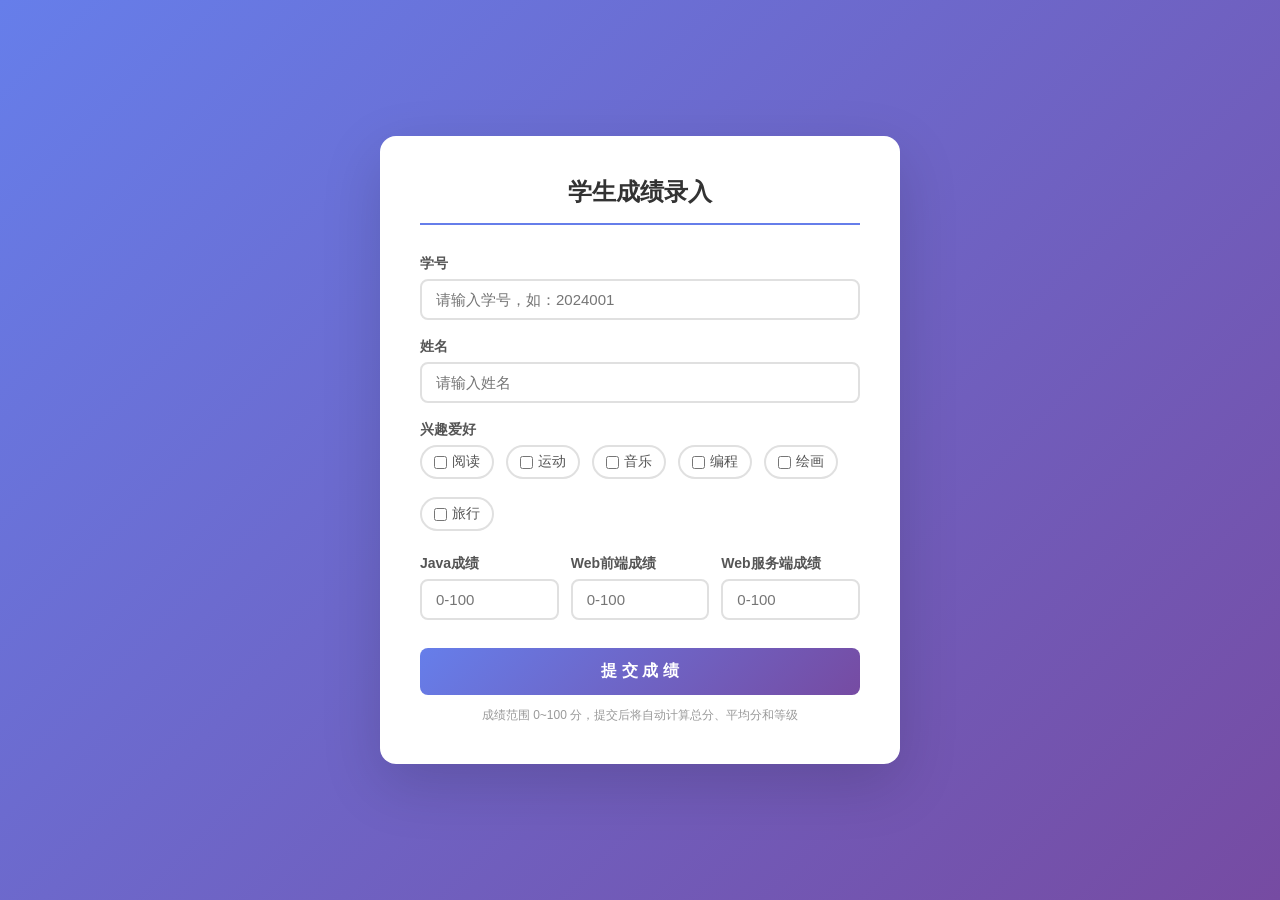
<file: web/score.html>
<!DOCTYPE html>
<html lang="zh-CN">
<head>
    <meta charset="UTF-8">
    <meta name="viewport" content="width=device-width, initial-scale=1.0">
    <title>学生成绩录入系统</title>
    <style>
        * {
            margin: 0;
            padding: 0;
            box-sizing: border-box;
        }

        body {
            font-family: "Microsoft YaHei", "PingFang SC", sans-serif;
            background: linear-gradient(135deg, #667eea 0%, #764ba2 100%);
            min-height: 100vh;
            display: flex;
            justify-content: center;
            align-items: center;
            padding: 20px;
        }

        .container {
            background: #fff;
            border-radius: 16px;
            box-shadow: 0 20px 60px rgba(0, 0, 0, 0.15);
            padding: 40px;
            width: 100%;
            max-width: 520px;
        }

        h1 {
            text-align: center;
            color: #333;
            font-size: 24px;
            margin-bottom: 30px;
            padding-bottom: 15px;
            border-bottom: 2px solid #667eea;
        }

        .form-group {
            margin-bottom: 18px;
        }

        label {
            display: block;
            font-size: 14px;
            color: #555;
            margin-bottom: 6px;
            font-weight: 600;
        }

        input[type="text"],
        input[type="number"] {
            width: 100%;
            padding: 10px 14px;
            border: 2px solid #e0e0e0;
            border-radius: 8px;
            font-size: 15px;
            transition: border-color 0.3s;
            outline: none;
        }

        input[type="text"]:focus,
        input[type="number"]:focus {
            border-color: #667eea;
        }

        .hobby-group {
            display: flex;
            flex-wrap: wrap;
            gap: 12px;
            margin-top: 6px;
        }

        .hobby-group label {
            display: flex;
            align-items: center;
            gap: 5px;
            font-weight: normal;
            font-size: 14px;
            cursor: pointer;
            padding: 6px 12px;
            border: 2px solid #e0e0e0;
            border-radius: 20px;
            transition: all 0.2s;
        }

        .hobby-group label:hover {
            border-color: #667eea;
            background: #f0f0ff;
        }

        .hobby-group input[type="checkbox"] {
            accent-color: #667eea;
        }

        .score-row {
            display: flex;
            gap: 12px;
        }

        .score-row .form-group {
            flex: 1;
        }

        .btn-submit {
            width: 100%;
            padding: 13px;
            background: linear-gradient(135deg, #667eea, #764ba2);
            color: #fff;
            border: none;
            border-radius: 8px;
            font-size: 16px;
            font-weight: 600;
            cursor: pointer;
            margin-top: 10px;
            transition: opacity 0.3s, transform 0.15s;
        }

        .btn-submit:hover {
            opacity: 0.9;
            transform: translateY(-1px);
        }

        .btn-submit:active {
            transform: translateY(0);
        }

        .hint {
            text-align: center;
            color: #999;
            font-size: 12px;
            margin-top: 12px;
        }
    </style>
</head>
<body>
    <div class="container">
        <h1>学生成绩录入</h1>
        <form action="ScoreServlet" method="post">

            <!-- 学号 -->
            <div class="form-group">
                <label for="studentId">学号</label>
                <input type="text" id="studentId" name="studentId"
                       placeholder="请输入学号，如：2024001" required>
            </div>

            <!-- 姓名 -->
            <div class="form-group">
                <label for="studentName">姓名</label>
                <input type="text" id="studentName" name="studentName"
                       placeholder="请输入姓名" required>
            </div>

            <!-- 兴趣爱好（多选） -->
            <div class="form-group">
                <label>兴趣爱好</label>
                <div class="hobby-group">
                    <label><input type="checkbox" name="hobbies" value="阅读"> 阅读</label>
                    <label><input type="checkbox" name="hobbies" value="运动"> 运动</label>
                    <label><input type="checkbox" name="hobbies" value="音乐"> 音乐</label>
                    <label><input type="checkbox" name="hobbies" value="编程"> 编程</label>
                    <label><input type="checkbox" name="hobbies" value="绘画"> 绘画</label>
                    <label><input type="checkbox" name="hobbies" value="旅行"> 旅行</label>
                </div>
            </div>

            <!-- 三门成绩 -->
            <div class="score-row">
                <div class="form-group">
                    <label for="javaScore">Java成绩</label>
                    <input type="number" id="javaScore" name="javaScore"
                           placeholder="0-100" min="0" max="100" required>
                </div>
                <div class="form-group">
                    <label for="webFrontScore">Web前端成绩</label>
                    <input type="number" id="webFrontScore" name="webFrontScore"
                           placeholder="0-100" min="0" max="100" required>
                </div>
                <div class="form-group">
                    <label for="webServerScore">Web服务端成绩</label>
                    <input type="number" id="webServerScore" name="webServerScore"
                           placeholder="0-100" min="0" max="100" required>
                </div>
            </div>

            <button type="submit" class="btn-submit">提 交 成 绩</button>
            <p class="hint">成绩范围 0~100 分，提交后将自动计算总分、平均分和等级</p>
        </form>
    </div>
</body>
</html>
</file>
<file: test1/css/style.css>
:root {
    --primary-color: #2D3748;
    --secondary-color: #4A5568;
    --accent-color: #4299E1;
    --background-light: #FFFFFF;
    --background-dark: #1A202C;
    --text-light: #2D3748;
    --text-dark: #F7FAFC;
}

body {
    font-family: 'Noto Sans SC', Tahoma, Arial, Roboto, "Droid Sans", "Helvetica Neue", "Droid Sans Fallback", "Heiti SC", "Hiragino Sans GB", Simsun, sans-serif;
    transition: background-color 0.3s ease;
}

.dark-mode {
    background-color: var(--background-dark);
    color: var(--text-dark);
}

.light-mode {
    background-color: var(--background-light);
    color: var(--text-light);
}

.sidebar {
    transform: translateX(-100%);
    transition: transform 0.3s ease;
}

.sidebar.active {
    transform: translateX(0);
}

/* 通用动画效果 */
.hover-lift {
    transition: transform 0.3s ease, box-shadow 0.3s ease;
}

.hover-lift:hover {
    transform: translateY(-5px);
    box-shadow: 0 10px 20px rgba(0, 0, 0, 0.1);
}

/* 通用按钮样式 */
.btn {
    padding: 0.5rem 1rem;
    border-radius: 0.5rem;
    transition: all 0.3s ease;
    cursor: pointer;
}

.btn-primary {
    background-color: var(--accent-color);
    color: white;
}

.btn-primary:hover {
    background-color: #3182ce;
}

/* 通用卡片样式 */
.card {
    background-color: var(--background-light);
    border-radius: 0.5rem;
    box-shadow: 0 4px 6px rgba(0, 0, 0, 0.1);
    overflow: hidden;
}

.dark-mode .card {
    background-color: var(--background-dark);
}
</file>
<file: test1/css/cooperation.css>
:root {
    --primary-color: #2D3748;
    --secondary-color: #4A5568;
    --accent-color: #4299E1;
    --background-light: #FFFFFF;
    --background-dark: #1A202C;
    --text-light: #2D3748;
    --text-dark: #F7FAFC;
}

body {
    font-family: 'Noto Sans SC', Tahoma, Arial, Roboto, "Droid Sans", "Helvetica Neue", "Droid Sans Fallback", "Heiti SC", "Hiragino Sans GB", Simsun, sans-serif;
    transition: background-color 0.3s ease;
}

.dark-mode {
    background-color: var(--background-dark);
    color: var(--text-dark);
}

.light-mode {
    background-color: var(--background-light);
    color: var(--text-light);
}

.service-card {
    transition: transform 0.3s ease, box-shadow 0.3s ease;
}

.service-card:hover {
    transform: translateY(-5px);
    box-shadow: 0 10px 20px rgba(0, 0, 0, 0.1);
}

.sidebar {
    transform: translateX(-100%);
    transition: transform 0.3s ease;
}

.sidebar.active {
    transform: translateX(0);
}

.service-image {
    position: relative;
    overflow: hidden;
}

.service-image img {
    transition: transform 0.3s ease;
}

.service-card:hover .service-image img {
    transform: scale(1.05);
}

.service-icon {
    position: absolute;
    top: 1rem;
    right: 1rem;
    background-color: rgba(255, 255, 255, 0.9);
    color: var(--accent-color);
    width: 3rem;
    height: 3rem;
    border-radius: 50%;
    display: flex;
    align-items: center;
    justify-content: center;
    font-size: 1.5rem;
    box-shadow: 0 2px 4px rgba(0, 0, 0, 0.1);
    transition: transform 0.3s ease;
}

.service-card:hover .service-icon {
    transform: scale(1.1);
}

.dark-mode .service-icon {
    background-color: rgba(26, 32, 44, 0.9);
    color: var(--accent-color);
}
</file>
<file: test1/css/materials.css>
/* 素材卡片样式 */
.material-card {
    transition: transform 0.3s ease, box-shadow 0.3s ease;
}

.material-card:hover {
    transform: translateY(-5px);
    box-shadow: 0 10px 20px rgba(0, 0, 0, 0.1);
}

.material-preview {
    position: relative;
    padding-top: 56.25%; /* 16:9 比例 */
    overflow: hidden;
}

.material-preview img {
    position: absolute;
    top: 0;
    left: 0;
    width: 100%;
    height: 100%;
    object-fit: cover;
}

.material-preview .play-icon {
    position: absolute;
    top: 50%;
    left: 50%;
    transform: translate(-50%, -50%);
    color: white;
    font-size: 2rem;
    opacity: 0;
    transition: opacity 0.3s ease;
}

.material-card:hover .play-icon {
    opacity: 1;
}

/* 筛选标签样式 */
.filter-tag {
    transition: all 0.3s ease;
}

.filter-tag:hover {
    background-color: var(--accent-color);
    color: white;
}

.filter-tag.active {
    background-color: var(--accent-color);
    color: white;
}

/* 搜索框样式 */
.search-container {
    position: relative;
    max-width: 48rem;
    margin: 0 auto;
}

.search-input {
    width: 100%;
    padding: 1rem 3rem 1rem 1.5rem;
    border-radius: 0.5rem;
    border: 1px solid #e2e8f0;
    font-size: 1.125rem;
    transition: all 0.3s ease;
}

.search-input:focus {
    outline: none;
    border-color: var(--accent-color);
    box-shadow: 0 0 0 3px rgba(66, 153, 225, 0.2);
}

.search-button {
    position: absolute;
    right: 1rem;
    top: 50%;
    transform: translateY(-50%);
    color: #a0aec0;
    transition: color 0.3s ease;
}

.search-button:hover {
    color: #4a5568;
}

/* 分页样式 */
.pagination {
    display: flex;
    justify-content: center;
    gap: 0.5rem;
    margin-top: 3rem;
}

.pagination-button {
    padding: 0.5rem 1rem;
    border-radius: 0.5rem;
    border: 1px solid #e2e8f0;
    transition: all 0.3s ease;
}

.pagination-button:hover {
    background-color: #f7fafc;
}

.pagination-button.active {
    background-color: var(--accent-color);
    color: white;
    border-color: var(--accent-color);
}

/* 深色模式适配 */
.dark-mode .search-input {
    background-color: #2d3748;
    border-color: #4a5568;
    color: #f7fafc;
}

.dark-mode .search-input:focus {
    border-color: var(--accent-color);
    box-shadow: 0 0 0 3px rgba(66, 153, 225, 0.3);
}

.dark-mode .pagination-button {
    border-color: #4a5568;
    color: #f7fafc;
}

.dark-mode .pagination-button:hover {
    background-color: #2d3748;
}
</file>
